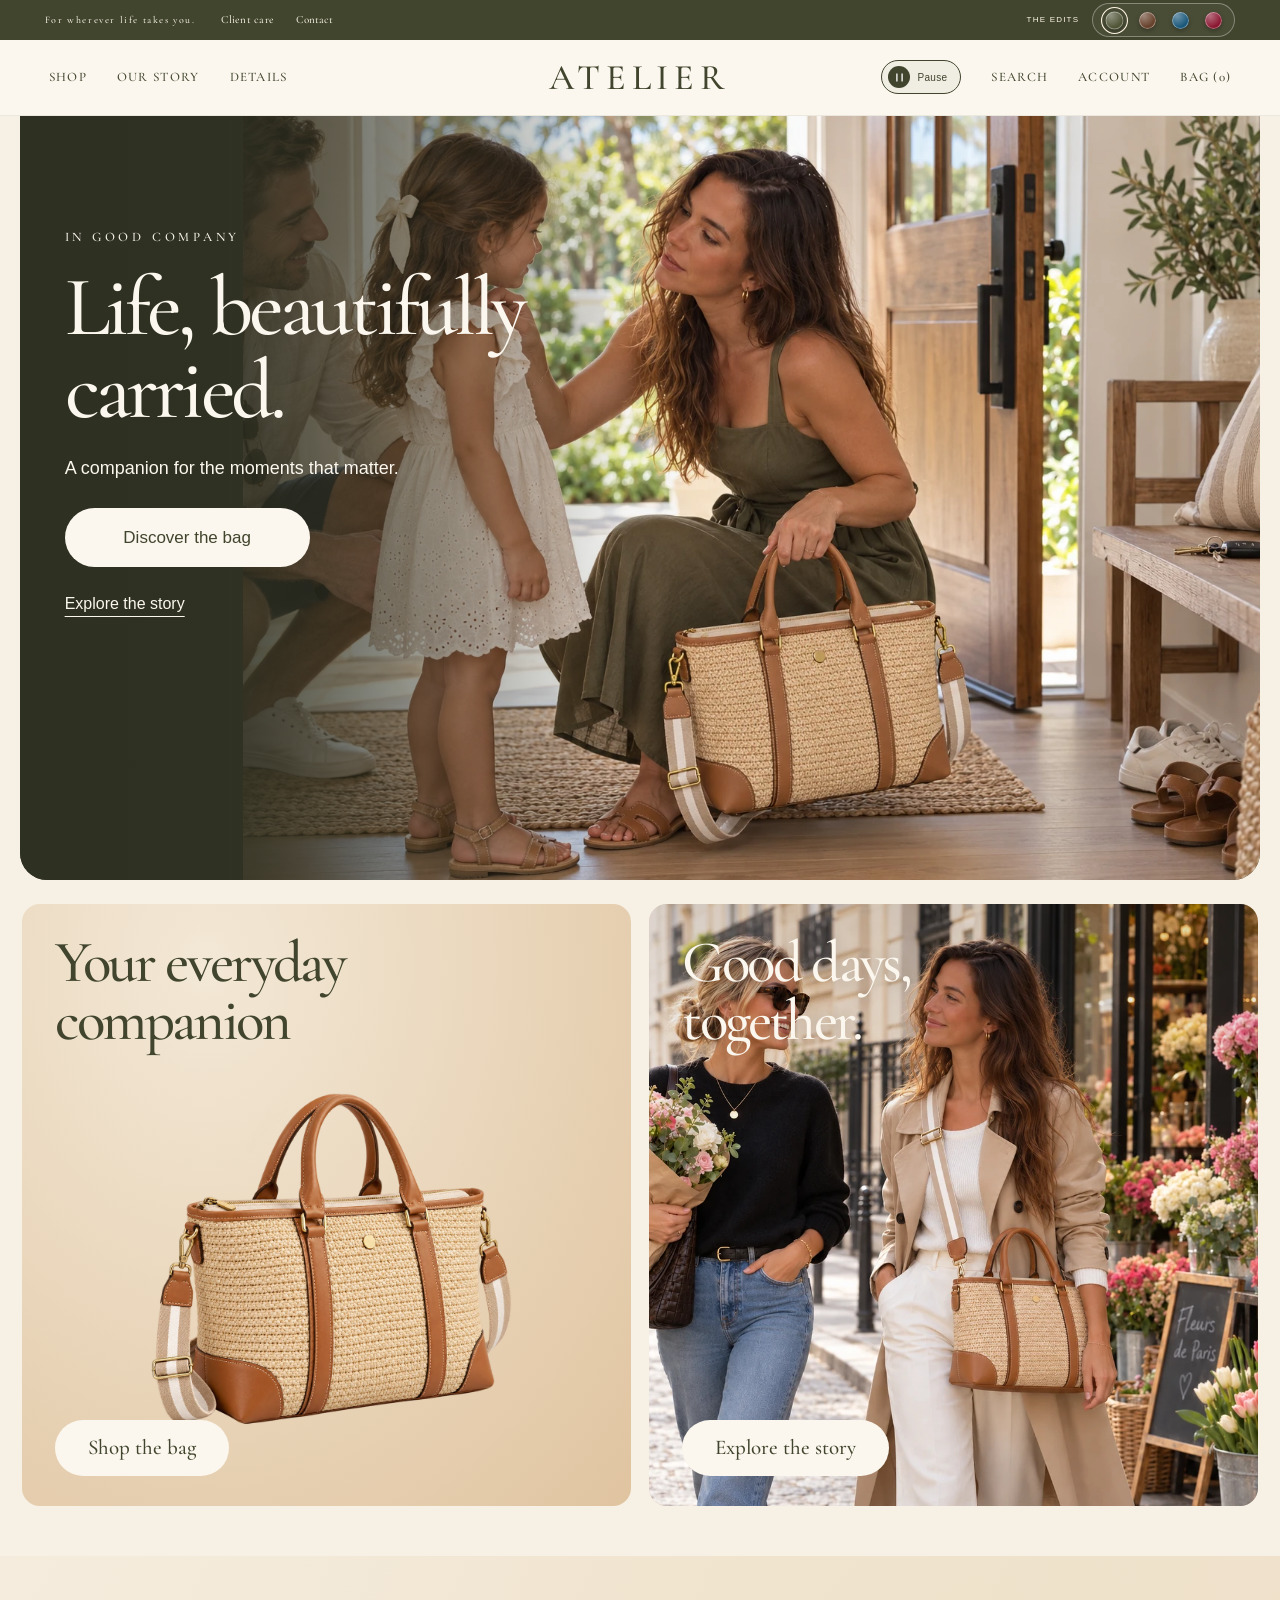
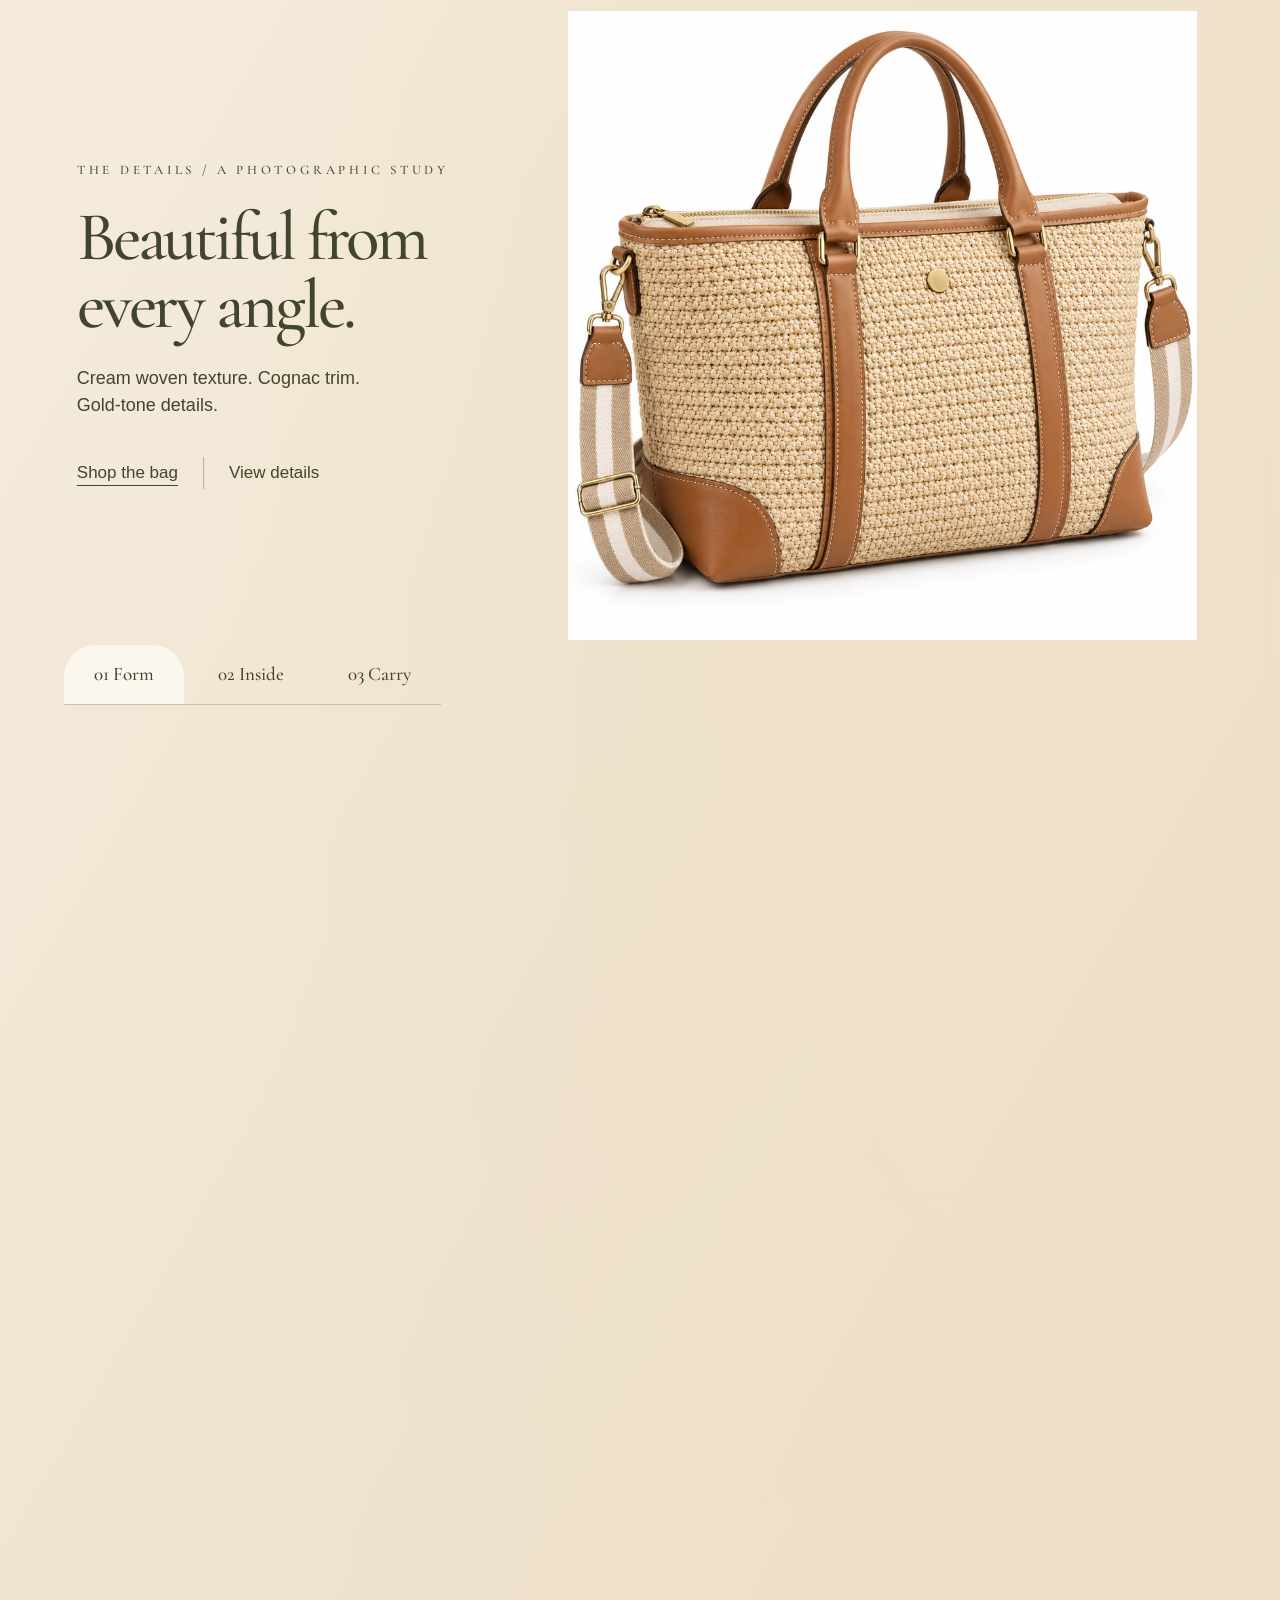
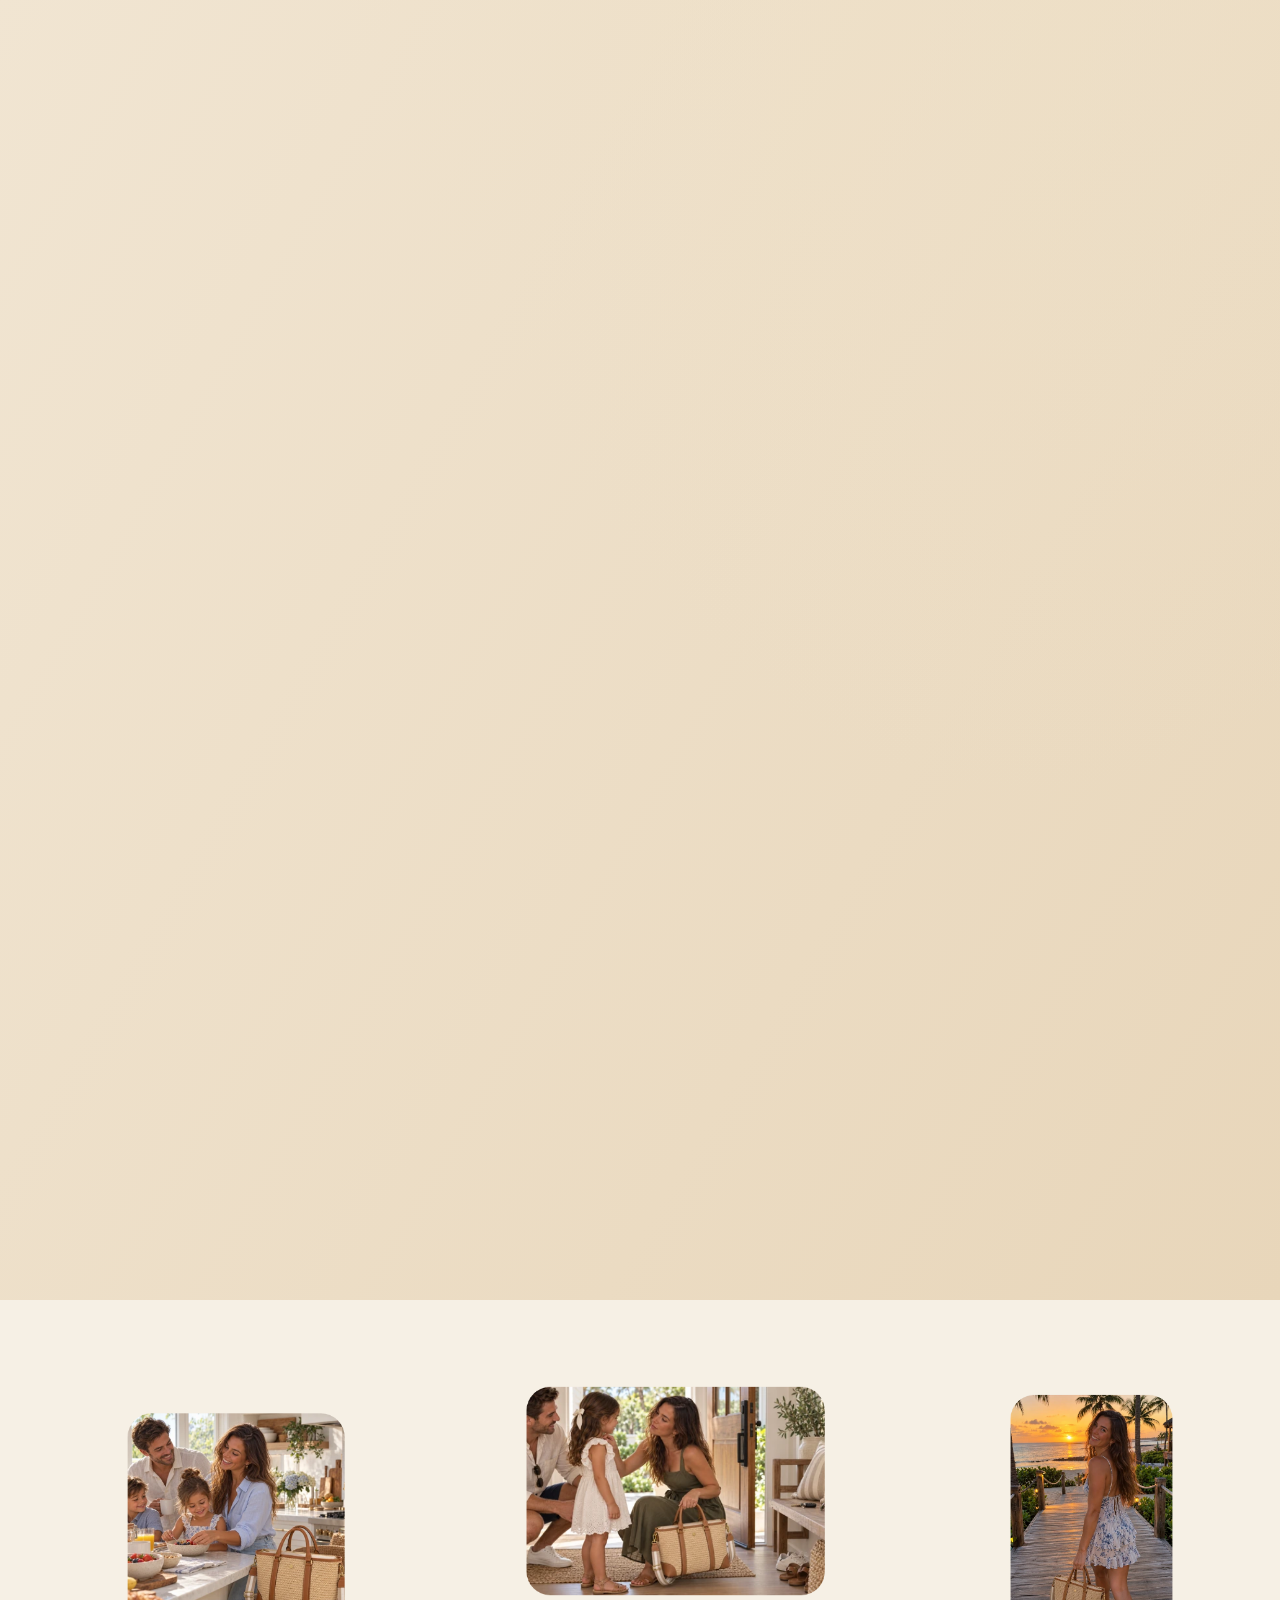
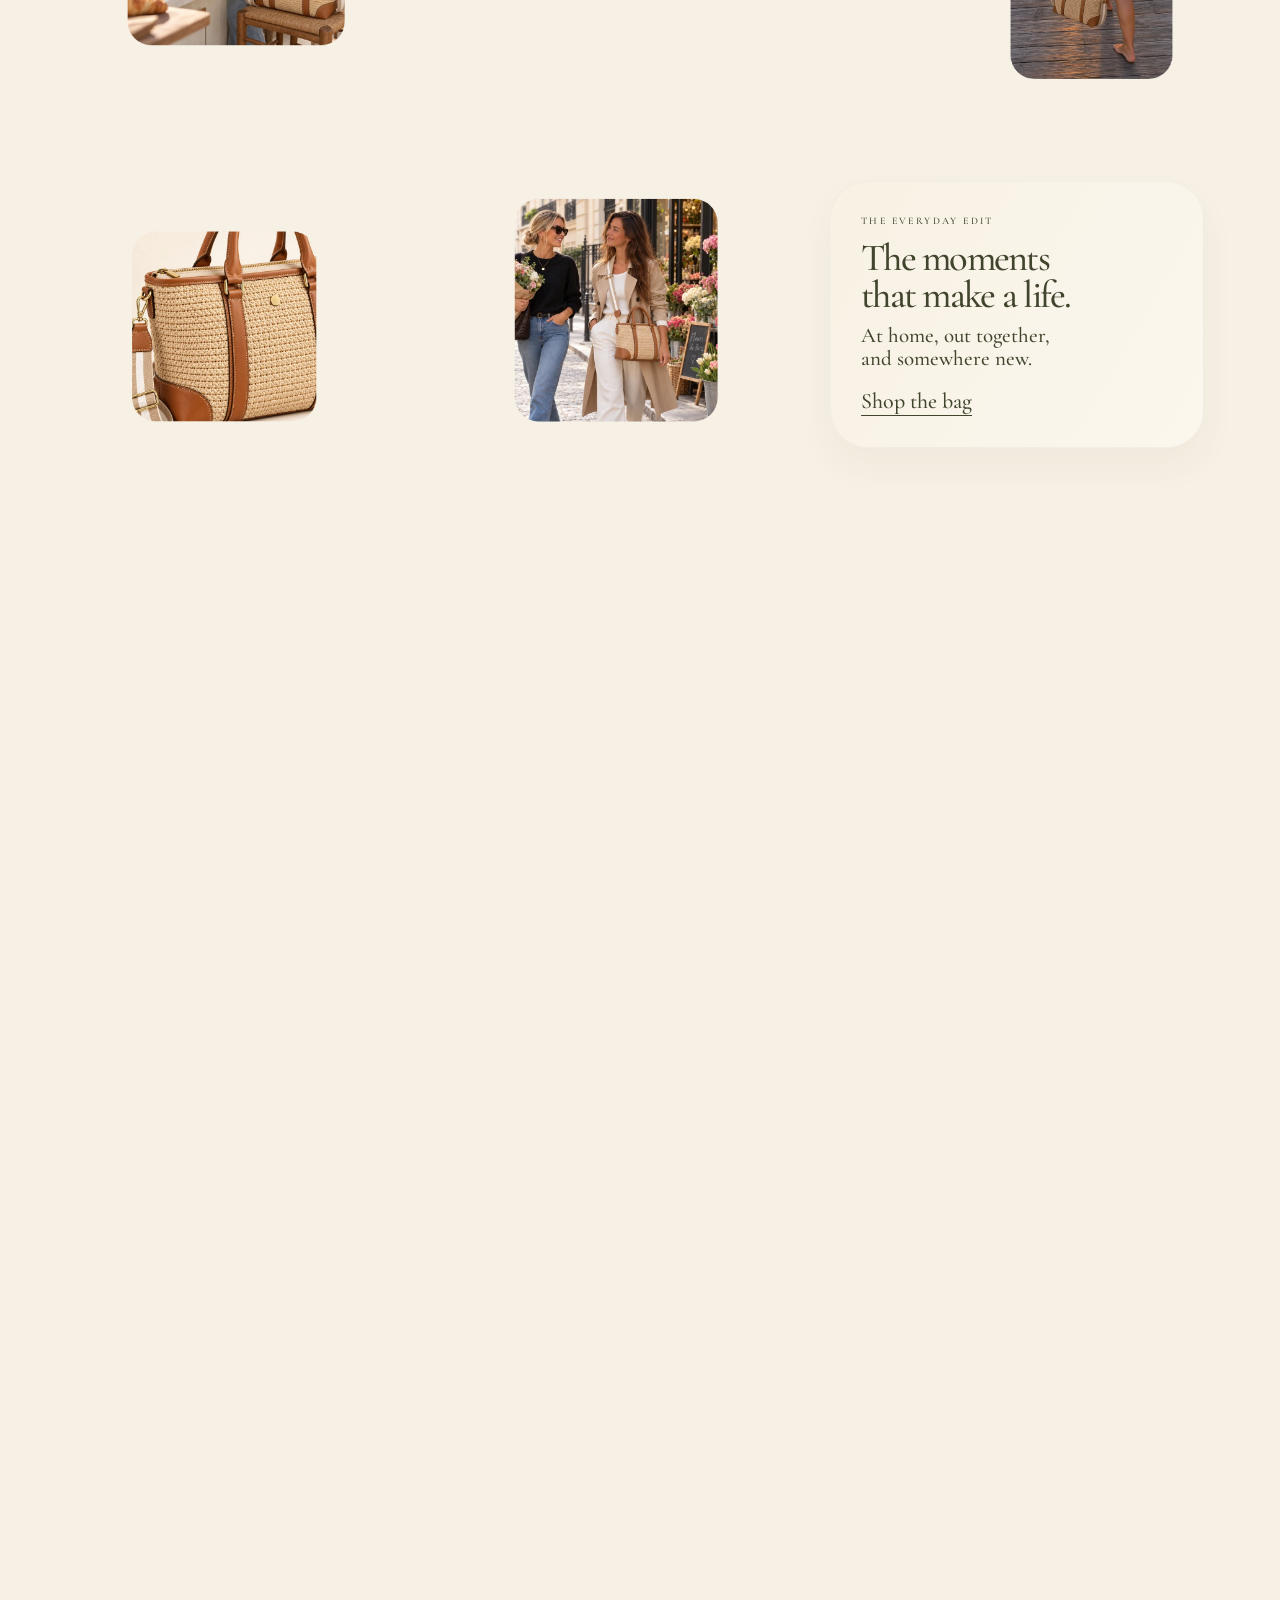
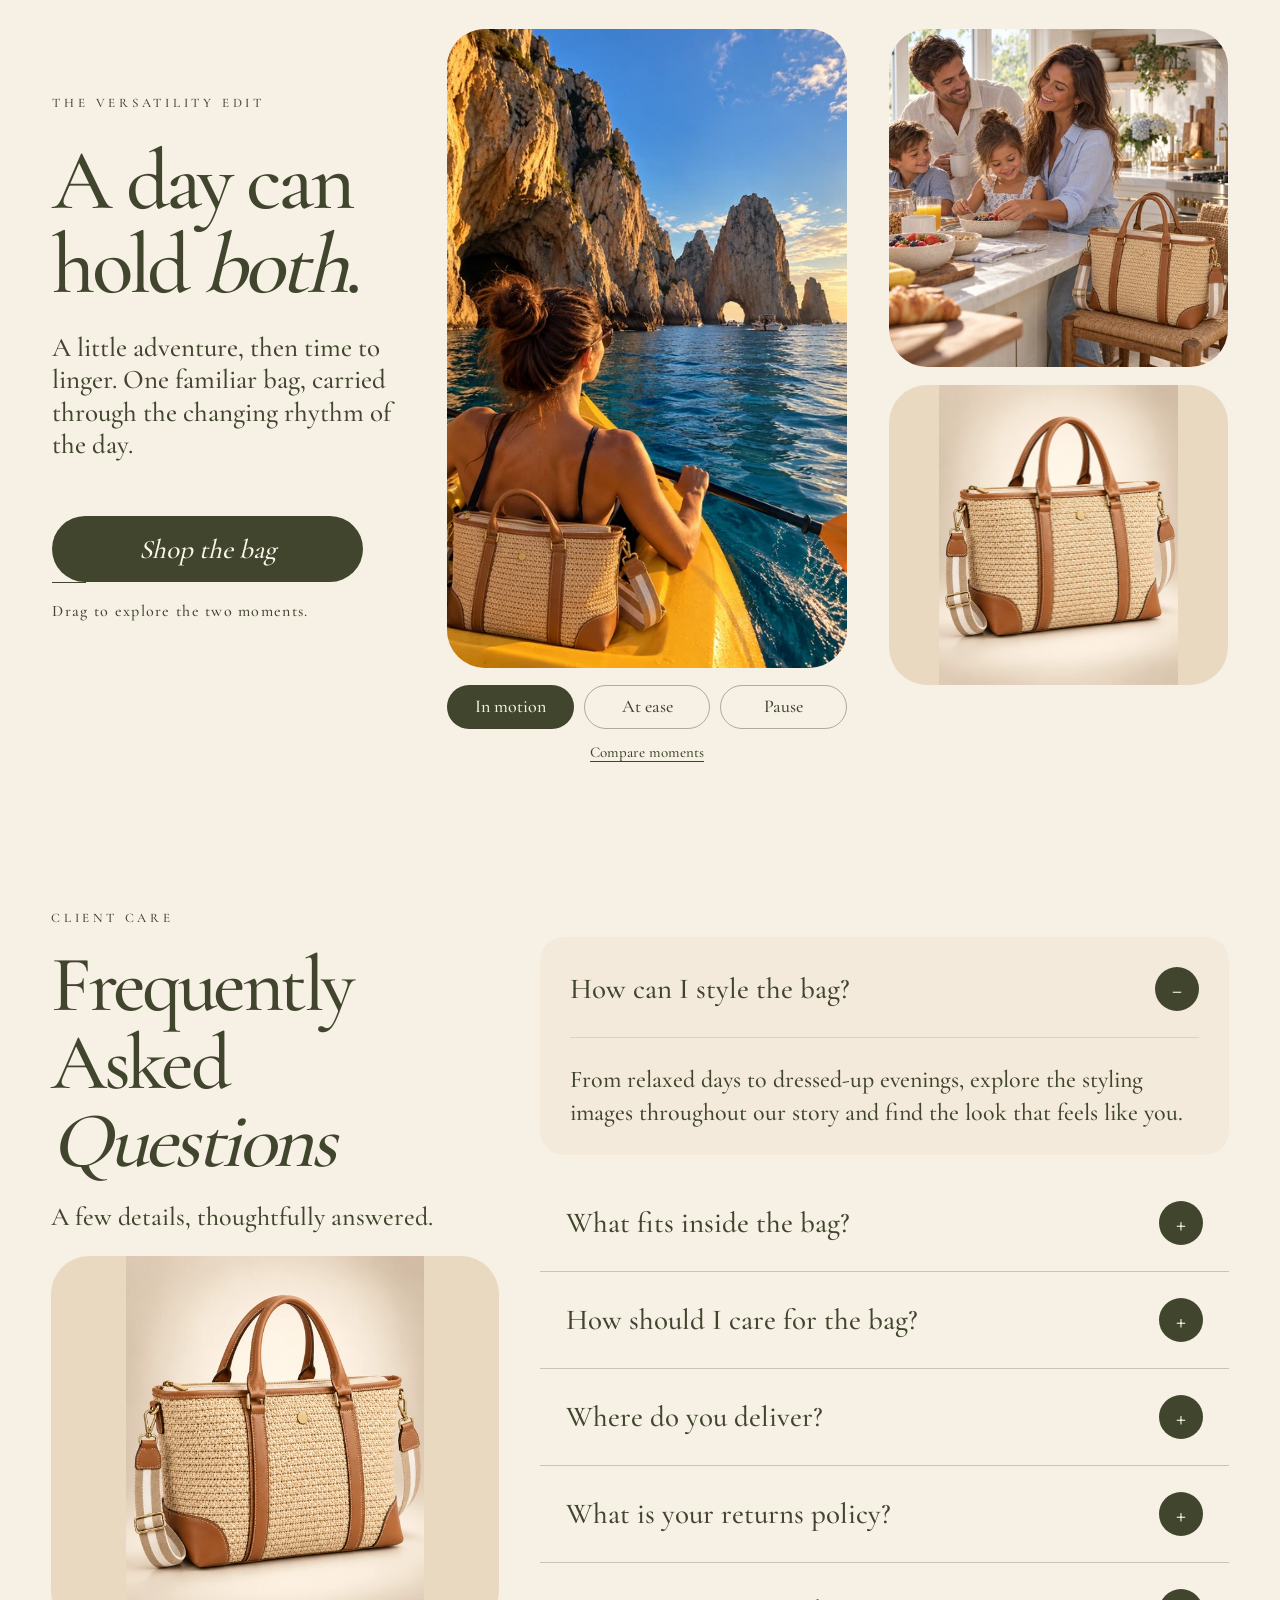
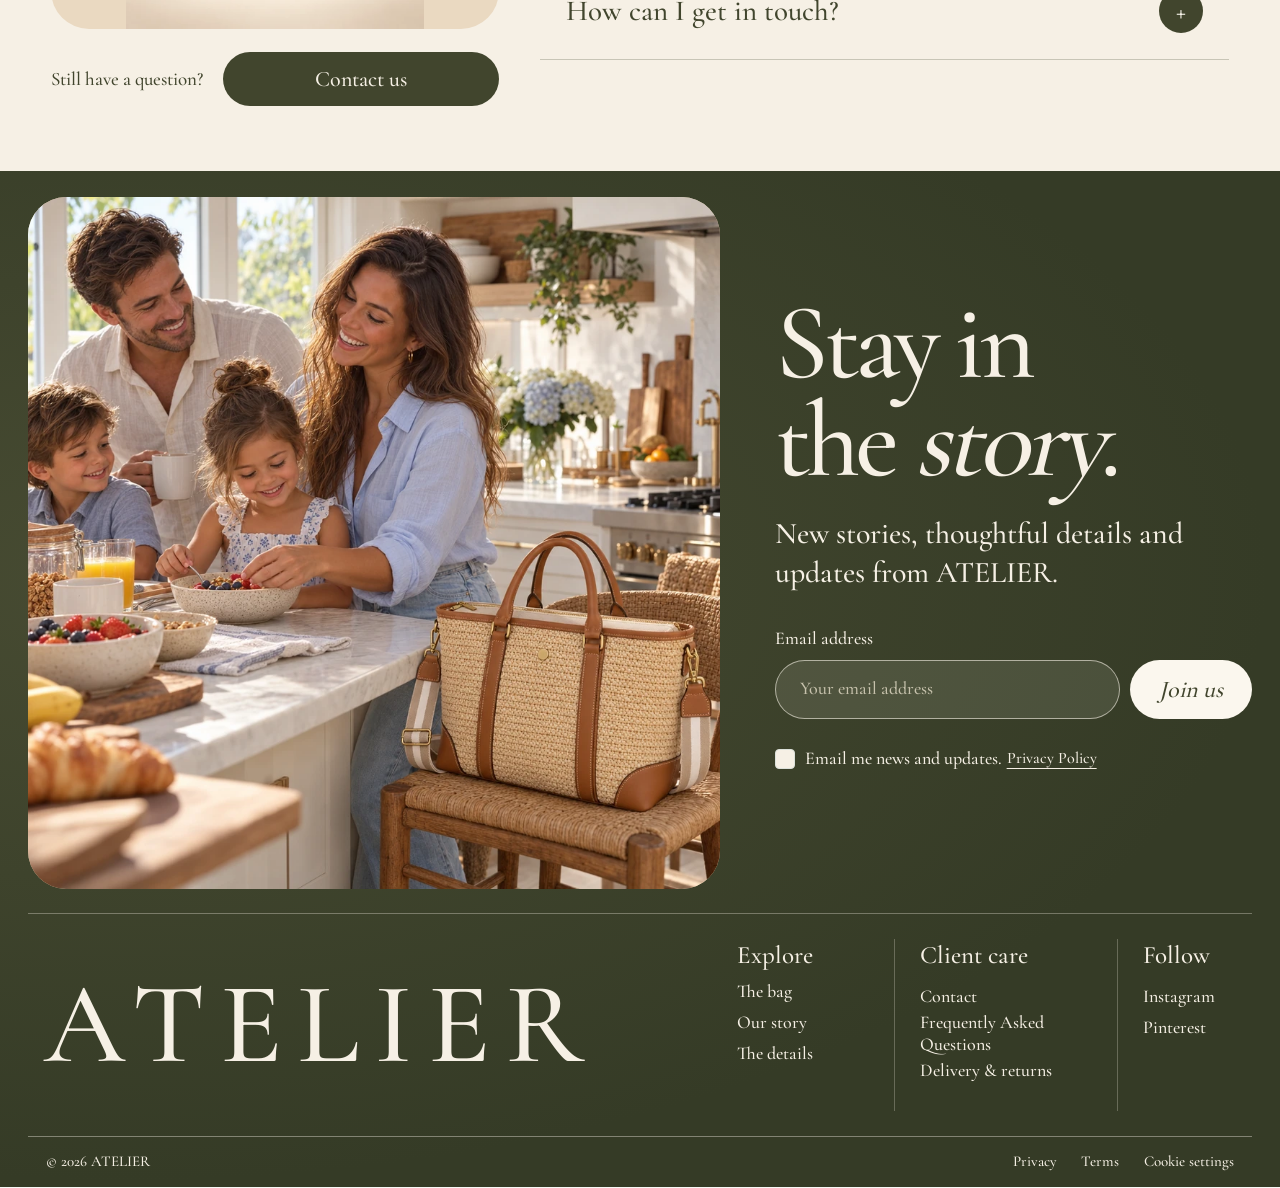
<file: templates/atelier/index.html>
<!doctype html><html lang="en"><head><script>if(location.pathname==="/")history.replaceState(null,"","/templates/coralia");</script><meta name="description" content="Explore Coralia through Residence, Design, Horizon and Legacy: four perspectives on a planned residential destination along Santo Domingo Este’s Caribbean waterfront."><meta charset="UTF-8"/><meta name="viewport" content="width=device-width, initial-scale=1.0"/><meta name="theme-color" content="#172e2a"/><title>Coralia Santo Domingo | Residences by the Caribbean</title>  <script type="module" crossorigin src="/assets/index-Ca_wF8Ws.js"></script>
  <link rel="stylesheet" crossorigin href="/assets/index-BcusOrrp.css">
</head><body><div id="root"></div></body></html>
</file>
<file: assets/index-BcusOrrp.css>
.ai-mode-picker{background:#eef0e9;border:1px solid #d9dfd4;border-radius:9px;flex-wrap:wrap;gap:8px;margin:0 0 20px;padding:5px;display:flex}.ai-mode-picker button{color:#294035;min-width:140px;font:inherit;cursor:pointer;background:0 0;border:1px solid #0000;border-radius:6px;flex:1;padding:12px 15px;font-size:13px;font-weight:700}.ai-mode-picker button[aria-pressed=true]{background:#fff;border-color:#bacbb8;box-shadow:0 2px 7px #1836210c}.ai-mode-note{color:#697466;font-size:12px;line-height:1.7}.ai-creation{border-top:1px solid #d9dfd4;margin-top:44px;padding-top:36px}.ai-section-heading{max-width:740px;margin-bottom:24px}.ai-section-heading h2{margin:9px 0;font-size:30px;line-height:1.2}.ai-section-heading>p:last-child{color:#626d60;line-height:1.7}.ai-setup-note{color:#43513e;background:#f3f3eb;border:1px solid #d7ddd1;border-radius:8px;max-width:820px;margin:16px 0 18px;padding:16px 18px}.ai-setup-note.available{background:#edf4eb;border-color:#c9d8c3}.ai-setup-note strong{font-size:14px}.ai-setup-note p{margin:6px 0;font-size:13px;line-height:1.65}.ai-setup-note small{font-size:11px;line-height:1.5;display:block}.ai-error{color:#7b3626;overflow-wrap:anywhere;background:#fff0ec;border-left:3px solid #a44934;padding:12px 16px;font-size:13px;line-height:1.6}.ai-input-hint{color:#69542d;background:#faf4e6;border-radius:5px;padding:11px 13px;font-size:12px;line-height:1.6}.ai-run-chooser{color:#596252;max-width:650px;margin:22px 0 15px;font-size:12px;display:block}.ai-run-chooser select{color:#273d30;width:100%;min-height:42px;font:inherit;background:#fff;border:1px solid #ced5c8;border-radius:5px;margin-top:6px;padding:8px;display:block}.ai-run-status{background:#fff;border:1px solid #d5ddd1;border-radius:9px;max-width:900px;margin-top:22px;padding:19px 22px}.ai-run-status>div:first-child{align-items:center;gap:8px;font-size:14px;display:flex}.ai-status-dot{background:#75916a;border-radius:50%;flex-shrink:0;width:7px;height:7px;display:inline-block}.ai-status-dot.working{box-shadow:0 0 0 4px #e1ebdb}.ai-run-status>p{color:#4d5e4c;margin:9px 0;font-size:13px;line-height:1.7}.ai-run-status>.ai-stage{color:#737d6c;margin-bottom:12px;font-size:11px;display:block}.ai-run-status>small:last-of-type{max-width:620px;margin-top:9px;font-size:11px;line-height:1.55;display:block}.ai-retry{border-top:1px solid #e0e5db;margin-top:13px;padding-top:12px}.ai-retry .checkbox-label{align-items:flex-start;gap:9px;margin-bottom:10px;font-size:12px;line-height:1.6;display:flex}.ai-retry input{flex-shrink:0;width:15px;height:15px;margin-top:4px}.ai-developer-details{color:#667160;border-top:1px solid #e0e5db;margin-top:18px;padding-top:12px;font-size:11px}.ai-developer-details summary{cursor:pointer}.ai-developer-details dl{grid-template-columns:80px 1fr;gap:6px;margin:13px 0;display:grid}.ai-developer-details dd{overflow-wrap:anywhere;margin:0}.ai-developer-details pre{white-space:pre-wrap;overflow-wrap:anywhere;background:#f6f7f3;max-height:240px;padding:10px;font-size:10px;overflow:auto}.ai-direction-grid{grid-template-columns:repeat(3,minmax(0,1fr));gap:20px;margin-top:25px;display:grid}.ai-direction-card{background:#fff;border:1px solid #d7ded1;border-radius:8px;min-width:0;overflow:hidden}.ai-direction-card.selected{outline-offset:2px;outline:2px solid #42684a}.ai-direction-choice{text-align:left;color:#263e2f;cursor:pointer;width:100%;font:inherit;background:#fff;border:0;border-bottom:1px solid #e0e5db;justify-content:space-between;align-items:center;gap:10px;padding:16px;display:flex}.ai-direction-choice>span{color:#6a7662;font-size:10px}.ai-direction-choice strong{font-size:14px;line-height:1.3}.ai-direction-preview{background:#eef1e7;height:290px;position:relative;overflow:hidden;container-type:inline-size}.ai-direction-preview>div{transform-origin:0 0;width:1100px;transform:scale(.3)}.ai-direction-card>p{color:#586550;margin:18px 0 22px;padding:0 17px;font-size:13px;line-height:1.7}.ai-candidate-actions{justify-content:space-between;align-items:center;gap:24px;margin:5px 0 15px;padding:24px 0;display:flex}.ai-candidate-actions>p{color:#5e6a55;max-width:590px;font-size:13px;line-height:1.7}.ai-candidate-actions>div{flex-wrap:wrap;gap:9px;display:flex}.ai-candidate-preview{background:#eef1e7;border:1px solid #d1d9cb;border-radius:9px;min-width:0;margin-top:25px;overflow:hidden}.ai-preview-toolbar{background:#f7f9f3;border-bottom:1px solid #d1d9cb;justify-content:space-between;align-items:center;gap:10px;padding:12px 16px;display:flex}.ai-preview-toolbar>strong{color:#47603c;font-size:12px}.ai-preview-scroll{height:620px;padding:20px;overflow:auto}.ai-preview-scroll>div{width:100%;min-height:100%;margin:0 auto;box-shadow:0 5px 22px #273d3020}.ai-preview-mobile>div{width:390px;max-width:100%}.ai-preview-note{color:#65745a;margin:13px 0;padding:0 15px;font-size:11px;line-height:1.5}.ai-section-edit{border-top:1px solid #d8dfd2;margin:25px -1px 0;padding-top:23px}.ai-section-edit h3{color:#2b4032;margin:6px 0 10px;font-size:19px}.ai-section-edit>p:not(.eyebrow){color:#626e59;font-size:12px;line-height:1.7}.ai-section-edit>label{font-size:12px}.ai-section-edit textarea{resize:vertical;min-height:100px}.ai-section-edit .ai-setup-note{margin:14px 0;padding:12px}.ai-section-edit .ai-run-status{margin-top:17px;padding:13px 12px}.ai-section-edit .ai-run-status>div:first-child,.ai-section-edit .ai-run-status>p{font-size:12px}.ai-section-edit .ai-run-chooser{margin-top:18px}.ai-section-edit .ai-comparison-caption{color:#3a4e33;margin:20px 0 9px;font-size:11px;font-weight:700}.ai-comparison{border:1px solid #d7dfd1;border-radius:6px;font-size:11px;overflow:hidden}.ai-comparison-header{background:#eef3e9;grid-template-columns:1fr 1fr;gap:8px;padding:10px;display:grid}.ai-comparison-header h4{color:#4c5e41;margin:0;font-size:10px;font-weight:700}.ai-comparison-row{border-top:1px solid #dfe5d9;grid-template-columns:1fr 1fr;gap:0 9px;padding:10px;display:grid}.ai-comparison-row>strong{text-transform:uppercase;letter-spacing:.06em;color:#5f7155;grid-column:1/-1;font-size:10px}.ai-comparison-row p{overflow-wrap:anywhere;white-space:pre-wrap;color:#394c30;margin:6px 0 0;line-height:1.6}.ai-comparison-row p>span{display:none}.ai-comparison>p{padding:11px;font-size:12px}.ai-edit-preview{color:#435c39;margin-top:17px;font-size:12px}.ai-edit-preview summary{cursor:pointer}.ai-edit-preview .ai-candidate-preview{margin-top:12px}.ai-edit-preview .ai-preview-toolbar{flex-wrap:wrap;padding:10px}.ai-edit-preview .ai-preview-scroll{height:400px;padding:0}.ai-edit-preview .ai-preview-scroll>div{min-width:0}.ai-edit-preview .ai-preview-note{font-size:10px}.ai-edit-actions{flex-direction:column;gap:8px;margin-top:17px;display:flex}.ai-edit-actions button{justify-content:center;width:100%}.ai-section-edit :is(.primary,.secondary){white-space:normal;text-align:center}.ai-creation button:focus-visible,.ai-section-edit :is(button,summary):focus-visible{outline-offset:3px;outline:3px solid #4a8358}.ai-creation button:disabled,.ai-section-edit button:disabled{cursor:not-allowed;opacity:.55}@supports (width:1cqw){.ai-direction-preview>div{transform:scale(calc(100cqw / 1100px))}}@media (width<=1000px){.ai-direction-grid{gap:13px}.ai-direction-preview{height:230px}.ai-direction-choice{gap:6px;padding:12px}.ai-direction-choice strong{font-size:12px}.ai-candidate-actions{flex-direction:column;align-items:flex-start;gap:10px}}@media (width<=700px){.ai-creation{margin-top:30px;padding-top:25px}.ai-section-heading h2{font-size:25px}.ai-direction-grid{grid-template-columns:1fr;gap:20px}.ai-direction-preview{height:315px}.ai-direction-choice strong{font-size:15px}.ai-direction-choice,.ai-run-status{padding:16px}.ai-candidate-actions>div{width:100%}.ai-candidate-actions button{justify-content:center;width:100%}.ai-preview-scroll{height:560px;padding:0}.ai-preview-toolbar{flex-wrap:wrap}.ai-preview-toolbar>strong{font-size:11px}.ai-preview-mobile>div{max-width:100%}.ai-creation>.primary{justify-content:center;width:100%}.ai-section-edit{margin-top:24px}}.ai-run-status>.ai-stage{color:#53604a}.storefront.sf-ai{--ai-paper:#f6f4eb;--ai-ink:#183d33;--ai-accent:#dce8d2;--ai-edge:#bdcabb;color:var(--ai-ink);background:var(--ai-paper);container-type:inline-size}.sf-ai.ai-palette-ink{--ai-paper:#f4f5f5;--ai-ink:#202b3b;--ai-accent:#e0e7ee;--ai-edge:#b9c4cf}.sf-ai.ai-palette-clay{--ai-paper:#fcf1e7;--ai-ink:#623628;--ai-accent:#eed2b7;--ai-edge:#d1aa91}.sf-ai :is(.sf-announcement,.sf-primary){color:var(--ai-paper);background:var(--ai-ink)}.sf-ai :is(.sf-nav,.sf-footer,.sf-section,.sf-subpage){color:var(--ai-ink);background:var(--ai-paper)}.sf-ai :is(.sf-nav,.sf-footer){border-color:var(--ai-edge)}.sf-ai .sf-section:nth-child(2n){background:var(--ai-accent)}.storefront.sf-ai.ai-type-sans :is(h1,h2,h3,.sf-brand){letter-spacing:-.035em;font-family:Inter,-apple-system,BlinkMacSystemFont,Segoe UI,sans-serif}.storefront.sf-ai.ai-type-serif :is(h1,h2,.sf-brand){font-family:Georgia,Times New Roman,serif}.sf-ai :is(h1,h2,h3,p,strong,button,span){overflow-wrap:anywhere}.sf-ai :is(.sf-hero-copy,.sf-story-copy,.sf-product-caption)>*{max-width:100%}.sf-ai .sf-hero.layout-stack{flex-direction:column;min-height:0;display:flex}.sf-ai .sf-hero.layout-stack .sf-hero-copy{text-align:center;align-self:center;max-width:900px;padding:65px 7%}.sf-ai .sf-hero.layout-stack .sf-hero-image{width:100%;height:390px;max-height:55cqw}.sf-ai .sf-hero.layout-wide{grid-template-columns:1.4fr 1fr;align-items:center;gap:35px;min-height:440px;padding:45px 5%;display:grid}.sf-ai .sf-hero.layout-wide .sf-hero-copy{padding:10px 0}.sf-ai .sf-hero.layout-wide .sf-hero-image{border-radius:50% 50% 3px 3px;width:100%;height:360px}.sf-ai .sf-story.layout-stack{flex-direction:column;align-items:stretch;display:flex}.sf-ai .sf-story.layout-stack .sf-story-image{object-fit:cover;width:100%;max-height:420px}.sf-ai .sf-story.layout-stack .sf-story-copy{max-width:760px;padding:35px 0 0}.sf-ai .sf-story.layout-wide{grid-template-columns:1.4fr 1fr;align-items:center;gap:45px;display:grid}.sf-ai .sf-story.layout-wide .sf-story-image{object-fit:cover;width:100%;height:340px}.sf-ai .sf-story.layout-wide .sf-story-copy{padding:0}.sf-ai .sf-products.layout-split .sf-product-grid{grid-template-columns:1fr}.sf-ai .sf-products.layout-split .sf-product-card{text-align:left;border-bottom:1px solid var(--ai-edge);grid-template-columns:minmax(0,.75fr) minmax(0,1.25fr);align-items:center;gap:24px;padding-bottom:24px;display:grid}.sf-ai .sf-products.layout-split .sf-product-card>:is(img,.image-fallback){object-fit:cover;grid-row:1/3;width:100%;height:240px}.sf-ai .sf-products.layout-split .sf-card-link{margin:0}.sf-ai .sf-products.layout-stack .sf-product-grid{grid-template-columns:repeat(2,minmax(0,1fr))}.sf-ai .sf-products.layout-wide .sf-product-grid{grid-template-columns:repeat(3,minmax(0,1fr))}.sf-ai .sf-specs.layout-stack .sf-facts{grid-template-columns:1fr;display:grid}.sf-ai .sf-specs.layout-split .sf-facts{grid-template-columns:repeat(2,minmax(0,1fr));display:grid}.sf-ai.ai-density-compact :is(.sf-products,.sf-specs,.sf-faq),.sf-ai.ai-density-compact .sf-hero-copy{padding-top:35px;padding-bottom:35px}.sf-ai.ai-density-compact .sf-section-heading{margin-bottom:22px}.sf-ai :is(.sf-product-card,.sf-facts>div,.sf-product-detail>div){min-width:0}@container (width<=650px){.sf-ai .sf-hero.layout-wide,.sf-ai .sf-story.layout-wide{grid-template-columns:1fr;gap:24px;padding:30px 6%}.sf-ai .sf-hero.layout-stack .sf-hero-copy{padding:38px 6%}.sf-ai .sf-hero.layout-wide .sf-hero-image{border-radius:0;height:280px}.sf-ai .sf-story.layout-wide .sf-story-image{height:260px}.sf-ai .sf-products:is(.layout-stack,.layout-wide) .sf-product-grid,.sf-ai .sf-specs.layout-split .sf-facts{grid-template-columns:1fr}.sf-ai .sf-products.layout-split .sf-product-card{grid-template-columns:1fr;gap:12px}.sf-ai .sf-products.layout-split .sf-product-card>:is(img,.image-fallback){aspect-ratio:1.2;grid-row:auto;height:auto}}.storefront.sf-ai .sf-hero.layout-wide .sf-hero-copy{background:0 0;width:auto;max-width:none;margin:0}.storefront.sf-ai .sf-hero.layout-wide .sf-hero-image{min-height:0;position:static;inset:auto}:root{color:#25352e;font-synthesis:none;--green:#244f3d;--line:#e0e5df;--muted:#788279;background:#f7f8f5;font-family:Inter,-apple-system,BlinkMacSystemFont,Segoe UI,sans-serif;font-weight:400}*{box-sizing:border-box}body{margin:0}button,input,textarea,select{font:inherit}button,a,input,select,textarea{-webkit-tap-highlight-color:transparent}button{cursor:pointer}button:disabled{cursor:not-allowed;opacity:.45}a{color:inherit}button:focus-visible,a:focus-visible,input:focus-visible,textarea:focus-visible,select:focus-visible,summary:focus-visible{outline-offset:3px;outline:3px solid #9eb99e}button{color:inherit}input,textarea,select{color:#293c30;background:#fff;border:1px solid #dce1da;border-radius:6px;width:100%;min-height:42px;padding:11px 12px}textarea{resize:vertical;line-height:1.6}label{font-size:12px;font-weight:600;line-height:1.5;display:block}label>input,label>textarea,label>select{margin-top:7px;margin-bottom:18px}h1,h2,h3,p{margin-top:0}p{line-height:1.65}button{background:0 0;border:0}.primary,.secondary{border-radius:6px;justify-content:center;align-items:center;gap:16px;min-height:40px;padding:11px 17px;font-size:12px;font-weight:600;line-height:1.3;text-decoration:none;display:inline-flex}.primary{background:var(--green);color:#fff;border:1px solid var(--green)}.primary:hover{background:#183e2d}.primary span{margin-left:auto}.secondary{background:#fff;border:1px solid #d9e0d8}.secondary:hover{background:#f0f4ed}.full{width:100%;margin-bottom:10px}.eyebrow{letter-spacing:1.9px;color:#53644a;margin-bottom:15px;font-size:9px;font-weight:700}.app-header{border-bottom:1px solid var(--line);background:#fff;justify-content:space-between;align-items:center;height:80px;padding:0 32px;display:flex}.app-logo{align-items:center;gap:12px;font-size:14px;font-weight:650;text-decoration:none;display:flex}.app-logo small{letter-spacing:1.7px;color:#53644a;margin-top:6px;font-size:8px;font-weight:500;display:block}.app-symbol{color:#fff;background:#244f3d;border-radius:9px;justify-content:center;align-items:center;width:35px;height:35px;font:italic 33px Georgia,serif;display:inline-flex}.mode-label{color:#53644a;align-items:center;gap:8px;font-size:10px;display:flex}.mode-label i,.green-dot{background:#6f9676;border-radius:50%;flex-shrink:0;width:6px;height:6px;display:inline-block}.local-avatar{background:#f1eee6;border:1px solid #e3e2d9;border-radius:50%;place-items:center;width:31px;height:31px;font-size:11px;display:grid}.feedback-area{z-index:100;pointer-events:none;width:min(600px,90vw);position:fixed;top:91px;left:50%;transform:translate(-50%)}.feedback{pointer-events:auto;background:#f0f7ec;border:1px solid #d4dfd0;border-radius:8px;justify-content:space-between;align-items:center;gap:20px;padding:14px 16px;font-size:12px;display:flex;box-shadow:0 5px 30px #1f37221a}.feedback.error{color:#913e2e;background:#fff1ed;border-color:#efc7ba}.feedback button{font-size:20px;line-height:1}.app-loading{text-align:center;padding:150px 20px;font-size:13px}.app-loading p{margin-top:20px}.intake{max-width:1230px;margin:0 auto;padding:65px 40px 60px}.intake-heading{max-width:560px;margin-bottom:40px}.intake-heading h1{letter-spacing:-2px;margin-bottom:22px;font-family:Georgia,serif;font-size:55px;font-weight:400;line-height:1.08}.intake-heading h1 span{color:#53644a}.intake-heading>p:last-child{color:#53644a;max-width:450px;font-size:13px}.intake-grid{grid-template-columns:1fr 1fr;gap:25px;display:grid}.intake-panel{border:1px solid var(--line);background:#fff;border-radius:10px;padding:29px 32px 25px}.panel-title{align-items:flex-start;gap:13px;margin-bottom:25px;display:flex}.step-number{color:#53644a;border:1px solid #dce3d8;border-radius:50%;flex-shrink:0;justify-content:center;align-items:center;width:28px;height:28px;font-size:10px;display:inline-flex}.panel-title h2{margin:2px 0 7px;font-size:16px;font-weight:600}.panel-title p{color:#53644a;margin:0;font-size:11px}.fixture-option{border:1px solid var(--line);cursor:pointer;border-radius:7px;align-items:center;gap:14px;min-height:90px;margin-bottom:10px;padding:11px;display:flex;position:relative}.fixture-option.chosen{background:#f6f9f2;border-color:#91aa8e}.fixture-option>input{opacity:0;cursor:pointer;width:100%;height:100%;margin:0;position:absolute;inset:0}.fixture-option:focus-within{outline:3px solid #a7b99a}.fixture-option img,.fixture-no-image{object-fit:cover;border-radius:4px;flex-shrink:0;width:65px;height:65px}.fixture-no-image{color:#53644a;background:#e1e2d5;place-items:center;font-family:Georgia,serif;display:grid}.fixture-option strong{max-width:260px;font-size:11px;line-height:1.5;display:block}.fixture-option small{color:#53644a;margin-top:5px;font-size:10px;font-weight:400;display:block}.check-symbol{border:1px solid #c4d2be;border-radius:50%;flex-shrink:0;place-items:center;width:20px;height:20px;margin-left:auto;font-size:11px;display:grid}.chosen .check-symbol{color:#fff;background:#375a41;border-color:#375a41}.fact-note{color:#53644a;border-top:1px solid #e8ece4;margin-top:25px;padding-top:20px;font-size:11px}.fact-note strong{color:#53644a;font-weight:600}.fact-note p{margin-top:7px;margin-bottom:0}.truth-note{text-align:center;color:#53644a;margin-top:3px;font-size:9px;display:block}.recent-projects{margin-top:35px}.recent-projects h2{font-size:15px}.recent-projects button{margin:0 10px 10px 0}.recent-projects small{color:#53644a;font-size:10px}.directions-section{border-top:1px solid var(--line);margin-top:70px;padding-top:40px}.directions-section>h2,.content-heading h2{letter-spacing:-.7px;margin-bottom:15px;font:400 32px Georgia,serif}.directions-section>p:not(.eyebrow),.content-heading>p:not(.eyebrow){color:#53644a;font-size:12px}.direction-grid{grid-template-columns:repeat(3,minmax(0,1fr));gap:20px;margin-top:30px;display:grid}.direction-card{background:#fff;border:1px solid #dce2d9;border-radius:9px;overflow:hidden}.direction-card.active{border-color:#426a45;box-shadow:0 0 0 2px #426a4510}.direction-select{text-align:left;align-items:center;gap:10px;width:100%;padding:17px;font-size:12px;display:flex}.direction-select>span:first-child{color:#53644a;font-size:9px}.direction-select>span:last-child{color:#53644a;margin-left:auto}.direction-mini{pointer-events:none;background:#edece4;border-top:1px solid #e1e5dd;border-bottom:1px solid #e1e5dd;height:270px;overflow:hidden}.direction-mini>div{transform-origin:0 0;width:1000px;transform:scale(.34)}.direction-description{padding:18px}.direction-description p{color:#53644a;min-height:57px;font-size:11px}.direction-description button{width:100%}.build-row{color:#53644a;justify-content:space-between;align-items:center;margin-top:25px;font-size:11px;display:flex}.project-bar{background:#fff;justify-content:space-between;align-items:center;gap:20px;padding:28px 32px 25px;display:flex}.project-bar .eyebrow{letter-spacing:1.5px;margin-bottom:8px;font-size:8px}.project-bar h1{letter-spacing:-.5px;align-items:center;gap:14px;margin-bottom:9px;font-size:22px;font-weight:550;display:flex}.revision-badge{color:#53644a;letter-spacing:0;background:#f0f2ec;border:1px solid #e1e7db;border-radius:4px;padding:5px 7px;font-size:9px;font-weight:500}.project-bar p:last-child{color:#53644a;margin-bottom:0;font-size:10px}.project-bar p strong{color:#53644a;font-weight:400}.project-bar p>span{margin:0 9px}.project-actions{gap:8px;display:flex}.workspace-tabs{border-top:1px solid #edf0e9;border-bottom:1px solid var(--line);background:#fff;justify-content:space-between;align-items:center;height:50px;padding:0 32px;display:flex}.workspace-tabs nav{gap:26px;height:100%;display:flex}.workspace-tabs nav button{color:#53644a;border-bottom:2px solid #0000;padding:0 3px;font-size:11px}.workspace-tabs nav button[aria-current]{color:#31583c;border-color:#31583c;font-weight:600}.approval-status{color:#53644a;background:#f8f8ef;border:1px solid #e5e5d4;border-radius:20px;align-items:center;gap:5px;padding:5px 9px;font-size:9px;display:flex}.approval-status i{background:currentColor;border-radius:50%;width:4px;height:4px}.approval-status.approved{color:#53644a;background:#f2f8ed;border-color:#d7e4d0}.studio{grid-template-columns:190px minmax(0,1fr) 265px;min-height:710px;display:grid}.outline,.inspector{background:#fff}.outline{border-right:1px solid var(--line);padding:20px 13px}.sidebar-heading{letter-spacing:1.25px;color:#53644a;justify-content:space-between;align-items:center;margin-bottom:22px;font-size:8px;display:flex}.outline-page{margin-bottom:16px;padding:0 8px;font-size:11px}.outline-page strong{margin-left:8px;font-weight:550}.outline-section{text-align:left;border:1px solid #0000;border-radius:5px;align-items:center;gap:10px;width:100%;margin:5px 0;padding:11px 8px;font-size:10px;display:flex}.outline-section small{color:#53644a;margin-top:5px;font-size:8px;display:block}.outline-section>span:last-child{color:#53644a;margin-left:auto}.outline-icon{color:#53644a;font-size:17px}.outline-section.active{background:#f1f5eb;border-color:#dfe8d6}.outline-note{color:#53644a;border-top:1px solid #e9eee2;margin:30px 8px 0;padding-top:20px;font-size:9px;line-height:1.6}.outline-note>span{color:#53644a;font-size:20px}.outline-note p{margin-top:10px}.preview-pane{background:#eaece6;flex-direction:column;min-width:0;display:flex}.preview-toolbar{color:#53644a;border-bottom:1px solid #dce1d4;flex-shrink:0;justify-content:space-between;align-items:center;gap:8px;height:50px;padding:0 18px;font-size:9px;display:flex}.preview-toolbar>span:first-child{align-items:center;gap:6px;display:flex}.device-switch{background:#e1e5db;border-radius:5px;padding:3px;display:flex}.device-switch button{color:#53644a;border-radius:3px;padding:5px 8px;font-size:9px}.device-switch button[aria-pressed=true]{color:#53644b;background:#fff;box-shadow:0 1px 3px #45504010}.preview-scroll{scrollbar-width:thin;height:760px;padding:22px;overflow:auto}.preview-canvas{background:#f7f5ed;max-width:1250px;min-height:100%;margin:auto;box-shadow:0 4px 20px #364a3210;container-type:inline-size}.mobile-preview .preview-canvas{width:390px;max-width:100%;min-height:740px}.preview-bottom{color:#53644a;border-top:1px solid #dfe3d7;justify-content:space-between;gap:8px;padding:12px 18px;font-size:8px;display:flex}.inspector{border-left:1px solid var(--line);padding:20px 18px}.inspector-title h2{margin-bottom:8px;font-size:15px;font-weight:550}.inspector-title p{color:#53644a;margin-bottom:22px;font-size:10px;line-height:1.6}.inspector label{font-size:10px;font-weight:500}.inspector input,.inspector textarea,.inspector select{max-width:100%;min-height:36px;margin-top:6px;margin-bottom:15px;padding:9px 10px;font-size:11px}.checkbox-label{align-items:center;gap:8px;margin:0 0 18px;display:flex}.checkbox-label>input{accent-color:#406242;width:13px;height:13px;min-height:0;margin:0}.move-controls{gap:7px;margin-bottom:18px;display:flex}.move-controls button{flex:1;min-height:32px;padding:9px;font-size:9px}.save-hint{color:#53644a;text-align:center;margin-top:5px;font-size:9px;line-height:1.6}.app-footer{color:#53644a;border-top:1px solid var(--line);justify-content:space-between;padding:20px 32px;font-size:9px;display:flex}.history-view,.review-view{max-width:1100px;margin:auto;padding:45px 35px 70px}.content-heading{max-width:650px;margin-bottom:30px}.history-grid{border:1px solid var(--line);background:#fff;border-radius:9px;grid-template-columns:300px 1fr;display:grid;overflow:hidden}.history-list{border-right:1px solid var(--line);max-height:650px;padding:15px;overflow:auto}.history-entry{text-align:left;border-bottom:1px solid #edf0e7;border-radius:5px;width:100%;padding:16px 14px;font-size:11px;display:block}.history-entry.active{background:#f0f5e9}.history-entry p{color:#53644a;margin:7px 0;font-size:10px}.history-entry small{color:#53644a;font-size:8px}.history-dot{background:#819574;border-radius:50%;width:6px;height:6px;margin-right:8px;display:inline-block}.revision-detail{min-width:0;padding:28px}.revision-detail h3{font-size:17px;font-weight:550}.revision-diff p{overflow-wrap:anywhere;background:#f7f8f1;border:1px solid #e5e9dc;border-left:3px solid #8da57d;padding:13px;font-size:11px}.revision-diff small{color:#53644a;margin:25px 0;font-size:10px;display:block}.revision-detail details{margin:20px 0}.empty-panel{text-align:center;color:#53644a;padding:60px 15px}.empty-panel>span{color:#53644a;margin-bottom:25px;font-size:37px;display:block}.empty-panel h3{font-size:18px}.empty-panel p{font-size:12px}.review-grid{grid-template-columns:1fr 1fr;gap:24px;display:grid}.review-card{border:1px solid var(--line);background:#fff;border-radius:9px;min-width:0;padding:25px}.review-card-title{align-items:center;gap:12px;margin-bottom:23px;display:flex}.review-card h3{margin:0;font-size:16px;font-weight:550}.review-card>p{color:#53644a;font-size:11px}.review-summary{flex-wrap:wrap;gap:8px;margin:20px 0;display:flex}.review-summary p{color:#53644a;background:#f4f6ef;border:1px solid #e3e9d9;border-radius:4px;margin:0;padding:5px 7px;font-size:9px}.manifest-list{margin:10px 0 25px;padding:0;list-style:none}.manifest-list li{border-bottom:1px solid #e8edde;gap:12px;padding:18px 0;display:flex}.manifest-list li>span{color:#53644a}.manifest-list strong{font-size:11px;font-weight:550}.manifest-list p{color:#53644a;margin:6px 0;font-size:10px}.manifest-list small{color:#53644a;font-size:8px}details{color:#53644a;font-size:10px;line-height:1.6}summary{cursor:pointer;color:#53644a;padding:10px 0}code{white-space:pre-wrap;overflow-wrap:anywhere;background:#f4f6ee;max-height:300px;margin:8px 0;padding:12px;font-size:9px;display:block;overflow:auto}.review-card details{margin-bottom:15px}.destination-card{background:#f7f9f1;border:1px solid #e2e8d9;border-radius:7px;align-items:center;gap:12px;margin:22px 0;padding:17px;display:flex}.destination-symbol{color:#53644a;font-size:30px}.destination-card strong{font-size:11px;font-weight:550}.destination-card p{color:#53644a;margin:5px 0;font-size:10px}.destination-card small{color:#53644a;font-size:9px}.destination-card>.green-dot{margin-left:auto}.run-panel{background:#f6f8f0;border:1px solid #dfe7d3;border-radius:7px;margin-top:15px;padding:16px}.run-panel>p{color:#53644a;margin-top:12px;font-size:10px}.run-title{justify-content:space-between;align-items:center;gap:10px;font-size:11px;display:flex}.run-title>span{color:#53644a;background:#e8eedb;border-radius:4px;padding:4px 6px;font-size:8px}.run-uncertain,.run-failed,.run-conflicted{background:#fcf6e9;border-color:#e8d8ac}.run-operation{border-top:1px solid #e4e9da;align-items:center;gap:9px;padding:12px 0;display:flex}.operation-dot{background:#b5bca9;border-radius:50%;flex-shrink:0;width:5px;height:5px}.operation-dot.verified{background:#78a167}.operation-dot.uncertain,.operation-dot.failed,.operation-dot.conflicted{background:#c6a65b}.run-operation strong{font-size:10px;font-weight:550;display:block}.run-operation small{color:#53644a;margin-top:5px;font-size:9px;display:block}.run-operation>span:last-child{color:#53644a;margin-left:auto;font-size:8px}.text-button{text-underline-offset:3px;padding:8px 0;font-size:10px;text-decoration:underline}.test-controls{border-top:1px solid #e8edde;margin-top:24px;padding-top:10px}.test-controls p{color:#53644a;font-size:10px}.test-controls label,.test-controls select{font-size:10px}.activity-log{border:1px solid var(--line);background:#fff;border-radius:7px;margin-top:25px;padding:7px 20px}.activity-log p{border-top:1px solid #edf0e5;padding-top:10px;font-size:10px}.activity-log time{margin-right:10px;font-size:8px}.activity-log strong{margin-right:7px;font-size:9px}.standalone-status{color:#53644a;text-align:center;background:#edf2e8;justify-content:space-between;gap:10px;padding:11px 25px;font-size:10px;display:flex}.standalone-message{padding:60px;font-size:14px}.storefront{color:#303c31;--sf-accent:#354e38;text-align:left;background:#f7f5ed;font-family:Arial,Helvetica,sans-serif;position:relative;container-type:inline-size}.storefront button{font-family:inherit}.sf-announcement{color:#e5eadc;letter-spacing:.4px;text-align:center;background:#354d3b;padding:9px 8px;font-size:7px}.sf-nav{border-bottom:1px solid #dfe2d5;justify-content:space-between;align-items:center;gap:20px;height:79px;padding:0 6%;display:flex}.sf-brand{letter-spacing:-1px;white-space:nowrap;padding:0;font-size:24px;font-weight:400;font-family:Georgia,serif!important}.sf-brand span{vertical-align:top;margin-left:2px;font:8px/20px Arial,sans-serif}.sf-nav nav{gap:23px;display:flex}.sf-nav nav button{padding:10px 0;font-size:8px}.sf-cart-button{white-space:nowrap;padding:0;font-size:9px}.sf-cart-button span{border:1px solid #b8c4ac;border-radius:50%;justify-content:center;align-items:center;width:19px;height:19px;margin-left:6px;font-size:8px;display:inline-flex}.sf-section{position:relative}.sf-hero{grid-template-columns:1fr 1fr;min-height:460px;display:grid}.sf-hero-copy{padding:70px 12% 45px}.sf-eyebrow{letter-spacing:1.7px;color:#53644a;text-transform:uppercase;margin-bottom:20px;font-size:7px;font-weight:600}.sf-hero h1{letter-spacing:-2.3px;max-width:430px;margin:0 0 24px;font:400 55px/.98 Georgia,serif}.sf-hero-copy>p:not(.sf-eyebrow){color:#53644a;max-width:300px;font-size:10px;line-height:1.8}.sf-primary{background:var(--sf-accent);color:#f4f5e9;justify-content:space-between;align-items:center;gap:22px;min-height:38px;padding:13px 18px;font-size:8px;line-height:1.6;display:inline-flex}.sf-primary:hover{filter:brightness(.9)}.sf-hero .sf-primary{margin-top:15px}.sf-hero-foot{color:#53644a;margin-top:34px;font-size:7px;display:block}.sf-hero-image{object-fit:cover;width:100%;height:100%;min-height:460px;max-height:580px;display:block}.sf-section-heading{justify-content:space-between;align-items:end;gap:25px;margin-bottom:30px;display:flex}.sf-section-heading h2{letter-spacing:-1px;margin-bottom:0;font:400 31px/1.05 Georgia,serif}.sf-section-heading .sf-eyebrow{margin-bottom:12px}.sf-section-heading>p{color:#53644a;max-width:220px;margin-bottom:3px;font-size:9px;line-height:1.7}.sf-products{padding:56px 6% 60px}.sf-product-grid{grid-template-columns:repeat(3,minmax(0,1fr));gap:20px;display:grid}.sf-product-card{text-align:left;min-width:0;padding:0}.sf-product-card>img,.sf-product-card>.image-fallback{aspect-ratio:1/1.08;object-fit:cover;width:100%;display:block}.sf-product-caption{justify-content:space-between;align-items:start;gap:10px;padding-top:15px;display:flex}.sf-product-caption small{letter-spacing:1px;color:#53644a;margin-bottom:9px;font-size:6px;display:block}.sf-product-caption h3{letter-spacing:-.1px;max-width:220px;margin:0;font:400 14px/1.4 Georgia,serif}.sf-product-caption>span{white-space:nowrap;padding-top:1px;font-size:9px}.sf-card-link{color:#53644a;border-bottom:1px solid #dde3d0;margin-top:14px;padding-bottom:12px;font-size:7px;display:block}.sf-story{background:#eceee2;grid-template-columns:1fr 1fr;display:grid}.sf-story-image{object-fit:cover;width:100%;height:390px}.sf-story-copy{flex-direction:column;justify-content:center;padding:65px 14%;display:flex}.sf-story h2{letter-spacing:-1px;margin-bottom:22px;font:400 36px/1.05 Georgia,serif}.sf-story-copy>p:not(.sf-eyebrow){color:#53644a;font-size:10px;line-height:1.8}.sf-text-button{text-underline-offset:4px;text-align:left;padding:0;font-size:8px;line-height:1.8;text-decoration:underline}.sf-story .sf-text-button{margin-top:15px}.sf-specs,.sf-faq{border-top:1px solid #e1e5d7;padding:55px 6%}.sf-specs h2,.sf-faq h2{letter-spacing:-.6px;font:400 30px Georgia,serif}.sf-specs>p:not(.sf-eyebrow),.sf-faq>p:not(.sf-eyebrow){color:#53644a;max-width:700px;font-size:10px}.sf-facts{grid-template-columns:repeat(3,1fr);gap:25px;margin-top:30px;display:grid}.sf-facts h3{min-height:35px;font-size:11px;font-weight:500;line-height:1.5}.sf-facts p{color:#53644a;border-bottom:1px solid #dfe5d4;justify-content:space-between;gap:12px;padding-bottom:10px;font-size:8px;display:flex}.sf-facts p strong{color:#556847;text-align:right;font-weight:500}.sf-faq details{color:#53644a;border-bottom:1px solid #dde4d0}.sf-faq summary{color:#56694a;padding:20px 0;font-size:10px}.sf-faq details p{font-size:10px}.sf-footer{background:#e5e9db;grid-template-columns:1fr auto;gap:12px;padding:40px 6% 30px;display:grid}.sf-footer .sf-brand{grid-column:1/-1;font-size:26px}.sf-footer p{color:#53644a;margin:0;font-size:9px}.sf-footer>span{color:#53644a;grid-column:1;font-size:7px}.sf-footer button{grid-area:2/2/4;align-self:end}.sf-edit-tag{z-index:2;color:#fff;opacity:0;background:#31573d;border-radius:4px;padding:6px 9px;font-size:8px;transition:opacity .15s;position:absolute;top:10px;right:10px}.sf-section:hover>.sf-edit-tag,.sf-section:focus-within>.sf-edit-tag,.sf-selected>.sf-edit-tag{opacity:1}.sf-selected{outline-offset:-2px;outline:2px solid #71966a}.sf-selected:after{content:"";pointer-events:none;border:2px solid #71966a;position:absolute;inset:0}.sf-subpage{min-height:600px;padding:40px 6% 65px}.sf-subpage>h1{letter-spacing:-1.5px;margin:15px 0;font:400 46px/1.05 Georgia,serif}.sf-subpage>p{color:#53644a;margin-bottom:35px;font-size:11px}.sf-subpage .sf-product-grid{margin-top:40px}.sf-product-detail{grid-template-columns:1.15fr 1fr;align-items:start;gap:7%;margin-top:30px;display:grid}.sf-detail-image{aspect-ratio:1;object-fit:cover;width:100%}.sf-product-detail h1{letter-spacing:-.7px;margin-bottom:20px;font:400 35px/1.15 Georgia,serif}.sf-product-detail p{color:#53644a;font-size:11px;line-height:1.7}.sf-product-detail .sf-price{color:#415b35;margin-bottom:28px;font-size:17px}.sf-product-detail label{margin-top:16px;font-size:9px}.sf-product-detail select,.sf-product-detail input{background:#fafbf4;border-color:#dce5d1;border-radius:0;font-size:10px}.sf-product-detail input{max-width:90px}.sf-product-detail .sf-primary{width:100%;margin-top:10px;font-size:11px}.sf-product-detail dl{font-size:10px}.sf-product-detail dl div{border-bottom:1px solid #dfe7d5;justify-content:space-between;padding:10px 0;display:flex}.sf-product-detail dd{color:#53644a;text-align:right;margin-left:15px}.sf-cart h1 small{font:20px Georgia,serif}.sf-empty{text-align:center;padding:60px 20px}.sf-empty h2{font:30px Georgia,serif}.sf-empty p{color:#53644a;font-size:12px}.sf-empty button{margin-top:20px}.sf-cart-line{border-top:1px solid #dce4d0;grid-template-columns:90px 1fr 65px auto;align-items:center;gap:20px;padding:22px 0;display:grid}.sf-cart-line img,.sf-cart-line .image-fallback{object-fit:cover;width:90px;height:100px}.sf-cart-line :is(h2,h3){margin-bottom:10px;font:18px Georgia,serif}.sf-cart-line p{color:#53644a;font-size:10px}.sf-cart-line label{font-size:8px}.sf-cart-line input{margin-bottom:0;padding:8px;font-size:11px}.sf-cart-line>strong{font-size:12px;font-weight:500}.sf-cart-total{border-top:1px solid #cbd8bd;width:310px;max-width:100%;margin:30px 0 0 auto;padding-top:25px;font-size:15px}.sf-cart-total strong{float:right;font-weight:500}.sf-cart-total p{color:#53644a;margin-top:20px;font-size:9px}.sf-cart-total .sf-primary{width:100%;font-size:10px}.image-fallback{color:#53644a;background:#dedfce;flex-direction:column;justify-content:center;align-items:center;gap:20px;display:flex}.image-fallback span{letter-spacing:2px;font-size:7px}.image-fallback i{border:1px solid #a4aa8f;border-radius:10px;width:50%;height:36%;display:block;transform:rotate(-12deg);box-shadow:8px 9px #cbd0b7}.image-fallback small{letter-spacing:1px;font-size:7px}.layout-stack.sf-hero{grid-template-columns:1fr}.layout-stack.sf-hero .sf-hero-copy{max-width:750px;padding:50px 6%}.layout-stack.sf-hero .sf-hero-image{height:350px;min-height:250px}.layout-wide.sf-hero{align-items:center;min-height:480px;display:flex;position:relative}.layout-wide.sf-hero .sf-hero-copy{z-index:1;background:#f7f5edf0;width:48%;max-width:500px;margin:30px 6%;padding:35px;position:relative}.layout-wide.sf-hero .sf-hero-image{height:100%;max-height:none;position:absolute;inset:0}.layout-stack.sf-story{grid-template-columns:1fr}.layout-stack.sf-story .sf-story-copy{padding:40px 6%}.layout-wide.sf-story{grid-template-columns:1.6fr 1fr}.direction-precision{color:#263a33;--sf-accent:#284e43;background:#f5f5ef}.direction-precision .sf-brand{letter-spacing:-1.3px;font-size:22px;font-weight:650;font-family:Arial,sans-serif!important}.direction-precision .sf-nav{height:67px}.direction-precision .sf-hero{background:#e4e9df;grid-template-columns:1.25fr 1fr;min-height:325px}.direction-precision .sf-hero-copy{padding:45px 9%}.direction-precision .sf-hero h1{letter-spacing:-2px;font:650 48px/.98 Arial,sans-serif}.direction-precision .sf-hero-image{height:100%;min-height:325px;max-height:400px}.direction-precision .sf-hero-foot{display:none}.direction-precision .sf-hero .sf-primary{margin-top:5px}.direction-precision .sf-products{padding-top:38px;padding-bottom:40px}.direction-precision .sf-section-heading h2,.direction-precision .sf-story h2,.direction-precision .sf-faq h2,.direction-precision .sf-specs h2{letter-spacing:-1px;font-family:Arial,sans-serif;font-size:27px;font-weight:600}.direction-precision .sf-product-caption h3{font-family:Arial,sans-serif;font-size:12px;font-weight:550}.direction-precision .sf-product-card>img,.direction-precision .sf-product-card>.image-fallback{aspect-ratio:1.15}.direction-precision .sf-story{background:#d9e2d4;grid-template-columns:1fr 1.3fr}.direction-precision .sf-story-image{height:280px}.direction-precision .sf-story-copy{padding:35px 10%}.direction-precision .sf-specs{background:#e8ede2;padding:35px 6%}.direction-precision .sf-facts{margin-top:20px}.direction-precision .sf-specs h2{margin-bottom:10px}.direction-expressive{color:#31382e;--sf-accent:#364b34;background:#f1efdc}.direction-expressive .sf-announcement{color:#4a5938;background:#d9dd9b}.direction-expressive .sf-brand{letter-spacing:-1.8px;font-size:24px;font-weight:800;font-family:Arial,sans-serif!important}.direction-expressive .sf-nav{border-color:#cbd0a9;height:75px}.direction-expressive .sf-products{background:#dfddb9;padding-top:40px}.direction-expressive .sf-section-heading{align-items:start}.direction-expressive .sf-section-heading h2{letter-spacing:-2.5px;max-width:380px;font:800 44px/.98 Arial,sans-serif}.direction-expressive .sf-product-grid{gap:14px}.direction-expressive .sf-product-card:nth-child(2){padding-top:30px}.direction-expressive .sf-product-card:nth-child(3){padding-top:60px}.direction-expressive .sf-product-card>img,.direction-expressive .sf-product-card>.image-fallback{aspect-ratio:.9;border-radius:45% 45% 3px 3px}.direction-expressive .sf-product-caption h3{letter-spacing:-.5px;font:600 14px/1.25 Arial,sans-serif}.direction-expressive .sf-hero{background:#a7b68c;grid-template-columns:1.2fr 1fr;min-height:400px}.direction-expressive .sf-hero-copy{padding:45px 10%}.direction-expressive .sf-hero h1{letter-spacing:-4px;font:800 65px/.91 Arial,sans-serif;transform:rotate(-2deg)}.direction-expressive .sf-hero .sf-eyebrow,.direction-expressive .sf-hero-copy>p:not(.sf-eyebrow),.direction-expressive .sf-hero-foot{color:#4c6340}.direction-expressive .sf-hero-image{mix-blend-mode:multiply;min-height:400px;max-height:500px}.direction-expressive .sf-story{background:#d7b49e;grid-template-columns:1.1fr 1fr}.direction-expressive .sf-story h2{letter-spacing:-2px;font:750 44px/.98 Arial,sans-serif}.direction-expressive .sf-story-copy{padding:50px 10%}.direction-expressive .sf-story-copy>p:not(.sf-eyebrow),.direction-expressive .sf-story .sf-eyebrow{color:#53644a}.direction-expressive .sf-specs{background:#eff0d9}.direction-expressive .sf-footer{background:#b4c191}.dialog-backdrop{-webkit-backdrop-filter:blur(3px);backdrop-filter:blur(3px);z-index:200;background:#26332888;justify-content:center;align-items:center;padding:20px;display:flex;position:fixed;inset:0}.checkout-dialog{color:#3a5130;background:#f9faef;border:1px solid #e0e7d1;max-width:440px;padding:35px;box-shadow:0 20px 90px #1c2a2477}.checkout-dialog h2{letter-spacing:-.6px;font:32px/1.15 Georgia,serif}.checkout-dialog>p:not(.sf-eyebrow){color:#53644a;font-size:12px}.checkout-dialog .sf-primary{margin-top:15px}@container (width<=620px){.sf-nav{gap:10px;height:63px;padding:0 6%}.sf-brand{font-size:21px}.sf-nav nav{gap:12px}.sf-nav nav button{font-size:7px}.sf-nav nav button:last-child{display:none}.sf-announcement{padding:8px 5px;font-size:6px}.sf-hero,.direction-precision .sf-hero,.direction-expressive .sf-hero{grid-template-columns:1fr;min-height:0}.sf-hero-copy,.direction-precision .sf-hero-copy,.direction-expressive .sf-hero-copy{padding:45px 8% 35px}.sf-hero h1{max-width:370px;font-size:49px}.sf-hero-copy>p:not(.sf-eyebrow){max-width:300px;font-size:11px}.sf-hero-image,.direction-precision .sf-hero-image,.direction-expressive .sf-hero-image{height:330px;min-height:0;max-height:none}.sf-hero-foot{margin-top:22px}.sf-products{padding:40px 7%}.sf-section-heading{margin-bottom:25px;display:block}.sf-section-heading h2{font-size:32px}.sf-section-heading>p{margin-top:16px;font-size:10px}.sf-product-grid{grid-template-columns:repeat(2,minmax(0,1fr));gap:20px 13px}.sf-product-grid>.sf-product-card:only-child{grid-column:1/-1;width:100%;max-width:420px}.sf-product-caption{padding-top:13px;display:block}.sf-product-caption h3{font-size:14px}.sf-product-caption>span{margin-top:10px;font-size:9px;display:block}.sf-product-caption small{font-size:6px}.sf-product-card:last-child:nth-child(odd){grid-column:1/-1;width:65%;margin:0 auto}.sf-card-link{font-size:7px}.sf-story,.direction-precision .sf-story,.direction-expressive .sf-story{grid-template-columns:1fr}.sf-story-image,.direction-precision .sf-story-image{height:300px}.sf-story-copy,.direction-precision .sf-story-copy,.direction-expressive .sf-story-copy{padding:40px 8%}.sf-story h2{font-size:36px}.sf-story-copy>p:not(.sf-eyebrow){font-size:11px}.sf-facts{grid-template-columns:1fr;gap:15px}.sf-facts h3{min-height:0;font-size:13px}.sf-facts p{font-size:10px}.sf-specs,.sf-faq{padding:40px 8%}.sf-footer{gap:15px;padding:35px 8%}.sf-footer .sf-brand{font-size:27px}.sf-footer p{font-size:10px}.sf-footer>span{font-size:7px}.sf-footer .sf-text-button{font-size:8px}.sf-subpage{min-height:600px;padding:30px 7% 45px}.sf-subpage>h1{font-size:40px}.sf-product-detail{grid-template-columns:1fr;gap:30px;margin-top:25px}.sf-product-detail h1{font-size:34px}.sf-product-detail>div{padding:5px}.sf-product-detail p{font-size:12px}.sf-product-detail label{font-size:11px}.sf-product-detail select,.sf-product-detail input{font-size:12px}.sf-product-detail .sf-primary{min-height:46px;font-size:12px}.sf-product-detail dl{font-size:11px}.sf-cart-line{grid-template-columns:65px minmax(0,1fr) 50px;gap:12px}.sf-cart-line img,.sf-cart-line .image-fallback{width:65px;height:80px}.sf-cart-line :is(h2,h3){font-size:15px}.sf-cart-line>strong{grid-column:2;font-size:11px}.sf-cart-line label{font-size:8px}.sf-cart-line input{min-height:35px;padding:5px}.sf-cart-total{width:100%}.sf-cart-total p,.sf-cart-total .sf-primary{font-size:11px}.direction-precision .sf-hero h1{font-size:43px}.direction-precision .sf-hero-image{height:260px}.direction-precision .sf-products .sf-product-grid{grid-template-columns:1fr}.direction-precision .sf-product-card{grid-template-columns:1fr 1fr;column-gap:18px;display:grid}.direction-precision .sf-product-card:last-child:nth-child(odd){width:100%}.direction-precision .sf-product-card>img,.direction-precision .sf-product-card>.image-fallback{aspect-ratio:1;grid-row:1/3}.direction-precision .sf-product-caption h3{font-size:14px}.direction-precision .sf-card-link{align-self:end}.direction-expressive .sf-section-heading h2{font-size:43px}.direction-expressive .sf-product-grid{grid-template-columns:1fr;gap:35px}.direction-expressive .sf-product-card{width:82%;max-width:330px}.direction-expressive .sf-product-card:nth-child(2){margin-left:auto;padding-top:0}.direction-expressive .sf-product-card:nth-child(3){width:82%;margin-left:0;padding-top:0}.direction-expressive .sf-product-card>img,.direction-expressive .sf-product-card>.image-fallback{aspect-ratio:1.15}.direction-expressive .sf-product-caption{display:flex}.direction-expressive .sf-product-caption h3{font-size:17px}.direction-expressive .sf-hero h1{max-width:320px;font-size:55px}.direction-expressive .sf-hero-image{height:300px}.layout-wide.sf-hero{min-height:520px;display:flex}.layout-wide.sf-hero .sf-hero-copy{width:86%;margin:20px 7%;padding:30px}.layout-wide.sf-hero .sf-hero-image{height:100%}.layout-wide.sf-story{grid-template-columns:1fr}.sf-edit-tag{font-size:7px;top:7px;right:7px}}@media (width>=1600px){.studio{grid-template-columns:210px minmax(0,1fr) 290px}.preview-scroll{height:830px;padding:30px}.inspector{padding:23px}.preview-canvas{max-width:1200px}}@media (width<=1150px){.studio{grid-template-columns:160px minmax(0,1fr) 230px}.outline{padding:20px 8px}.outline-section{gap:7px;padding:10px 5px;font-size:9px}.inspector{padding:20px 14px}.preview-toolbar{padding:0 10px}.preview-toolbar>span:first-child{font-size:8px}.preview-scale{display:none}.preview-scroll{padding:15px}.project-bar{padding:25px}.project-actions{gap:5px}.project-actions .secondary,.project-actions .primary{padding:10px 12px;font-size:10px}.direction-mini>div{transform:scale(.285)}.direction-mini{height:240px}}@media (width<=850px){.mode-label{font-size:8px}.app-header{padding:0 20px}.project-bar h1{font-size:20px}.project-bar{align-items:start}.project-actions{flex-wrap:wrap;justify-content:end;max-width:230px}.studio{grid-template-columns:140px minmax(0,1fr)}.inspector{border-top:1px solid var(--line);border-left:0;grid-column:1/-1;grid-template-columns:repeat(3,minmax(0,1fr));gap:0 18px;padding:22px;display:grid}.inspector>.sidebar-heading,.inspector>.inspector-title{grid-column:1/-1}.inspector>.sidebar-heading{margin-bottom:15px}.inspector .save-hint{grid-column:1/-1}.inspector .move-controls{align-items:end}.inspector>.primary{align-self:end}.preview-scroll{height:700px}.intake{padding:45px 25px}.intake-panel{padding:23px}.direction-grid{gap:12px}.direction-select{gap:6px;padding:14px 10px;font-size:10px}.direction-description{padding:14px}.direction-description p{min-height:80px;font-size:10px}.direction-mini>div{transform:scale(.24)}.direction-mini{height:210px}.history-grid{grid-template-columns:230px 1fr}.review-grid{gap:15px}.review-card{padding:20px}}@media (width<=620px){.app-header{flex-wrap:wrap;height:69px;padding:0 16px 15px;position:relative}.app-logo{gap:8px;font-size:12px}.app-logo small{display:none}.app-symbol{width:29px;height:29px;font-size:28px}.local-avatar{width:27px;height:27px;font-size:10px}.mode-label{gap:5px;font-size:7px;position:absolute;bottom:7px;left:16px}.mode-label i{width:4px;height:4px}.intake{padding:40px 18px}.intake-heading{margin-bottom:30px}.intake-heading h1{font-size:47px}.intake-heading>p:last-child{font-size:12px}.intake-grid{grid-template-columns:1fr;gap:18px}.intake-panel{padding:24px 21px}.fixture-option strong{font-size:11px}.direction-grid{grid-template-columns:1fr}.direction-mini{height:280px}.direction-mini>div{transform:scale(.36)}.direction-select{padding:20px;font-size:12px}.direction-description{padding:20px}.direction-description p{min-height:0;font-size:12px}.directions-section{margin-top:45px;padding-top:30px}.directions-section>h2{font-size:30px}.build-row{display:block}.build-row>span{margin-bottom:18px;display:block}.build-row .primary{width:100%}.project-bar{padding:22px 16px;display:block}.project-bar h1{flex-wrap:wrap;gap:10px;font-size:21px}.project-bar p:last-child{font-size:9px}.project-actions{justify-content:start;max-width:none;margin-top:20px}.project-actions .secondary,.project-actions .primary{min-height:34px;padding:9px 11px;font-size:9px}.workspace-tabs{gap:8px;height:47px;padding:0 16px}.workspace-tabs nav{gap:14px}.workspace-tabs nav button{padding:0;font-size:9px}.approval-status{white-space:nowrap;padding:4px 6px;font-size:7px}.studio{display:block}.outline{border-right:0;border-bottom:1px solid var(--line);gap:7px;padding:15px 16px;display:flex;overflow:auto}.outline>.sidebar-heading,.outline>.outline-page,.outline>.outline-note{display:none}.outline-section{flex-shrink:0;width:auto;min-width:110px;margin:0;padding:9px 8px;font-size:9px}.outline-section small{font-size:7px}.outline-section>span:last-child{display:none}.outline-icon{font-size:14px}.preview-toolbar{height:44px;padding:0 12px}.preview-toolbar>span:first-child{font-size:8px}.device-switch button{padding:5px;font-size:8px}.preview-scroll{height:700px;padding:12px 8px}.preview-canvas{max-width:100%}.preview-bottom{padding:10px;font-size:7px;display:block}.preview-bottom span{margin-top:5px;display:block}.inspector{grid-template-columns:1fr 1fr;gap:0 15px;padding:22px 18px}.inspector label:first-of-type,.inspector label:nth-of-type(2),.inspector label:nth-of-type(3){grid-column:1/-1}.inspector label{font-size:11px}.inspector input,.inspector textarea,.inspector select{font-size:12px}.inspector>.primary,.inspector>.move-controls,.inspector>.checkbox-label{grid-column:1/-1}.inspector>.primary{min-height:44px}.inspector .move-controls button{min-height:38px;font-size:11px}.inspector .save-hint{font-size:10px}.history-view,.review-view{padding:32px 18px 45px}.content-heading h2{font-size:30px}.history-grid,.review-grid{grid-template-columns:1fr}.history-list{border-right:0;border-bottom:1px solid var(--line);max-height:280px}.revision-detail{padding:22px}.review-card{padding:23px}.app-footer{padding:18px 16px;font-size:8px;display:block}.app-footer span{margin-bottom:5px;display:block}.standalone-status{padding:10px 12px;font-size:7px;display:block}.standalone-status a{margin-top:5px;display:block}.feedback-area{top:78px}.feedback{font-size:11px}.checkout-dialog{padding:27px}.checkout-dialog h2{font-size:28px}.recent-projects .secondary{flex-wrap:wrap;gap:7px;width:100%;font-size:11px}}.sf-hero h1,.sf-story h2,.sf-section-heading h2,.sf-product-detail h1,.sf-product-caption h3,.project-bar h1{overflow-wrap:anywhere}.sf-nav>.sf-brand{text-overflow:ellipsis;max-width:55%;overflow:hidden}.inspector[aria-busy=true]{opacity:.7}.direction-expressive .sf-hero .sf-eyebrow,.direction-expressive .sf-hero-copy>p:not(.sf-eyebrow),.direction-expressive .sf-hero-foot,.direction-expressive .sf-story-copy>p:not(.sf-eyebrow),.direction-expressive .sf-story .sf-eyebrow{color:#35472e}.standalone-status{font-size:10px}.sf-announcement{font-size:9px}.sf-nav nav button,.sf-cart-button{font-size:11px}.sf-primary{min-height:42px;font-size:11px}.sf-text-button{font-size:11px}.sf-card-link{font-size:10px}.sf-eyebrow,.sf-footer>span{font-size:9px}.sf-footer p{font-size:11px}.storefront .sf-hero.layout-stack,.storefront .sf-story.layout-stack{grid-template-columns:1fr}.storefront .sf-story.layout-wide{grid-template-columns:1.6fr 1fr}.sf-products.layout-split .sf-product-grid{grid-template-columns:repeat(2,minmax(0,1fr))}.sf-products.layout-stack .sf-product-grid{grid-template-columns:1fr}.sf-products.layout-stack .sf-product-card{grid-template-columns:1fr 1fr;gap:0 24px;display:grid}.sf-products.layout-stack .sf-product-card>img,.sf-products.layout-stack .sf-product-card>.image-fallback{aspect-ratio:1.4;grid-row:1/3}.sf-products.layout-stack .sf-card-link{align-self:end}.sf-specs.layout-stack .sf-facts{grid-template-columns:1fr}.sf-specs.layout-split .sf-facts{grid-template-columns:repeat(2,minmax(0,1fr))}@container (width<=620px){.sf-announcement{font-size:8px;line-height:1.5}.sf-nav nav button,.sf-cart-button{font-size:11px}.sf-primary{min-height:44px;font-size:12px}.sf-eyebrow{font-size:9px}.sf-text-button{font-size:11px}.sf-footer>span{font-size:9px}.sf-footer p{font-size:11px}.sf-footer .sf-text-button{font-size:10px}.storefront .sf-story.layout-wide,.sf-products.layout-split .sf-product-grid,.sf-specs.layout-split .sf-facts{grid-template-columns:1fr}}@media (width<=620px){.mode-label{font-size:8px}.standalone-status{font-size:10px;line-height:1.5}}.direction-expressive .sf-footer p,.direction-expressive .sf-footer>span{color:#34462c}.storefront .sf-hero.layout-wide{grid-template-columns:1.5fr 1fr}@container (width<=620px){.storefront .sf-hero.layout-wide{grid-template-columns:1fr}}.source-panel{background:#f2f4ee;border:1px solid #bbc7b3;border-radius:12px;margin:16px 24px;padding:18px;line-height:1.6}.source-panel button{margin:8px}.catalog-controls{margin:12px 0}.catalog-controls p{font-size:13px}.fixture-option small{white-space:normal;overflow-wrap:anywhere}.product-media-gallery{flex-wrap:wrap;gap:12px;display:flex}.product-media-gallery img{object-fit:contain;max-width:120px;height:120px}.mode-label{white-space:normal}@media (width<=600px){.source-panel{margin:8px}.source-panel button{width:100%;margin:6px 0}.mode-label{max-width:180px;font-size:10px}}.storefront .sf-crop-center{object-position:center}.storefront .sf-crop-top{object-position:top}.storefront .sf-crop-bottom{object-position:bottom}.storefront.sf-editorial-2{--sf-ink:#233c30;--sf-bg:#f5f2ea;color:#233c30;background:#f5f2ea;font-family:Arial,sans-serif}.sf-editorial-2 .sf-announcement{color:#f5f2ea;letter-spacing:.08em;background:#233c30;padding:12px;font-size:11px}.sf-editorial-2 .sf-nav{background:#f5f2ea;border-bottom:1px solid #233c3020;padding:25px 5%}.sf-editorial-2 .sf-brand{letter-spacing:-1px;font:italic 28px Georgia,serif}.sf-editorial-2 .sf-hero{background:#e9e9dc;grid-template-columns:1fr 1.12fr;gap:0;min-height:620px;padding:0}.sf-editorial-2 .sf-hero-copy{align-self:center;padding:70px 12% 65px 10%}.sf-editorial-2 .sf-hero h1{letter-spacing:-.05em;max-width:600px;font:clamp(44px,5.5vw,90px)/.99 Georgia,serif}.sf-editorial-2 .sf-hero-copy>p:not(.sf-eyebrow){max-width:400px;font-size:17px;line-height:1.65}.sf-editorial-2 .sf-hero-image{object-fit:cover;height:100%;min-height:620px}.sf-editorial-2 .sf-eyebrow{letter-spacing:.14em;overflow-wrap:anywhere;font-size:10px;line-height:1.6}.sf-editorial-2 .sf-primary{color:#fff;background:#233c30;border:1px solid #233c30;border-radius:0;padding:17px 23px;font-size:13px}.sf-editorial-2 .sf-hero-foot{color:#465449;margin-top:36px;line-height:1.6}.sf-editorial-2 .sf-section:not(.sf-hero){padding:80px 6%}.sf-editorial-2 h2{letter-spacing:-.025em;font:clamp(30px,3.8vw,55px)/1.1 Georgia,serif}.sf-editorial-2 .sf-story{background:#f5f2ea;grid-template-columns:.85fr 1fr;gap:9%}.sf-editorial-2 .sf-story-image{object-fit:cover;background:#e7e5da;height:400px}.sf-editorial-2 .sf-story-copy{align-self:center;max-width:460px}.sf-editorial-2 p{line-height:1.7}.sf-editorial-2 .sf-product-grid{gap:28px}.sf-editorial-2 .sf-product-card{text-align:left;background:0 0;border:0;border-radius:0;min-width:0}.sf-editorial-2 .sf-product-card img{aspect-ratio:1/1.12;object-fit:cover;background:#e7e5da;height:auto;transition:transform .25s}.sf-editorial-2 .sf-product-caption{align-items:start;gap:12px;padding:22px 0 10px}.sf-editorial-2 .sf-product-caption h3{overflow-wrap:anywhere;font:23px/1.2 Georgia,serif}.sf-editorial-2 .sf-product-caption small{letter-spacing:.1em;font-size:9px}.sf-editorial-2 .sf-card-link{border-top:1px solid #233c3030;padding:14px 0;font-size:12px;display:block}.sf-editorial-2 .sf-specs{background:#e9e9dc}.sf-editorial-2 .sf-facts>div{background:0 0;border-top:1px solid #233c3050;padding:25px 0}.sf-editorial-2 .sf-subpage{min-height:65vh;padding:55px 6%}.sf-editorial-2 .sf-product-detail{gap:7%;margin-top:35px}.sf-editorial-2 .sf-product-detail h1{overflow-wrap:anywhere;font:clamp(34px,4vw,58px)/1.05 Georgia,serif}.sf-editorial-2 .sf-detail-image{aspect-ratio:1;object-fit:cover;background:#e7e5da;height:auto;position:sticky;top:20px}.sf-editorial-2 .sf-product-detail select,.sf-editorial-2 input{color:#233c30;background:#fffdf8;border:1px solid #829085;border-radius:0;min-height:46px}.sf-editorial-2 .sf-footer{color:#f5f2ea;background:#233c30;padding:50px 6%}.sf-editorial-2 .sf-cart-line{border-bottom:1px solid #233c3030;padding:25px 0}.sf-editorial-2 .sf-cart-total{background:#e9e9dc;padding:30px}.sf-editorial-2 :focus-visible{outline-offset:4px;outline:3px solid #8c5700}@container (width<=700px){.sf-editorial-2 .sf-nav{flex-wrap:wrap;gap:15px;height:auto;min-height:100px;padding:20px 5%}.sf-editorial-2 .sf-brand{font-size:24px}.sf-editorial-2 .sf-nav nav{order:3;justify-content:center;width:100%}.sf-editorial-2 .sf-hero{grid-template-columns:1fr}.sf-editorial-2 .sf-hero-copy{padding:45px 7%}.sf-editorial-2 .sf-hero-image{height:340px;min-height:0}.sf-editorial-2 .sf-hero h1{font-size:58px}.sf-editorial-2 .sf-section:not(.sf-hero){padding:50px 7%}.sf-editorial-2 .sf-story{grid-template-columns:1fr;gap:30px}.sf-editorial-2 .sf-story-image{height:280px}.sf-editorial-2 .sf-product-grid{grid-template-columns:1fr;gap:35px}.sf-editorial-2 .sf-product-detail{grid-template-columns:1fr}.sf-editorial-2 .sf-detail-image{position:static}.sf-editorial-2 .sf-product-caption h3{font-size:24px}.sf-editorial-2 .sf-cart-line{grid-template-columns:65px 1fr;gap:15px}.sf-editorial-2 .sf-cart-line img{width:65px}.sf-editorial-2 .sf-cart-line label,.sf-editorial-2 .sf-cart-line>strong{grid-column:2}}@media (prefers-reduced-motion:reduce){.sf-editorial-2 *{scroll-behavior:auto!important;transition:none!important}}@container (width<=700px){.sf-editorial-2 .sf-nav nav button:last-child{display:block}.sf-editorial-2 .sf-product-card:last-child:nth-child(odd){width:100%;margin:0}.sf-editorial-2 .sf-product-card{max-width:none}.sf-editorial-2 .sf-product-caption small{font-size:9px}}.sf-editorial-2 .sf-footer p,.sf-editorial-2 .sf-footer>span{color:#d6e0d6}.sf-editorial-2 .sf-cart-line h2{margin-bottom:10px;font:22px/1.25 Georgia,serif}@font-face{font-family:Solenne;src:url(/fonts/e6fa40b6715a310a22d3.ttf)format("truetype");font-weight:500;font-display:swap}@font-face{font-family:Solenne;src:url(/fonts/900670474e93d412231f.ttf)format("truetype");font-weight:600;font-display:swap}@font-face{font-family:Solenne;src:url(/fonts/755fa076675e6f6181d8.ttf)format("truetype");font-weight:400;font-display:swap}.solenne-store{--sc-cream:#f7f3ed;--sc-linen:#eae2d7;--sc-ink:#302820;--sc-muted:#75675b;--sc-brass:#a96940;--sc-line:#d6ccbf;background:var(--sc-cream);color:var(--sc-ink);isolation:isolate;font-family:Solenne,Helvetica Neue,Arial,sans-serif;font-size:15px;line-height:1.65;overflow:clip}.solenne-store *{box-sizing:border-box}.solenne-store a{color:inherit;text-decoration:none}.solenne-store button,.solenne-store input{font:inherit}.solenne-store button{cursor:pointer;color:inherit}.solenne-store button:disabled{opacity:.45;cursor:default}.solenne-store img{object-position:var(--image-desktop,50% 50%);width:100%;height:auto;display:block}.solenne-store h1,.solenne-store h2,.solenne-store h3,.solenne-store p,.solenne-store figure{margin:0}.solenne-store :focus-visible{outline-offset:5px;outline:2px solid #78502f}.solenne-store h1,.solenne-store h2{letter-spacing:-.055em;white-space:pre-line;font-weight:450;line-height:1.12}.solenne-store h1{font-size:clamp(38px,4.3vw,70px)}.solenne-store h2{font-size:clamp(32px,3.45vw,55px)}.solenne-store h3{letter-spacing:-.03em;font-size:19px;font-weight:500}.sc-skip{z-index:20;background:#fff;padding:10px;position:absolute;top:-100px;left:12px}.sc-skip:focus{top:8px}.sc-demo-notice{letter-spacing:.09em;text-align:center;background:var(--sc-ink);color:#f7f3ed;padding:8px 10px;font-size:10px}.sc-header{border-bottom:1px solid var(--sc-line);justify-content:space-between;align-items:center;gap:25px;height:100px;padding:0 5%;display:flex}.solenne-store .sc-brand{letter-spacing:.15em;font-size:30px;font-weight:500;line-height:1;display:block}.sc-brand span{letter-spacing:.24em;margin-top:10px;font-size:7px;display:block}.sc-header nav{gap:36px;font-size:12px;display:flex}.sc-header nav a{position:relative}.sc-header nav a:after{content:"";background:var(--sc-ink);width:0;height:1px;transition:width .2s;position:absolute;bottom:-8px;left:0}.sc-header nav a:hover:after{width:100%}.sc-cart-link{align-items:center;gap:12px;font-size:12px;display:flex}.sc-cart-link span{border:1px solid #bfb3a5;border-radius:50%;place-items:center;width:25px;height:25px;font-size:10px;display:grid}.sc-eyebrow{letter-spacing:.16em;font-size:10px;font-weight:600;line-height:1.5;margin-bottom:24px!important}.sc-copy>p:last-child{color:#62564c;max-width:330px;margin-top:23px;font-size:14px;line-height:1.9}.sc-button{background:var(--sc-ink);border:1px solid var(--sc-ink);justify-content:space-between;align-items:center;gap:32px;min-height:51px;padding:14px 23px;font-size:12px;line-height:1.5;transition:background .2s,transform .2s;display:inline-flex;color:var(--sc-cream)!important}.sc-button:hover{background:#554135}.sc-button>span{font-size:20px;line-height:1}.sc-text-link{border-bottom:1px solid #9a8774;justify-content:space-between;align-items:center;gap:38px;min-height:44px;padding:12px 0 7px;font-size:12px;display:inline-flex}.sc-text-link span{font-size:19px}.sc-section{scroll-margin-top:30px;position:relative}.sc-opening{grid-template-columns:34% 66%;align-items:stretch;gap:0;padding:28px 3% 30px;display:grid}.sc-hero-panel{flex-direction:column;justify-content:center;align-items:flex-start;padding:65px 30px 28px 6%;display:flex}.sc-hero-panel h1{font-size:clamp(38px,4vw,65px)}.sc-hero-panel .sc-button{margin-top:32px}.sc-hero-note{letter-spacing:.13em;align-items:center;gap:10px;margin-top:65px;font-size:8px;display:flex}.sc-line{background:#aa8a6d;width:30px;height:1px}.sc-hero-photo{align-self:center;position:relative}.sc-hero-photo img{aspect-ratio:3/2;object-fit:contain;border-radius:12px}.sc-photo-caption{letter-spacing:.1em;color:#716355;font-size:7px;position:absolute;bottom:-20px;right:0}.sc-reveal{grid-template-columns:55% 45%;align-items:center;gap:2%;padding:105px 8% 90px;display:grid}.sc-object{min-width:0;padding-top:30px;position:relative}.sc-object img{filter:drop-shadow(0 22px 16px #61412612);width:94%;margin:0 auto;position:relative}.sc-object-word{letter-spacing:-.07em;color:#e7ddd0;font-size:clamp(48px,6.5vw,108px);font-weight:400;line-height:1;position:absolute;top:0;left:-3%}.sc-object-caption{text-align:center;letter-spacing:.17em;color:#66564a;margin-top:6px;font-size:8px;display:block}.sc-product-intro{padding:20px 0 20px 13%}.sc-mini-product{border-top:1px solid var(--sc-line);justify-content:space-between;align-items:center;gap:20px;max-width:330px;margin-top:32px;padding-top:28px;display:flex}.sc-mini-product span{white-space:nowrap;font-size:12px}.sc-product-intro .sc-text-link{margin-top:10px}.sc-friendship{grid-template-columns:47% 53%;align-items:center;gap:0;padding:30px 9% 95px;display:grid}.sc-friends-image img{aspect-ratio:1122/1402;object-fit:contain;border-radius:180px 180px 10px 10px}.sc-story-panel{flex-direction:column;justify-content:center;align-self:stretch;align-items:flex-start;padding:50px 10% 55px 19%;display:flex;position:relative}.sc-story-panel .sc-text-link{margin-top:22px}.sc-chapter-mark{color:#96806b;letter-spacing:-.05em;font-size:85px;font-weight:400;line-height:1;position:absolute;bottom:0;right:12%}.sc-family{background:#eae2d7;grid-template-columns:40% 60%;align-items:start;padding:90px 8% 100px;display:grid}.sc-family-copy{padding:45px 35px 0 0}.sc-family-copy .sc-copy>p:last-child{max-width:300px}.sc-family-image{grid-area:1/2/3}.sc-family-image img{aspect-ratio:1;object-fit:contain;border-radius:10px}.sc-family-object{text-align:center;width:70%;margin-top:5px;padding:15px 10% 0 0}.sc-family-object img{mix-blend-mode:multiply;border-radius:50% 50% 0 0}.sc-family-object>span{letter-spacing:.1em;margin-top:8px;font-size:7px;display:block}.sc-family-object .sc-text-link{gap:25px;font-size:10px}.sc-scenic{padding:90px 3% 70px}.sc-scenic>img{aspect-ratio:3/2;object-fit:contain;border-radius:10px}.sc-scenic-caption{justify-content:space-between;align-items:flex-end;gap:30px;padding:32px 5% 0;display:flex}.sc-scenic-caption h2{font-size:clamp(28px,3vw,48px)}.sc-scenic-caption .sc-eyebrow{margin-bottom:14px!important}.sc-scenic-caption .sc-copy>p:last-child{max-width:none;margin-top:12px}.sc-scenic-caption .sc-text-link{flex-shrink:0;margin-bottom:5px}.sc-comparison{aspect-ratio:948/1672;touch-action:pan-y;background:#a6b9bf;border-radius:10px;position:relative;overflow:hidden}.sc-comparison>img,.sc-comparison-overlay,.sc-comparison-overlay img{object-fit:cover;width:100%;height:100%}.sc-comparison-overlay{clip-path:inset(0 calc(100% - var(--reveal)) 0 0);transition:clip-path 1.2s ease-in-out;position:absolute;inset:0}.sc-comparison-range{opacity:0;cursor:ew-resize;z-index:3;touch-action:pan-y;width:100%;height:100%;margin:0;position:absolute;inset:0}.sc-comparison-line{top:0;bottom:0;left:var(--reveal);opacity:0;z-index:2;pointer-events:none;background:#fff;width:2px;transition:left 1.2s ease-in-out,opacity .2s;position:absolute}.sc-comparison-line>span{color:#fff;background:#302820aa;border:1px solid #fff;border-radius:50%;place-items:center;width:52px;height:52px;font-size:20px;display:grid;position:absolute;top:50%;left:0;transform:translate(-50%,-50%);box-shadow:0 3px 16px #0002}.sc-comparison.is-interactive .sc-comparison-line{opacity:1}.sc-comparison.is-interactive:has(input:focus-visible){outline-offset:5px;outline:3px solid #78502f}.sc-comparison.is-manual .sc-comparison-overlay,.sc-comparison.is-manual .sc-comparison-line{transition:none}.sc-scene-labels{z-index:2;color:#fff;letter-spacing:.12em;pointer-events:none;justify-content:space-between;gap:10px;font-size:8px;display:flex;position:absolute;bottom:20px;left:20px;right:20px}.sc-scene-labels span{background:#302820bb;border-radius:3px;padding:7px 9px}.sc-comparison-wrap{min-width:0}.sc-comparison-controls{justify-content:space-between;align-items:center;gap:15px;margin-top:14px;font-size:10px;display:flex}.sc-comparison-controls button{background:0 0;border:1px solid #bdb0a1;min-height:36px;padding:6px 12px;font-size:10px}.sc-comparison-hint{color:#675a4e;font-size:9px;margin-top:8px!important}.sc-comparison.sc-comparison:has(input:focus-visible) .sc-comparison-line{opacity:1}.sc-chapter-comparison{grid-template-columns:50% 40%;align-items:center;gap:10%;padding:50px 12% 100px;display:grid}.sc-water-copy{flex-direction:column;justify-content:center;align-self:stretch;align-items:flex-start;padding-bottom:80px;display:flex;position:relative}.sc-water-copy .sc-text-link{margin-top:24px}.sc-wave{color:#a2b7b8;letter-spacing:-15px;margin-top:60px;font-size:65px;line-height:1}.sc-details{background:#eee8df;padding:75px 8% 100px}.sc-details-heading{justify-content:space-between;align-items:flex-end;gap:40px;margin-bottom:50px;display:flex}.sc-details-heading .sc-copy>p:last-child{max-width:440px}.sc-details-images{grid-template-columns:1.2fr 1fr;align-items:center;gap:8%;display:grid}.sc-details-images figure+figure{padding-top:90px}.sc-details-images img{aspect-ratio:1;object-fit:contain;border-radius:8px}.sc-image-button{text-align:left;background:0 0;border:0;width:100%;padding:0;display:block;position:relative}.sc-inspect{color:#302820;background:#f7f3edf0;border-radius:3px;padding:8px 12px;font-size:10px;position:absolute;bottom:15px;right:15px}.sc-details-images figcaption{letter-spacing:.13em;color:#67594d;margin-top:17px;font-size:8px}.sc-closing{grid-template-columns:35% 65%;align-items:center;gap:0;padding:100px 12%;display:grid}.sc-closing-image img{aspect-ratio:948/1659;object-fit:contain;border-radius:160px 160px 8px 8px}.sc-closing-panel{text-align:center;padding:0 0 0 15%}.sc-closing-panel .sc-copy>p:last-child{margin-left:auto;margin-right:auto}.sc-closing-product{max-width:330px;margin:-5px auto -18px}.sc-final-purchase{text-align:left;justify-content:space-between;align-items:center;gap:20px;display:flex}.sc-final-purchase>span{font-size:15px}.sc-final-purchase strong{margin-top:5px;font-size:11px;font-weight:400;display:block}.sc-final-purchase .sc-button{min-width:160px}.sc-footer{background:#e9e1d6;grid-template-columns:1fr 1fr;gap:55px;padding:60px 6% 25px;display:grid}.sc-footer p{margin-top:18px;font-size:12px}.sc-footer nav{justify-content:flex-end;align-items:flex-start;gap:30px;font-size:12px;display:flex}.sc-footer-bottom{letter-spacing:.11em;border-top:1px solid #cfc1b0;grid-column:1/-1;justify-content:space-between;padding-top:23px;font-size:8px;display:flex}.sc-breadcrumb{color:#726255;gap:12px;padding:27px 5%;font-size:10px;display:flex}.sc-product-page{grid-template-columns:57% 43%;align-items:start;padding:0 5% 100px;display:grid}.sc-gallery{min-width:0;padding-right:6%}.sc-gallery-main{background:#eee8df;border-radius:8px;position:relative;overflow:hidden}.sc-gallery-inspect{background:0 0;border:0;width:100%;padding:0;display:block;position:relative}.sc-gallery-main img{aspect-ratio:1;object-fit:contain;max-height:660px}.sc-gallery-main.is-lifestyle img{object-fit:contain;background:#eee8df}.sc-gallery-inspect .sc-inspect{bottom:65px}.sc-gallery-nav{justify-content:space-between;align-items:center;padding:0 18px 15px;font-size:10px;display:flex}.sc-icon{background:0 0;border:1px solid #b8aa99;border-radius:50%;place-items:center;width:37px;height:37px;font-size:20px;line-height:1;display:grid}.sc-thumbnails{gap:12px;margin-top:17px;display:flex}.sc-thumbnails button{background:#eee8df;border:1px solid #0000;border-radius:4px;width:calc(20% - 9.6px);padding:0;overflow:hidden}.sc-thumbnails img{aspect-ratio:1;object-fit:contain;width:100%}.sc-thumbnails [aria-pressed=true]{border-color:var(--sc-ink);box-shadow:0 0 0 2px var(--sc-cream),0 0 0 3px var(--sc-ink)}.sc-purchase{min-width:0;padding:20px 0 0 8%;position:sticky;top:25px}.sc-purchase .sc-eyebrow{font-size:8px}.sc-purchase h1{font-size:clamp(34px,3.5vw,56px)}.sc-price{font-size:18px;margin-top:16px!important}.sc-description{color:#65584e;max-width:400px;font-size:13px;line-height:1.9;margin-top:25px!important}.sc-option{align-items:center;gap:10px;margin:28px 0 25px;font-size:11px;display:flex}.sc-color-dot{background:linear-gradient(120deg,#e6d0a8 55%,#a96940 55%);border:1px solid #c3ac91;border-radius:50%;width:19px;height:19px}.sc-buy-row{gap:12px;display:flex}.sc-buy-row .sc-button{flex:1}.sc-quantity{background:0 0;border:1px solid #bfb1a0;align-items:center;max-width:126px;min-height:49px;display:flex}.sc-quantity button{background:0 0;border:0;width:36px;min-height:45px;padding:0;font-size:16px}.sc-quantity input{text-align:center;-moz-appearance:textfield;width:43px;min-width:0;color:inherit;background:0 0;border:0;border-radius:0;padding:0;font-size:12px}.sc-quantity input::-webkit-inner-spin-button{-webkit-appearance:none;margin:0}.sc-quantity input::-webkit-outer-spin-button{-webkit-appearance:none;margin:0}.sc-feedback{color:#47604b;font-size:11px}.sc-feedback p{margin:12px 0!important}.sc-feedback a{text-decoration:underline}.sc-feedback [role=alert]{color:#962e25}.sc-product-accordions{border-top:1px solid var(--sc-line);margin-top:35px}.sc-product-accordions details{border-bottom:1px solid var(--sc-line);font-size:12px}.sc-product-accordions summary{cursor:pointer;justify-content:space-between;padding:19px 0;list-style:none;display:flex}.sc-product-accordions summary:after{content:"+"}.sc-product-accordions details[open] summary:after{content:"−"}.sc-product-accordions details p{color:#64564b;padding-bottom:18px;font-size:11px}.sc-product-accordions strong{color:var(--sc-ink);font-weight:600}.sc-product-story{background:#eae2d7;grid-template-columns:1.1fr 1fr;align-items:center;display:grid}.sc-product-story>img{aspect-ratio:3/2;object-fit:contain}.sc-product-story>div{padding:40px 15%}.sc-product-story h2{font-size:clamp(28px,3.3vw,50px)}.sc-product-story p:not(.sc-eyebrow){max-width:280px;margin-top:20px;font-size:12px}.sc-product-story .sc-text-link{margin-top:20px}.sc-cart-page{min-height:65vh;padding:65px 7% 100px}.sc-cart-page>h1{font-size:50px}.sc-cart-page>h1 span{letter-spacing:0;vertical-align:middle;margin-left:15px;font-size:15px}.sc-cart-layout{grid-template-columns:1.5fr 1fr;align-items:start;gap:7%;margin-top:50px;display:grid}.sc-cart-line{border-top:1px solid var(--sc-line);border-bottom:1px solid var(--sc-line);grid-template-columns:140px 1fr auto;align-items:center;gap:22px;padding:25px 0;display:grid}.sc-cart-line img{aspect-ratio:1;object-fit:contain;background:#eee8df;border-radius:6px}.sc-cart-line h2{letter-spacing:-.025em;font-size:21px}.sc-cart-line p,.sc-cart-line span{font-size:10px}.sc-cart-line p{margin:8px 0}.sc-remove{background:0 0;border:0;margin-top:10px;padding:5px 0;text-decoration:underline;display:block;font-size:10px!important}.sc-cart-line-quantity>strong{text-align:right;margin-top:17px;font-size:12px;font-weight:500;display:block}.sc-cart-lines>.sc-text-link{margin-top:28px}.sc-cart-summary{background:#eae2d7;border-radius:8px;padding:30px}.sc-cart-summary h2{margin-bottom:30px;font-size:27px}.sc-cart-summary>div,.sc-preview-total{border-top:1px solid #cbbdab;justify-content:space-between;gap:20px;padding:18px 0;font-size:13px;display:flex}.sc-cart-summary p{color:#66564b;margin:0 0 26px;font-size:10px;line-height:1.8}.sc-cart-summary .sc-button{width:100%}.sc-summary-foot{letter-spacing:.12em;text-align:center;margin-top:25px;font-size:8px;display:block}.sc-empty{text-align:center;padding:15px 0 45px}.sc-empty img{max-width:260px;margin:0 auto}.sc-empty h2{font-size:32px}.sc-empty p{margin-top:14px;font-size:12px}.sc-empty .sc-button{margin-top:25px}.sc-dialog{color:var(--sc-ink);background:var(--sc-cream);width:100%;max-width:min(92vw,560px);max-height:90dvh;font:inherit;border:0;border-radius:12px;padding:30px;overflow:auto;box-shadow:0 20px 100px #0004}.sc-dialog::backdrop{-webkit-backdrop-filter:blur(3px);backdrop-filter:blur(3px);background:#211a14aa}.sc-dialog-head{justify-content:space-between;align-items:center;gap:25px;margin-bottom:25px;display:flex}.sc-dialog-head h2{letter-spacing:-.04em;font-size:26px}.sc-dialog>p{margin:20px 0;font-size:12px}.sc-dialog>.sc-button{width:100%;margin-top:8px}.sc-zoom-dialog{max-width:min(94vw,1060px)}.sc-zoom-tools{justify-content:space-between;align-items:center;gap:20px;margin-bottom:15px;font-size:10px;display:flex}.sc-zoom-tools button{background:0 0;border:1px solid #a98f76;min-height:36px;padding:7px 12px;font-size:11px}.sc-zoom-scroll{background:#eee8df;border-radius:7px;max-height:65dvh;overflow:auto}.sc-zoom-scroll img{object-fit:contain;width:100%;height:auto;max-height:65dvh}.sc-zoom-scroll.is-actual img{object-fit:initial;width:auto;max-width:none;max-height:none}.sc-zoom-dialog>p{margin-bottom:0;font-size:10px}.sc-preview-line{align-items:center;gap:20px;margin:25px 0;font-size:13px;display:flex}.sc-preview-line img{background:#eee8df;width:80px}.sc-preview-line>span{flex:1}.sc-preview-line small{margin-top:5px;font-size:10px;display:block}.sc-preview-line>strong{font-size:12px}.sc-edit{z-index:4;position:absolute;top:10px;left:10px}.sc-selected{outline-offset:-2px;outline:2px solid #a96940}.sc-mini .sc-demo-notice{font-size:8px}@media (width>=1650px){.sc-opening{max-width:1800px;margin:0 auto}.sc-hero-panel{padding-left:8%}.sc-reveal,.sc-friendship,.sc-family,.sc-closing{padding-left:max(8%,50vw - 700px);padding-right:max(8%,50vw - 700px)}}@media (width<=1000px){.sc-header{height:85px}.sc-header nav{gap:22px}.sc-opening{grid-template-columns:38% 62%;padding-left:2%;padding-right:2%}.sc-hero-panel{padding:30px 20px}.sc-hero-panel h1{font-size:38px}.sc-hero-panel .sc-copy>p:last-child{font-size:12px}.sc-hero-panel .sc-eyebrow{font-size:8px}.sc-hero-note{margin-top:35px;font-size:6px}.sc-reveal{padding:80px 6%}.sc-friendship{padding-left:6%;padding-right:6%}.sc-story-panel{padding-left:14%;padding-right:0}.sc-family{grid-template-columns:42% 58%;padding:65px 6%}.sc-family-copy{padding-top:15px}.sc-family-object{width:80%;margin-top:20px}.sc-family-copy h2{font-size:36px}.sc-closing{padding:80px 8%}.sc-chapter-comparison{grid-template-columns:47% 45%;gap:8%;padding:45px 9% 75px}.sc-final-purchase{text-align:center;flex-direction:column;align-items:center}.sc-final-purchase .sc-button{min-width:220px}.sc-cart-line{grid-template-columns:100px 1fr;gap:15px}.sc-cart-line-quantity{grid-column:2;justify-content:space-between;align-items:center;gap:12px;display:flex}.sc-cart-line-quantity>strong{margin-top:0}.sc-purchase{padding-left:6%}.sc-buy-row{flex-wrap:wrap}.sc-buy-row .sc-button{min-width:180px}.sc-product-story>div{padding:30px 10%}}@media (width<=700px){.solenne-store{font-size:14px}.solenne-store img{object-position:var(--image-mobile,50% 50%)}.sc-demo-notice{letter-spacing:.025em;padding:8px 6px;font-size:8px}.sc-header{flex-wrap:wrap;gap:12px;height:83px;padding:0 6%;position:relative}.solenne-store .sc-brand{letter-spacing:.13em;font-size:24px}.sc-brand span{margin-top:8px;font-size:6px}.sc-header nav{border-bottom:1px solid var(--sc-line);background:var(--sc-cream);z-index:2;order:3;justify-content:center;align-items:center;gap:32px;height:37px;font-size:10px;position:absolute;bottom:-37px;left:0;right:0}.sc-cart-link{gap:9px;font-size:11px}.sc-cart-link span{width:23px;height:23px}.sc-opening{flex-direction:column;padding:54px 5% 0;display:flex}.sc-hero-photo{order:0;width:100%}.sc-hero-photo img{aspect-ratio:3/2;border-radius:9px}.sc-photo-caption{font-size:6px;bottom:-16px}.sc-hero-panel{order:1;width:100%;padding:40px 4% 32px}.sc-hero-panel h1{font-size:46px}.sc-hero-panel .sc-eyebrow{font-size:8px;margin-bottom:19px!important}.sc-hero-panel .sc-copy>p:last-child{max-width:270px;margin-top:18px;font-size:13px}.sc-hero-panel .sc-button{min-width:200px;margin-top:22px}.sc-hero-note{margin-top:30px;font-size:7px}.sc-copy>p:last-child{font-size:13px}.sc-reveal{grid-template-columns:1fr;gap:28px;padding:55px 7% 65px}.sc-object{padding-top:24px}.sc-object-word{font-size:17vw;left:0}.sc-object img{width:95%}.sc-product-intro{padding:0 4%}.sc-product-intro h2{font-size:35px}.sc-mini-product{max-width:none;margin-top:25px;padding-top:20px}.sc-friendship{flex-direction:column;padding:10px 8% 65px;display:flex}.sc-friends-image{align-self:flex-start;width:88%}.sc-friends-image img{border-radius:160px 160px 8px 8px}.sc-story-panel{align-self:stretch;padding:35px 4% 20px}.sc-story-panel h2{font-size:36px}.sc-chapter-mark{font-size:55px;bottom:3px;right:0}.sc-story-panel .sc-text-link{margin-top:15px}.sc-family{flex-wrap:wrap;gap:0;padding:50px 5%;display:flex}.sc-family-copy{width:100%;padding:0 4% 28px}.sc-family-copy h2{font-size:36px}.sc-family-image{width:100%}.sc-family-object{width:60%;margin:25px auto 0;padding:0}.sc-family-object>span{font-size:7px}.sc-family-object .sc-text-link{font-size:11px}.sc-scenic{padding:50px 0 35px}.sc-scenic>img{aspect-ratio:3/2;border-radius:0}.sc-scenic-caption{padding:25px 9% 0;display:block}.sc-scenic-caption h2{font-size:34px}.sc-scenic-caption .sc-text-link{margin-top:15px}.sc-chapter-comparison{flex-direction:column;gap:30px;padding:25px 8% 60px;display:flex}.sc-water-copy{width:100%;padding:0 2%}.sc-water-copy h2{font-size:38px}.sc-water-copy .sc-wave{opacity:.7;margin:0;font-size:48px;position:absolute;bottom:12px;right:15px}.sc-water-copy .sc-text-link{margin-top:14px}.sc-comparison-wrap{width:100%}.sc-comparison{border-radius:9px}.sc-comparison-hint,.sc-comparison-controls{font-size:10px}.sc-comparison-line{opacity:1}.sc-details{padding:50px 7% 55px}.sc-details-heading{margin-bottom:30px;display:block}.sc-details-heading .sc-text-link{margin-top:15px}.sc-details-heading h2{font-size:36px}.sc-details-images{grid-template-columns:1fr;gap:30px}.sc-details-images figure+figure{width:83%;margin-left:auto;padding-top:0}.sc-details-images figcaption{margin-top:12px}.sc-closing{grid-template-columns:1fr;padding:50px 7% 55px}.sc-closing-image{width:50%;margin:0 auto 35px}.sc-closing-panel{padding:0}.sc-closing-panel h2{font-size:40px}.sc-closing-panel .sc-copy>p:last-child{max-width:270px}.sc-closing-product{width:82%;max-width:310px;margin-top:10px}.sc-final-purchase{gap:18px}.sc-final-purchase .sc-button{min-width:225px}.sc-footer{grid-template-columns:1fr;gap:32px;padding:45px 8% 22px}.sc-footer nav{justify-content:flex-start;gap:30px;font-size:11px}.sc-footer-bottom{gap:15px;padding-top:19px;font-size:6px;line-height:1.7}.sc-breadcrumb{padding:62px 6% 20px}.sc-product-page{grid-template-columns:1fr;padding:0 6% 55px}.sc-gallery{padding:0}.sc-gallery-main img{max-height:none}.sc-gallery-inspect .sc-inspect{bottom:62px}.sc-thumbnails{gap:10px;margin-top:14px}.sc-thumbnails button{width:calc(20% - 8px)}.sc-purchase{padding:35px 2% 0;position:static}.sc-purchase .sc-eyebrow{font-size:8px;margin-bottom:14px!important}.sc-purchase h1{font-size:40px}.sc-price{font-size:17px;margin-top:12px!important}.sc-description{font-size:13px;margin-top:18px!important}.sc-option{margin:23px 0}.sc-buy-row{flex-wrap:nowrap;gap:10px}.sc-buy-row .sc-button{gap:15px;min-width:0;padding:12px 15px}.sc-quantity{max-width:116px}.sc-quantity button{width:32px}.sc-quantity input{width:39px}.sc-product-accordions{margin-top:25px}.sc-product-accordions details{font-size:13px}.sc-product-accordions details p{font-size:12px}.sc-product-story{grid-template-columns:1fr}.sc-product-story>div{padding:35px 9% 45px}.sc-product-story h2{font-size:34px}.sc-cart-page{padding:80px 6% 55px}.sc-cart-page>h1{font-size:42px}.sc-cart-page .sc-eyebrow{font-size:8px;margin-bottom:18px!important}.sc-cart-layout{grid-template-columns:1fr;gap:35px;margin-top:30px}.sc-cart-line{grid-template-columns:100px 1fr;gap:18px}.sc-cart-line h2{font-size:23px}.sc-cart-line p,.sc-cart-line span{font-size:11px}.sc-cart-line-quantity{flex-wrap:wrap;grid-column:2;gap:15px}.sc-cart-summary{padding:25px}.sc-cart-summary p{font-size:11px}.sc-empty img{max-width:230px}.sc-empty h2{font-size:29px}.sc-dialog{border-radius:9px;max-width:94vw;padding:22px}.sc-dialog-head{gap:12px;margin-bottom:22px}.sc-dialog-head h2{font-size:23px}.sc-zoom-tools{gap:10px;font-size:9px}.sc-preview-line{gap:12px;font-size:12px}.sc-preview-line img{width:60px}.sc-preview-line>strong{font-size:11px}.sc-preview-line small{font-size:9px}.sc-image-button .sc-inspect{font-size:9px;bottom:10px;right:10px}}@media (prefers-reduced-motion:reduce){.solenne-store *{scroll-behavior:auto!important;transition:none!important;animation:none!important}}@font-face{font-family:Sunlit;src:url(/fonts/75407d22188550d679e0.ttf)format("truetype");font-weight:400 600;font-display:swap}@scope(.sunlit-store) to (.signature-store,.coastal-store,.burgundy-store){:scope{--sl-canvas:#f6f0e5;--sl-ink:#41452d;--sl-surface:#fbf7ee;--sl-radius:38px;--sl-header-height:108px;background:var(--sl-canvas);color:var(--sl-ink);isolation:isolate;min-height:100vh;font-family:Sunlit,Georgia,serif;font-size:22px;line-height:1.3}:scope *{box-sizing:border-box}:scope :is(h1,h2,h3,p){margin:0;font-weight:500}:scope :is(h1,h2){letter-spacing:-.045em;line-height:.98}:scope a{color:inherit;text-underline-offset:7px;text-decoration-thickness:1px}:scope button,:scope input{font:inherit;color:inherit}:scope button{cursor:pointer;background:0 0;border:0}:scope button:disabled{cursor:default;opacity:.55}:scope :is(button,a,input,[tabindex]):focus-visible{outline-offset:5px;outline:2px solid}:scope img{object-fit:cover;width:100%;height:100%;display:block}:scope section,:scope [id]{scroll-margin-top:calc(var(--sl-header-height) + 18px)}:scope em{font-family:Sunlit,Georgia,serif;font-weight:400}:scope [hidden]{display:none!important}.sl-eyebrow{letter-spacing:.29em;font-size:13px!important;line-height:1.4!important}.sl-skip{z-index:100;background:var(--sl-surface);padding:14px;position:fixed;top:-100px;left:20px}.sl-skip:focus{top:10px}.sl-selected{outline-offset:-2px;outline:2px solid #8d6c44}.sl-header{z-index:30;background:var(--sl-surface);position:sticky;top:0}.sl-utility{background:var(--sl-ink);height:34px;color:var(--sl-canvas);letter-spacing:.09em;justify-content:center;align-items:center;font-size:13px;display:flex;position:relative}.sl-utility nav{letter-spacing:0;gap:23px;display:flex;position:absolute;right:3.8%}.sl-utility a{text-decoration:none}.sl-link-button{text-underline-offset:5px;text-align:left;padding:0;text-decoration:underline}.sl-utility .sl-link-button{text-decoration:none}.sl-nav{border-bottom:1px solid #41452d15;grid-template-columns:1fr auto 1fr;align-items:center;gap:20px;min-height:76px;padding:0 3.8%;display:grid}.sl-nav nav{letter-spacing:.1em;align-items:center;gap:30px;font-size:13px;display:flex}.sl-nav nav a{text-decoration:none}.sl-nav button{letter-spacing:.1em;padding:12px 0;font-size:13px}.sl-nav-right{justify-content:flex-end}.sl-brand{font-size:36px;line-height:1.1;text-decoration:none;letter-spacing:.16em!important}.sl-menu{display:none}.sl-pill{white-space:nowrap;border-radius:999px;justify-content:center;align-items:center;min-height:58px;padding:12px 35px;font-size:23px;text-decoration:none;display:inline-flex;background:var(--sl-surface)!important;color:var(--sl-ink)!important;border:1px solid #0000!important}.sl-olive{background:var(--sl-ink)!important;color:var(--sl-canvas)!important}.sl-hero{min-height:650px;height:calc(100svh - var(--sl-header-height) - 20px);background:#3b3b26;border-radius:0 0 27px 27px;max-height:890px;margin:0 20px 24px;position:relative;overflow:hidden}.sl-hero>img{object-fit:cover;object-position:50% 48%;width:82%;position:absolute;top:0;right:0}.sl-hero-shade{background:linear-gradient(90deg,#2e3022 1%,#2e3022ed 15%,#2e30229c 28%,#2e30220a 49%,#0000 75%);position:absolute;inset:0}.sl-hero-copy{color:#fbf7ee;flex-direction:column;align-items:flex-start;width:48%;padding:9% 3.6% 5%;display:flex;position:relative}.sl-hero h1{white-space:pre-line;margin:20px 0 24px;font-size:clamp(64px,6.6vw,108px)}.sl-hero-copy>p:not(.sl-eyebrow){max-width:350px;margin-bottom:26px;font-family:Arial,sans-serif;font-size:18px;line-height:1.5}.sl-hero .sl-pill{min-width:245px;min-height:59px;font-family:Arial,sans-serif;font-size:17px}.sl-story-link{margin-top:27px;font-family:Arial,sans-serif;font-size:16px}.sl-discovery{grid-template-columns:1fr 1fr;gap:18px;margin:0 0 50px;padding:0 22px;display:grid}.sl-discovery article{background:#e7d3b7;border-radius:18px;height:min(47vw,740px);min-height:570px;position:relative;overflow:hidden}.sl-discovery-product img{object-fit:cover;object-position:50% 63%}.sl-discovery h2{white-space:pre-line;max-width:88%;font-size:clamp(48px,4.6vw,78px);position:absolute;top:5%;left:5.5%}.sl-discovery-friends h2{color:var(--sl-surface);text-shadow:0 1px 15px #211a1430}.sl-discovery-friends:after{content:"";pointer-events:none;background:linear-gradient(#0002,#0000 45%);position:absolute;inset:0}.sl-discovery-friends h2,.sl-discovery-friends a{z-index:1}.sl-discovery .sl-pill{min-height:56px;padding:10px 32px;font-size:21px;position:absolute;bottom:30px;left:5.5%}.sl-product-stage{background:radial-gradient(at 80% 25%,#efe1c8 0,#0000 55%),linear-gradient(120deg,#f5ecdd,#e8d6ba);margin-top:35px;position:relative}.sl-stage-inner{min-height:680px;height:calc(100svh - var(--sl-header-height));grid-template-columns:43% 57%;align-items:center;max-height:900px;padding:55px 6% 100px;display:grid;position:relative}.sl-product-stage.sl-pinned{height:calc(100svh - var(--sl-header-height) + var(--sl-product-travel))}.sl-pinned .sl-stage-inner{top:var(--sl-header-height);position:sticky}.sl-stage-copy{z-index:2;position:relative}.sl-stage-copy h2{white-space:pre-line;margin:25px 0;font-size:clamp(54px,5.4vw,90px)}.sl-stage-copy>p:not(.sl-eyebrow){white-space:pre-line;max-width:420px;font-family:Arial,sans-serif;font-size:18px;line-height:1.5}.sl-stage-actions{align-items:center;gap:25px;margin-top:38px;font-family:Arial,sans-serif;font-size:17px;display:flex}.sl-stage-actions span{background:#41452d55;width:1px;height:32px}.sl-stage-actions a:last-child{text-decoration:none}.sl-stage-photo{justify-content:center;align-items:center;height:100%;min-height:450px;display:flex;position:relative}.sl-chapter-photo{align-items:center;width:100%;height:100%;display:flex}.sl-chapter-photo img{object-fit:contain;mix-blend-mode:multiply;height:100%;max-height:690px}.sl-chapter-tabs{border-bottom:1px solid #41452d40;gap:4px;display:flex;position:absolute;bottom:35px;left:5%}.sl-chapter-tabs button{border-radius:32px 32px 0 0;padding:17px 30px;font-size:19px}.sl-chapter-tabs button[aria-pressed=true]{background:var(--sl-surface)}.sl-mosaic{padding:24px 3.6%;position:relative}.sl-mosaic-grid{width:100%;height:min(58vw,840px);min-height:660px;position:relative}.sl-mosaic-pinned{height:calc(100svh - var(--sl-header-height) + var(--sl-mosaic-travel));padding-top:0;padding-bottom:0}.sl-mosaic-pinned .sl-mosaic-grid{height:calc(100svh - var(--sl-header-height) - 20px);min-height:0;top:calc(var(--sl-header-height) + 10px);position:sticky}.sl-mosaic-photo{border-radius:var(--sl-radius);will-change:transform;position:absolute;overflow:hidden}.sl-mosaic-0{width:29.5%;height:49%;top:3%;left:0}.sl-mosaic-1{width:40.5%;height:44%;top:3%;left:34%}.sl-mosaic-2{width:22%;height:60%;top:0;left:78%}.sl-mosaic-3{width:25%;height:40%;top:58%;left:2%}.sl-mosaic-4{width:27.5%;height:47%;top:51%;left:34%}.sl-mosaic-0 img{object-position:62% 50%}.sl-mosaic-1 img{object-position:50% 55%}.sl-mosaic-2 img,.sl-mosaic-3 img{object-position:50% 50%}.sl-mosaic-4 img{object-position:50% 55%}.sl-mosaic-copy{border-radius:var(--sl-radius);background:linear-gradient(120deg,#f8f1e4,#fbf7ee);border:1px solid #41452d08;flex-direction:column;justify-content:center;width:31.5%;height:35%;padding:27px 30px;display:flex;position:absolute;top:63%;left:66%;box-shadow:0 18px 35px #80603c0d}.sl-mosaic-copy .sl-eyebrow{letter-spacing:.24em;font-size:10px!important}.sl-mosaic-copy h2{white-space:pre-line;margin:12px 0 9px;font-size:clamp(32px,3vw,50px)}.sl-mosaic-copy>p:not(.sl-eyebrow){white-space:pre-line;font-size:21px;line-height:1.12}.sl-mosaic-copy>a{align-self:flex-start;margin-top:16px;font-size:22px}.sl-moments{grid-template-columns:30% 34% 1fr;align-items:start;gap:3.6%;padding:65px 4.1% 70px;display:grid}.sl-moments-copy{padding-top:65px}.sl-moments h2{margin:27px 0 25px;font-size:clamp(60px,6.7vw,108px)}.sl-moments-copy>p:not(.sl-eyebrow){max-width:370px;font-size:27px;line-height:1.2}.sl-moments-copy .sl-pill{width:88%;min-height:66px;margin-top:55px;font-size:27px;font-style:italic;background:var(--sl-ink)!important;color:var(--sl-surface)!important}.sl-helper{letter-spacing:.08em;margin-top:33px;font-size:16px!important;line-height:1.5!important}.sl-helper:before{content:"";background:currentColor;width:34px;height:1px;margin-bottom:16px;display:block}.sl-compare-frame{aspect-ratio:5/8;border-radius:var(--sl-radius);background:#d5c29e;width:100%;position:relative;overflow:hidden}.sl-compare-frame>img{object-fit:cover;object-position:50% 60%;position:absolute;inset:0}.sl-compare-second{clip-path:inset(0 0 0 var(--sl-p))}.sl-compare-frame input{opacity:0;cursor:ew-resize;z-index:3;touch-action:pan-y pinch-zoom;width:100%;height:100%;margin:0;position:absolute;inset:0}.sl-compare-frame:focus-within{outline:2px solid var(--sl-ink);outline-offset:5px}.sl-compare-divider{top:0;bottom:0;left:var(--sl-p);pointer-events:none;opacity:0;background:#fbf7ee;width:2px;position:absolute}.sl-compare-frame:is(:hover,:focus-within) .sl-compare-divider,.sl-compare-active .sl-compare-divider{opacity:1}.sl-compare-divider span{background:var(--sl-surface);border-radius:100%;place-items:center;width:48px;height:48px;font-family:Arial,sans-serif;font-size:18px;font-weight:300;display:grid;position:absolute;top:50%;left:0;transform:translate(-50%,-50%)}.sl-compare-divider{left:var(--sl-grip)}.sl-compare-controls{justify-content:center;gap:10px;margin-top:17px;display:flex}.sl-compare-controls button{white-space:nowrap;border:1px solid #41452d66;border-radius:999px;flex:1;min-height:44px;padding:6px 9px;font-size:18px}.sl-compare-controls [aria-pressed=true]{background:var(--sl-ink);color:var(--sl-canvas)}.sl-compare-split{text-underline-offset:4px;min-height:32px;margin:8px auto 0;text-decoration:underline;display:block;font-size:15px!important}.sl-moments-support{flex-direction:column;gap:18px;display:flex}.sl-moments-support img{border-radius:var(--sl-radius);aspect-ratio:1;object-fit:cover}.sl-moments-support img:nth-child(2){aspect-ratio:1.13;object-position:50% 55%}.sl-faq{grid-template-columns:38% 1fr;align-items:start;gap:3.5%;padding:70px 4% 65px;display:grid}.sl-faq h2{margin:20px 0;font-size:clamp(56px,6.2vw,100px)}.sl-faq-intro>p:not(.sl-eyebrow){margin-bottom:22px;font-size:26px}.sl-faq-intro>img{border-radius:var(--sl-radius);aspect-ratio:1.3;object-position:50% 57%;height:auto}.sl-contact-line{justify-content:space-between;align-items:center;gap:20px;margin-top:23px;font-size:19px;display:flex}.sl-contact-line .sl-pill{flex:1;min-height:54px;padding:10px 35px;font-size:22px}.sl-faq-list{padding-top:28px}.sl-faq-list article{border-bottom:1px solid #41452d40;padding:0 26px}.sl-faq-list h3{font-size:29px}.sl-faq-list h3 button{text-align:left;justify-content:space-between;align-items:center;gap:20px;width:100%;min-height:96px;padding:20px 0;display:flex}.sl-faq-list h3 span{background:var(--sl-ink);width:44px;height:44px;color:var(--sl-surface);border-radius:100%;flex-shrink:0;place-items:center;font-size:25px;display:grid}.sl-faq-list .sl-faq-open{background:#f3eadb;border:0;border-radius:24px;margin-bottom:20px;padding:4px 30px 25px}.sl-faq-open h3{border-bottom:1px solid #41452d22}.sl-faq-list [role=region] p{padding-top:25px;font-size:24px;line-height:1.4}.sl-footer{color:var(--sl-canvas);background:radial-gradient(at 10% 40%,#474b32,#0000 70%),#353b26;padding:26px 28px 0}.sl-newsletter{border-bottom:1px solid #f6f0e555;grid-template-columns:56.5% 1fr;gap:4.5%;padding-bottom:24px;display:grid}.sl-newsletter>img{border-radius:var(--sl-radius);aspect-ratio:1.32;object-position:60% 50%;height:auto}.sl-newsletter-copy{flex-direction:column;justify-content:center;display:flex}.sl-newsletter h2{margin:18px 0 24px;font-size:clamp(65px,8.4vw,136px);line-height:.91}.sl-newsletter-copy>p{margin-bottom:34px;font-size:30px;line-height:1.2}.sl-newsletter form{font-size:18px}.sl-email-row{gap:10px;margin:8px 0 18px;display:flex}.sl-email-row input{background:#f6f0e51c;border:1px solid #f6f0e599;border-radius:999px;flex:1;width:0;min-width:0;min-height:59px;padding:14px 24px;font-size:18px}.sl-email-row input::placeholder{color:#e5ddc8cc}.sl-email-row .sl-pill{min-height:59px;padding:10px 28px;font-size:24px;font-style:italic}.sl-consent{flex-wrap:wrap;align-items:center;gap:5px;font-size:16px;display:flex}.sl-consent label{align-items:center;gap:10px;min-height:44px;display:flex}.sl-consent input{appearance:none;background:var(--sl-canvas);cursor:pointer;border-radius:4px;flex-shrink:0;width:20px;height:20px;margin:0}.sl-consent input:checked{border:5px solid var(--sl-canvas);background:#a7ae83}.sl-newsletter-status{min-height:24px;font-size:16px;line-height:1.3;margin-top:4px!important}.sl-footer-links{grid-template-columns:56% 1fr 1.5fr .9fr;gap:25px;padding:25px 16px;display:grid}.sl-footer-wordmark{letter-spacing:.13em;align-self:center;font-size:clamp(65px,9vw,150px);line-height:1.5;text-decoration:none}.sl-footer-links nav{border-left:1px solid #f6f0e544;flex-direction:column;align-items:flex-start;padding-left:25px;font-size:18px;display:flex}.sl-footer-links nav:first-of-type{border:0;padding-left:0}.sl-footer h3{margin:0 0 10px;font-size:25px}.sl-footer-links nav a,.sl-footer-links nav button{min-height:31px;line-height:1.2;text-decoration:none}.sl-footer-bottom{border-top:1px solid #f6f0e566;justify-content:space-between;padding:15px 18px;font-size:15px;display:flex}.sl-footer-bottom nav{gap:25px;display:flex}.sl-footer-bottom button{text-decoration:none}.sl-breadcrumb{gap:18px;padding:28px 5% 0;font-size:18px;display:flex}.sl-product-page{grid-template-columns:55% 1fr;gap:6%;padding:32px 5% 80px;display:grid}.sl-gallery-main{aspect-ratio:1;border-radius:var(--sl-radius);width:100%;display:block;position:relative;overflow:hidden;background:#eee3d1!important;padding:0!important}.sl-gallery-main img{object-fit:contain;mix-blend-mode:multiply}.sl-gallery-main span{background:var(--sl-surface);border-radius:999px;padding:8px 18px;font-size:17px;position:absolute;bottom:20px;right:20px}.sl-thumbnails{gap:10px;margin-top:16px;display:flex}.sl-thumbnails button{aspect-ratio:1;background:#ede2d2;border:1px solid #0000;border-radius:12px;width:18.5%;padding:0;overflow:hidden}.sl-thumbnails img{object-fit:contain;mix-blend-mode:multiply}.sl-thumbnails button[aria-pressed=true]{border-color:var(--sl-ink)}.sl-purchase{padding-top:30px}.sl-purchase h1{margin:18px 0;font-size:67px}.sl-price{font-size:28px;margin-bottom:25px!important}.sl-price small{margin-top:5px;font-size:15px;display:block}.sl-purchase>p:not(.sl-price,.sl-eyebrow){font-size:24px;line-height:1.35}.sl-variant{border-top:1px solid #41452d33;border-bottom:1px solid #41452d33;padding:20px 0;margin:25px 0!important;font-size:19px!important}.sl-buy-row{gap:15px;margin:22px 0;display:flex}.sl-buy-row .sl-pill{flex:1}.sl-quantity{border:1px solid #41452d66;border-radius:999px;flex-shrink:0;align-items:center;min-height:56px;display:flex;overflow:hidden}.sl-quantity button{min-width:39px;min-height:50px;padding:0 7px}.sl-quantity input{text-align:center;-moz-appearance:textfield;background:0 0;border:0;width:44px;font-size:19px}.sl-quantity input::-webkit-inner-spin-button{appearance:none}.sl-feedback{margin-bottom:16px;font-size:19px}.sl-facts{border-top:1px solid #41452d33;margin-top:30px}.sl-facts>div{border-bottom:1px solid #41452d22;padding:16px 0}.sl-facts h2{margin:0 0 7px;font-size:25px}.sl-facts p{font-size:20px}.sl-demo-note{margin-top:22px!important;font-size:16px!important}.sl-cart-page{min-height:70vh;padding:55px 5% 80px}.sl-cart-page h1{margin:20px 0 40px;font-size:76px}.sl-cart-layout{grid-template-columns:1.5fr 1fr;gap:5%;display:grid}.sl-cart-line{border-bottom:1px solid #41452d33;grid-template-columns:130px 1fr auto;align-items:center;gap:22px;margin-bottom:25px;padding:25px 0;display:grid}.sl-cart-line img{aspect-ratio:1;object-fit:contain;mix-blend-mode:multiply}.sl-cart-line h2{font-size:29px}.sl-cart-line p{margin:8px 0;font-size:19px}.sl-cart-line .sl-link-button{font-size:17px}.sl-cart-line>div:last-child>p{text-align:center}.sl-cart-summary{border-radius:var(--sl-radius);background:#eee4d5;align-self:start;padding:30px}.sl-cart-summary h2{margin-bottom:25px;font-size:38px}.sl-cart-summary>div{justify-content:space-between;font-size:24px;display:flex}.sl-cart-summary p{margin:20px 0;font-size:19px}.sl-cart-summary .sl-pill{width:100%}.sl-empty{text-align:center}.sl-empty img{object-fit:cover;border-radius:var(--sl-radius);width:300px;height:300px;margin:0 auto 25px}.sl-empty h2{margin-bottom:15px;font-size:42px}.sl-empty p{margin-bottom:22px}.sl-dialog{background:var(--sl-surface);width:100%;max-width:min(92vw,590px);max-height:88dvh;color:var(--sl-ink);font:inherit;border:0;border-radius:25px;padding:28px;overflow:auto;box-shadow:0 15px 80px #0003}.sl-dialog::backdrop{-webkit-backdrop-filter:blur(4px);backdrop-filter:blur(4px);background:#24291b99}.sl-dialog-title{border-bottom:1px solid #41452d33;justify-content:space-between;align-items:center;gap:25px;margin-bottom:25px;padding-bottom:20px;display:flex}.sl-dialog h2{font-size:37px}.sl-dialog-title button{text-underline-offset:5px;min-width:55px;min-height:44px;font-size:18px;text-decoration:underline}.sl-dialog p{margin:18px 0;line-height:1.4}.sl-dialog label{margin-bottom:10px;font-size:19px;display:block}.sl-dialog input[type=search]{background:0 0;border:1px solid #41452d77;border-radius:999px;width:100%;padding:14px 20px;font-size:21px}.sl-search-results{padding:0;list-style:none}.sl-search-results a{border-bottom:1px solid #41452d22;padding:12px 0;display:block}.sl-menu-links{flex-direction:column;align-items:stretch;font-size:26px;display:flex}.sl-menu-links>a,.sl-menu-links>button{text-align:left;border-bottom:1px solid #41452d22;padding:13px 0;text-decoration:none}.sl-dialog-wide{max-width:min(94vw,1080px)}.sl-zoom-tools{justify-content:space-between;gap:20px;margin-bottom:15px;font-size:18px;display:flex}.sl-zoom-tools button{text-decoration:underline}.sl-zoom{background:#eee3d1;border-radius:15px;max-height:60dvh;overflow:auto}.sl-zoom img{object-fit:contain;width:100%;height:auto;max-height:60dvh}.sl-actual img{width:auto;max-width:none;height:auto;max-height:none}.sl-order-line{align-items:center;gap:16px;margin:20px 0;font-size:20px;display:flex}.sl-order-line img{object-fit:contain;width:75px;height:75px}.sl-order-line>span{flex:1}.sl-order-line small{font-size:16px;display:block}.sl-order-total{border-top:1px solid #41452d33;justify-content:space-between;padding-top:20px;display:flex}.sl-media-error{background:#ded3bd;flex-direction:column;justify-content:center;padding:30px;display:flex;position:absolute;inset:0}.sl-media-error button{text-decoration:underline}@media (width<=1250px){.sl-nav nav{gap:20px;font-size:12px}.sl-nav button{font-size:12px}.sl-moments{grid-template-columns:31% 34% 30%;gap:2.5%}.sl-moments-copy{padding-top:35px}.sl-moments-copy>p:not(.sl-eyebrow){font-size:24px}.sl-moments-copy .sl-pill{margin-top:30px}.sl-mosaic-copy{padding:22px}.sl-mosaic-copy h2{font-size:37px}.sl-mosaic-copy>p:not(.sl-eyebrow){font-size:18px}.sl-footer-links{grid-template-columns:50% 1fr 1.5fr .9fr;gap:15px}.sl-footer-links nav{padding-left:15px}.sl-footer-wordmark{font-size:8vw}.sl-newsletter-copy>p{font-size:26px}.sl-newsletter h2{font-size:8.1vw}.sl-email-row .sl-pill{padding:10px 22px}.sl-faq-list h3{font-size:26px}}@media (height<=819px) and (width>=1100px){.sl-hero{height:650px}.sl-stage-inner{height:690px}.sl-mosaic-grid{height:740px}.sl-moments-copy{padding-top:25px}}@media (width<=1099px){.sl-nav-left{gap:17px!important}.sl-nav{gap:15px;padding:0 3%}.sl-nav-right{gap:17px!important}.sl-brand{font-size:30px}.sl-hero{height:660px;min-height:580px}.sl-hero-copy{width:49%;padding-top:90px}.sl-hero h1{font-size:7.1vw}.sl-discovery article{min-height:510px}.sl-discovery h2{font-size:5vw}.sl-stage-inner{height:660px;padding:50px 5% 100px}.sl-stage-copy h2{font-size:6.2vw}.sl-stage-copy .sl-eyebrow{font-size:10px!important}.sl-mosaic-grid{height:690px;min-height:0}.sl-mosaic-copy{width:35%;padding:20px;left:65%}.sl-mosaic-copy h2{font-size:34px}.sl-mosaic-copy>a{margin-top:10px;font-size:20px}.sl-mosaic-copy .sl-eyebrow{font-size:8px!important}.sl-moments{grid-template-columns:42% 53%;gap:5%;padding-top:55px}.sl-moments h2{font-size:8vw}.sl-moments-copy{padding-top:40px}.sl-moments-support{grid-column:2;grid-template-columns:1fr 1fr;gap:15px;margin-top:20px;display:grid}.sl-moments-support img,.sl-moments-support img:nth-child(2){aspect-ratio:1}.sl-moments-copy .sl-pill{width:95%}.sl-faq{grid-template-columns:38% 1fr;gap:5%;padding-top:40px}.sl-faq h2{font-size:6.7vw}.sl-faq-intro>p:not(.sl-eyebrow){font-size:22px}.sl-contact-line{flex-direction:column;align-items:stretch;gap:12px}.sl-contact-line .sl-pill{font-size:20px}.sl-faq-list{padding-top:0}.sl-faq-list article{padding:0 15px}.sl-faq-list .sl-faq-open{padding:0 20px 22px}.sl-faq-list h3{font-size:24px}.sl-faq-list [role=region] p{font-size:21px}.sl-faq-list h3 button{min-height:88px}.sl-newsletter{grid-template-columns:1fr 1fr;gap:4%}.sl-newsletter>img{aspect-ratio:auto;object-position:65% 50%;height:100%}.sl-newsletter h2{font-size:8.2vw}.sl-newsletter-copy>p{font-size:24px}.sl-email-row{flex-wrap:wrap}.sl-email-row input{flex-basis:100%;min-height:54px}.sl-email-row .sl-pill{width:100%;min-height:48px}.sl-footer-links{grid-template-columns:1fr 1.4fr 1fr;gap:30px;padding-left:5px;padding-right:5px}.sl-footer-wordmark{text-align:center;grid-column:1/-1;font-size:13vw;line-height:1.1}.sl-footer-links nav:first-of-type{border-left:1px solid #f6f0e544;padding-left:15px}.sl-product-page{grid-template-columns:50% 1fr;gap:4%;padding-left:4%;padding-right:4%}.sl-purchase h1{font-size:53px}.sl-purchase{padding-top:8px}.sl-purchase>p:not(.sl-price,.sl-eyebrow){font-size:21px}.sl-buy-row{flex-wrap:wrap}.sl-cart-layout{grid-template-columns:1fr}.sl-cart-summary{margin-top:30px}.sl-cart-line{grid-template-columns:120px 1fr auto}}@media (width<=760px){:scope{--sl-radius:24px;font-size:20px}.sl-utility{letter-spacing:.06em;height:30px;font-size:11px}.sl-utility nav,.sl-nav-left,.sl-desktop{display:none!important}.sl-nav{grid-template-columns:1fr auto 1fr;gap:7px;min-height:66px;padding:0 20px}.sl-menu{justify-self:start;display:block;font-size:11px!important}.sl-brand{font-size:27px;letter-spacing:.13em!important}.sl-nav-right{white-space:nowrap;gap:0!important;font-size:11px!important}.sl-nav-right>a{padding:13px 0}.sl-hero{height:auto;min-height:0;max-height:none;color:var(--sl-ink);background:#e9decc;border-radius:0 0 24px 24px;flex-direction:column;margin:0 14px 25px;display:flex;overflow:hidden}.sl-hero>img{aspect-ratio:3/2;object-fit:contain;width:100%;height:auto;position:static}.sl-hero-shade{display:none}.sl-hero-copy{width:100%;color:var(--sl-ink);padding:30px 22px 33px}.sl-hero h1{margin:17px 0 18px;font-size:clamp(44px,12vw,68px)}.sl-hero .sl-eyebrow{font-size:10px!important}.sl-hero-copy>p:not(.sl-eyebrow){max-width:310px;margin-bottom:22px;font-size:16px}.sl-hero .sl-pill{min-width:215px;min-height:53px;font-size:15px}.sl-story-link{margin-top:24px;font-size:14px}.sl-discovery{grid-template-columns:1fr;gap:18px;margin-bottom:35px;padding:0 14px}.sl-discovery article{border-radius:24px;height:127vw;min-height:0;max-height:720px}.sl-discovery h2{font-size:12vw;top:7%;left:7%}.sl-discovery-product img{object-position:50% 55%}.sl-discovery-friends img{object-position:50% 50%}.sl-discovery .sl-pill{min-height:49px;padding:10px 27px;font-size:20px;bottom:24px;left:7%}.sl-product-stage{margin-top:0}.sl-stage-inner{flex-direction:column;height:auto;min-height:0;max-height:none;padding:35px 20px 78px;display:flex}.sl-stage-copy{width:100%}.sl-stage-copy .sl-eyebrow{letter-spacing:.18em;font-size:9px!important}.sl-stage-copy h2{margin:20px 0 18px;font-size:12.5vw}.sl-stage-copy>p:not(.sl-eyebrow){max-width:310px;min-height:48px;font-size:16px}.sl-stage-actions{gap:20px;margin-top:20px;font-size:15px}.sl-stage-photo{width:100%;height:95vw;min-height:0;max-height:480px}.sl-chapter-tabs{justify-content:space-between;gap:0;bottom:19px;left:20px;right:20px}.sl-chapter-tabs button{white-space:nowrap;flex:1;padding:13px 16px;font-size:17px}.sl-mosaic{padding:35px 20px}.sl-mosaic-grid{grid-template-columns:1fr 1fr;align-items:start;gap:16px;height:auto;min-height:0;display:grid}.sl-mosaic-photo{border-radius:24px;width:100%!important;height:auto!important;position:static!important;transform:none!important}.sl-mosaic-0,.sl-mosaic-1{aspect-ratio:1}.sl-mosaic-2{aspect-ratio:9/15;grid-area:2/2/4}.sl-mosaic-3{aspect-ratio:1;grid-area:2/1}.sl-mosaic-4{aspect-ratio:4/5;grid-area:3/1}.sl-mosaic-photo img{height:100%}.sl-mosaic-copy{border-radius:24px;grid-column:1/-1;width:100%;height:auto;padding:28px;position:static}.sl-mosaic-copy .sl-eyebrow{font-size:10px!important}.sl-mosaic-copy h2{margin:15px 0;font-size:43px;line-height:1}.sl-mosaic-copy>p:not(.sl-eyebrow){font-size:23px;line-height:1.15}.sl-mosaic-copy>a{margin-top:23px;font-size:23px}.sl-moments{flex-direction:column;gap:26px;padding:25px 20px 35px;display:flex}.sl-moments-copy{width:100%;padding:0}.sl-moments h2{margin:22px 0;font-size:15vw}.sl-moments-copy>p:not(.sl-eyebrow){max-width:420px;font-size:25px}.sl-moments-copy .sl-eyebrow{font-size:10px!important}.sl-moments-copy .sl-pill{width:100%;min-height:55px;margin-top:26px;font-size:25px}.sl-helper{margin-top:23px;font-size:14px!important}.sl-helper:before{margin-bottom:12px}.sl-compare-wrap{width:100%}.sl-compare-frame{aspect-ratio:9/16;border-radius:24px}.sl-compare-controls{gap:8px;margin-top:13px}.sl-compare-controls button{min-height:46px;padding:6px;font-size:18px}.sl-compare-split{min-height:44px}.sl-moments-support{grid-template-columns:1fr 1fr;gap:14px;width:100%;margin-top:0;display:grid}.sl-moments-support img{border-radius:24px}.sl-faq{flex-direction:column;gap:30px;padding:35px 20px 45px;display:flex}.sl-faq-intro{width:100%}.sl-faq h2{margin-top:17px;font-size:16vw}.sl-faq-intro .sl-eyebrow{font-size:10px!important}.sl-faq-intro>p:not(.sl-eyebrow){font-size:24px}.sl-faq-intro>img{aspect-ratio:1.3;border-radius:24px}.sl-contact-line{flex-direction:row;align-items:center;gap:14px;font-size:18px}.sl-contact-line .sl-pill{min-height:48px;padding:10px 20px;font-size:21px}.sl-faq-list{width:100%}.sl-faq-list article{padding:0 8px}.sl-faq-list h3{font-size:25px}.sl-faq-list h3 button{gap:15px;min-height:90px}.sl-faq-list h3 span{width:40px;height:40px;font-size:23px}.sl-faq-list .sl-faq-open{margin-bottom:12px;padding:0 20px 23px}.sl-faq-list [role=region] p{font-size:22px;line-height:1.35}.sl-footer{padding:20px 20px 0}.sl-newsletter{flex-direction:column;gap:30px;padding-bottom:22px;display:flex}.sl-newsletter>img{aspect-ratio:1.13;object-position:64% 50%;border-radius:24px;height:auto}.sl-newsletter h2{margin:0 0 20px;font-size:20vw}.sl-newsletter-copy>p{margin-bottom:26px;font-size:27px;line-height:1.15}.sl-email-row input{min-height:55px;padding:12px 22px;font-size:18px}.sl-email-row .sl-pill{min-height:54px;font-size:25px}.sl-newsletter form{font-size:17px}.sl-consent{gap:0 7px;font-size:17px}.sl-consent label{font-size:17px}.sl-footer-links{grid-template-columns:1fr 1.2fr;gap:25px 20px;padding:24px 0}.sl-footer-wordmark{text-align:left;letter-spacing:.1em;font-size:16vw;line-height:1}.sl-footer-links nav{font-size:19px;border-left:0!important;padding-left:0!important}.sl-footer h3{font-size:26px}.sl-footer-links nav a,.sl-footer-links nav button{min-height:40px;line-height:1.15}.sl-footer-bottom{flex-direction:column;gap:14px;padding:17px 0 20px;font-size:15px}.sl-footer-bottom nav{flex-wrap:wrap;gap:20px}.sl-footer-bottom button{min-height:35px}.sl-product-page{flex-direction:column;gap:25px;padding:20px 20px 45px;display:flex}.sl-breadcrumb{padding:20px 20px 0;font-size:16px}.sl-gallery-main{border-radius:24px}.sl-gallery-main span{font-size:15px;bottom:14px;right:14px}.sl-thumbnails{gap:8px;margin-top:10px}.sl-purchase h1{font-size:55px}.sl-purchase .sl-eyebrow{font-size:10px!important}.sl-purchase>p:not(.sl-price,.sl-eyebrow){font-size:23px}.sl-purchase .sl-price{font-size:29px}.sl-buy-row{flex-wrap:nowrap;gap:10px}.sl-buy-row .sl-pill{padding:10px 22px;font-size:21px}.sl-quantity{min-height:52px}.sl-quantity button{min-width:34px;min-height:48px}.sl-quantity input{width:36px}.sl-cart-page{padding:35px 20px 50px}.sl-cart-page .sl-eyebrow{font-size:9px!important}.sl-cart-page h1{margin:20px 0 25px;font-size:54px}.sl-cart-line{grid-template-columns:95px 1fr;gap:15px}.sl-cart-line h2{font-size:26px}.sl-cart-line>div:last-child{grid-column:2;align-items:center;gap:15px;display:flex}.sl-cart-line p{font-size:17px}.sl-cart-summary{padding:25px}.sl-cart-summary h2{font-size:36px}.sl-empty img{width:250px;height:250px}.sl-empty h2{font-size:36px}.sl-dialog{border-radius:22px;max-width:94vw;padding:22px;font-size:21px}.sl-dialog h2{font-size:33px}.sl-dialog-title{gap:15px}.sl-dialog p{font-size:20px}.sl-zoom-tools{font-size:15px}.sl-zoom-tools button{min-height:44px}.sl-order-line{gap:10px;font-size:17px}.sl-order-line img{width:55px;height:55px}.sl-order-line small{font-size:15px}.sl-order-line strong{font-size:18px}}@media (prefers-reduced-motion:reduce){:scope *{scroll-behavior:auto!important;transition:none!important;animation:none!important}}@media (width>=761px) and (width<=1099px){.sl-hero{background:#e9decc;grid-template-columns:1fr;height:auto;min-height:0;display:grid}.sl-hero>img{aspect-ratio:3/2;object-fit:contain;width:100%;height:auto;position:static}.sl-hero-shade{display:none}.sl-hero-copy{width:100%;color:var(--sl-ink);padding:35px 40px 40px}.sl-hero h1{margin-top:18px;font-size:72px}.sl-hero-copy>p:not(.sl-eyebrow){max-width:none}.sl-story-link{margin-top:22px}}.sl-compare-wrap:focus-within .sl-compare-divider{opacity:1}:scope{font-synthesis:style}:scope p{line-height:1.3}:scope label{font-size:18px;font-weight:400;line-height:1.4}.sl-consent input{min-width:20px;max-width:20px;min-height:20px;padding:0}.sl-newsletter form>label{font-size:18px}.sl-discovery-product{background:radial-gradient(at 30% 10%,#f3e8d6,#e0c4a0)!important}.sl-discovery-product img{object-fit:contain;padding:175px 8px 55px}.sl-discovery-friends img,.sl-mosaic-4 img{object-position:50% 0%}.sl-moments-support img:nth-child(2),.sl-faq-intro>img{object-fit:contain;background:#ead9c1}.sl-faq-intro>img{aspect-ratio:1.2}.sl-newsletter>img{aspect-ratio:1;object-fit:contain;background:#d4c3a5;height:auto}@media (width<=1099px) and (width>=761px){.sl-discovery-product img{padding:130px 5px 60px}.sl-newsletter>img{aspect-ratio:1;align-self:center;height:auto}}@media (width<=760px){.sl-discovery-product img{padding:125px 0 58px}.sl-faq-intro>img{aspect-ratio:1.15}.sl-newsletter>img{aspect-ratio:1}:scope .sl-consent label{font-size:16px}}.sl-moments h2,.sl-faq h2,.sl-newsletter h2{white-space:pre-line}}@font-face{font-family:SignatureSans;src:url(/fonts/755fa076675e6f6181d8.ttf)format("truetype");font-weight:400;font-display:swap}@font-face{font-family:SignatureSans;src:url(/fonts/900670474e93d412231f.ttf)format("truetype");font-weight:600;font-display:swap}@font-face{font-family:SignatureSans;src:url(/fonts/0404e9f6404a474c0e70.ttf)format("truetype");font-weight:800;font-display:swap}@scope(.signature-store) to (.sunlit-store,.coastal-store,.burgundy-store){:scope{--sg-canvas:#f6f0e5;--sg-ink:#41452d;--sg-surface:#fbf7ee;--sg-radius:38px;--sg-header-height:108px;background:var(--sg-canvas);color:var(--sg-ink);isolation:isolate;min-height:100vh;font-family:SignatureSans,Georgia,serif;font-size:22px;line-height:1.3}:scope *{box-sizing:border-box}:scope :is(h1,h2,h3,p){margin:0;font-weight:500}:scope :is(h1,h2){letter-spacing:-.045em;line-height:.98}:scope a{color:inherit;text-underline-offset:7px;text-decoration-thickness:1px}:scope button,:scope input{font:inherit;color:inherit}:scope button{cursor:pointer;background:0 0;border:0}:scope button:disabled{cursor:default;opacity:.55}:scope :is(button,a,input,[tabindex]):focus-visible{outline-offset:5px;outline:2px solid}:scope img{object-fit:cover;width:100%;height:100%;display:block}:scope section,:scope [id]{scroll-margin-top:calc(var(--sg-header-height) + 18px)}:scope em{font-family:SignatureSans,Georgia,serif;font-weight:400}:scope [hidden]{display:none!important}.sg-eyebrow{letter-spacing:.29em;font-size:13px!important;line-height:1.4!important}.sg-skip{z-index:100;background:var(--sg-surface);padding:14px;position:fixed;top:-100px;left:20px}.sg-skip:focus{top:10px}.sg-selected{outline-offset:-2px;outline:2px solid #8d6c44}.sg-header{z-index:30;background:var(--sg-surface);position:sticky;top:0}.sg-utility{background:var(--sg-ink);height:34px;color:var(--sg-canvas);letter-spacing:.09em;justify-content:center;align-items:center;font-size:13px;display:flex;position:relative}.sg-utility nav{letter-spacing:0;gap:23px;display:flex;position:absolute;right:3.8%}.sg-utility a{text-decoration:none}.sg-link-button{text-underline-offset:5px;text-align:left;padding:0;text-decoration:underline}.sg-utility .sg-link-button{text-decoration:none}.sg-nav{border-bottom:1px solid #41452d15;grid-template-columns:1fr auto 1fr;align-items:center;gap:20px;min-height:76px;padding:0 3.8%;display:grid}.sg-nav nav{letter-spacing:.1em;align-items:center;gap:30px;font-size:13px;display:flex}.sg-nav nav a{text-decoration:none}.sg-nav button{letter-spacing:.1em;padding:12px 0;font-size:13px}.sg-nav-right{justify-content:flex-end}.sg-brand{font-size:36px;line-height:1.1;text-decoration:none;letter-spacing:.16em!important}.sg-menu{display:none}.sg-pill{white-space:nowrap;border-radius:999px;justify-content:center;align-items:center;min-height:58px;padding:12px 35px;font-size:23px;text-decoration:none;display:inline-flex;background:var(--sg-surface)!important;color:var(--sg-ink)!important;border:1px solid #0000!important}.sg-olive{background:var(--sg-ink)!important;color:var(--sg-canvas)!important}.sg-hero{min-height:650px;height:calc(100svh - var(--sg-header-height) - 20px);background:#3b3b26;border-radius:0 0 27px 27px;max-height:890px;margin:0 20px 24px;position:relative;overflow:hidden}.sg-hero>img{object-fit:cover;object-position:50% 48%;width:82%;position:absolute;top:0;right:0}.sg-hero-shade{background:linear-gradient(90deg,#2e3022 1%,#2e3022ed 15%,#2e30229c 28%,#2e30220a 49%,#0000 75%);position:absolute;inset:0}.sg-hero-copy{color:#fbf7ee;flex-direction:column;align-items:flex-start;width:48%;padding:9% 3.6% 5%;display:flex;position:relative}.sg-hero h1{white-space:pre-line;margin:20px 0 24px;font-size:clamp(64px,6.6vw,108px)}.sg-discovery{grid-template-columns:1fr 1fr;gap:18px;margin:0 0 50px;padding:0 22px;display:grid}.sg-discovery article{background:#e7d3b7;border-radius:18px;height:min(47vw,740px);min-height:570px;position:relative;overflow:hidden}.sg-discovery-product img{object-fit:cover;object-position:50% 63%}.sg-discovery h2{white-space:pre-line;max-width:88%;font-size:clamp(48px,4.6vw,78px);position:absolute;top:5%;left:5.5%}.sg-discovery-friends:after{content:"";pointer-events:none;background:linear-gradient(#0002,#0000 45%);position:absolute;inset:0}.sg-discovery-friends h2,.sg-discovery-friends a{z-index:1}.sg-discovery .sg-pill{min-height:56px;padding:10px 32px;font-size:21px;position:absolute;bottom:30px;left:5.5%}.sg-product-stage{background:radial-gradient(at 80% 25%,#efe1c8 0,#0000 55%),linear-gradient(120deg,#f5ecdd,#e8d6ba);margin-top:35px;position:relative}.sg-stage-inner{min-height:680px;height:calc(100svh - var(--sg-header-height));grid-template-columns:43% 57%;align-items:center;max-height:900px;padding:55px 6% 100px;display:grid;position:relative}.sg-product-stage.sg-pinned{height:calc(100svh - var(--sg-header-height) + var(--sg-product-travel))}.sg-pinned .sg-stage-inner{top:var(--sg-header-height);position:sticky}.sg-stage-copy{z-index:2;position:relative}.sg-stage-copy h2{white-space:pre-line;margin:25px 0;font-size:clamp(54px,5.4vw,90px)}.sg-stage-actions{align-items:center;gap:25px;margin-top:38px;font-family:Arial,sans-serif;font-size:17px;display:flex}.sg-stage-actions span{background:#41452d55;width:1px;height:32px}.sg-stage-photo{justify-content:center;align-items:center;height:100%;min-height:450px;display:flex;position:relative}.sg-chapter-photo{align-items:center;width:100%;height:100%;display:flex}.sg-chapter-photo img{object-fit:contain;mix-blend-mode:multiply;height:100%;max-height:690px}.sg-chapter-tabs{border-bottom:1px solid #41452d40;gap:4px;display:flex;position:absolute;bottom:35px;left:5%}.sg-chapter-tabs button{border-radius:32px 32px 0 0;padding:17px 30px;font-size:19px}.sg-chapter-tabs button[aria-pressed=true]{background:var(--sg-surface)}.sg-mosaic{padding:24px 3.6%;position:relative}.sg-mosaic-grid{width:100%;height:min(58vw,840px);min-height:660px;position:relative}.sg-mosaic-pinned{height:calc(100svh - var(--sg-header-height) + var(--sg-mosaic-travel));padding-top:0;padding-bottom:0}.sg-mosaic-pinned .sg-mosaic-grid{height:calc(100svh - var(--sg-header-height) - 20px);min-height:0;top:calc(var(--sg-header-height) + 10px);position:sticky}.sg-mosaic-photo{border-radius:var(--sg-radius);will-change:transform;position:absolute;overflow:hidden}.sg-mosaic-2 img,.sg-mosaic-3 img{object-position:50% 50%}.sg-mosaic-copy{border-radius:var(--sg-radius);background:linear-gradient(120deg,#f8f1e4,#fbf7ee);border:1px solid #41452d08;flex-direction:column;justify-content:center;width:31.5%;height:35%;padding:27px 30px;display:flex;position:absolute;top:63%;left:66%;box-shadow:0 18px 35px #80603c0d}.sg-mosaic-copy .sg-eyebrow{letter-spacing:.24em;font-size:10px!important}.sg-mosaic-copy h2{white-space:pre-line;margin:12px 0 9px;font-size:clamp(32px,3vw,50px)}.sg-mosaic-copy>a{align-self:flex-start;margin-top:16px;font-size:22px}.sg-moments{grid-template-columns:30% 34% 1fr;align-items:start;gap:3.6%;padding:65px 4.1% 70px;display:grid}.sg-moments h2{margin:27px 0 25px;font-size:clamp(60px,6.7vw,108px)}.sg-moments-copy .sg-pill{width:88%;min-height:66px;margin-top:55px;font-size:27px;font-style:italic;background:var(--sg-ink)!important;color:var(--sg-surface)!important}.sg-helper{letter-spacing:.08em;margin-top:33px;font-size:16px!important;line-height:1.5!important}.sg-helper:before{content:"";background:currentColor;width:34px;height:1px;margin-bottom:16px;display:block}.sg-compare-frame{aspect-ratio:5/8;border-radius:var(--sg-radius);background:#d5c29e;width:100%;position:relative;overflow:hidden}.sg-compare-frame>img{object-fit:cover;object-position:50% 60%;position:absolute;inset:0}.sg-compare-second{clip-path:inset(0 0 0 var(--sg-p))}.sg-compare-frame input{opacity:0;cursor:ew-resize;z-index:3;touch-action:pan-y pinch-zoom;width:100%;height:100%;margin:0;position:absolute;inset:0}.sg-compare-frame:focus-within{outline:2px solid var(--sg-ink);outline-offset:5px}.sg-compare-divider{top:0;bottom:0;left:var(--sg-p);pointer-events:none;opacity:0;background:#fbf7ee;width:2px;position:absolute}.sg-compare-frame:is(:hover,:focus-within) .sg-compare-divider,.sg-compare-active .sg-compare-divider{opacity:1}.sg-compare-divider span{background:var(--sg-surface);border-radius:100%;place-items:center;width:48px;height:48px;font-family:Arial,sans-serif;font-size:18px;font-weight:300;display:grid;position:absolute;top:50%;left:0;transform:translate(-50%,-50%)}.sg-compare-divider{left:var(--sg-grip)}.sg-compare-controls{justify-content:center;gap:10px;margin-top:17px;display:flex}.sg-compare-controls button{white-space:nowrap;border:1px solid #41452d66;border-radius:999px;flex:1;min-height:44px;padding:6px 9px;font-size:18px}.sg-compare-controls [aria-pressed=true]{background:var(--sg-ink);color:var(--sg-canvas)}.sg-compare-split{text-underline-offset:4px;min-height:32px;margin:8px auto 0;text-decoration:underline;display:block;font-size:15px!important}.sg-moments-support{flex-direction:column;gap:18px;display:flex}.sg-moments-support img{border-radius:var(--sg-radius);aspect-ratio:1;object-fit:cover}.sg-moments-support img:nth-child(2){aspect-ratio:1.13;object-position:50% 55%}.sg-faq{grid-template-columns:38% 1fr;align-items:start;gap:3.5%;padding:70px 4% 65px;display:grid}.sg-faq h2{margin:20px 0;font-size:clamp(56px,6.2vw,100px)}.sg-faq-intro>p:not(.sg-eyebrow){margin-bottom:22px;font-size:26px}.sg-faq-intro>img{border-radius:var(--sg-radius);aspect-ratio:1.3;object-position:50% 57%;height:auto}.sg-contact-line{justify-content:space-between;align-items:center;gap:20px;margin-top:23px;font-size:19px;display:flex}.sg-faq-list article{border-bottom:1px solid #41452d40;padding:0 26px}.sg-faq-list h3{font-size:29px}.sg-faq-list h3 button{text-align:left;justify-content:space-between;align-items:center;gap:20px;width:100%;min-height:96px;padding:20px 0;display:flex}.sg-faq-list h3 span{background:var(--sg-ink);width:44px;height:44px;color:var(--sg-surface);border-radius:100%;flex-shrink:0;place-items:center;font-size:25px;display:grid}.sg-faq-list .sg-faq-open{background:#f3eadb;border:0;border-radius:24px;margin-bottom:20px;padding:4px 30px 25px}.sg-faq-open h3{border-bottom:1px solid #41452d22}.sg-newsletter{border-bottom:1px solid #f6f0e555;grid-template-columns:56.5% 1fr;gap:4.5%;padding-bottom:24px;display:grid}.sg-newsletter>img{border-radius:var(--sg-radius);aspect-ratio:1.32;object-position:60% 50%;height:auto}.sg-newsletter-copy{flex-direction:column;justify-content:center;display:flex}.sg-newsletter h2{margin:18px 0 24px;font-size:clamp(65px,8.4vw,136px);line-height:.91}.sg-newsletter form{font-size:18px}.sg-email-row{gap:10px;margin:8px 0 18px;display:flex}.sg-email-row input{background:#f6f0e51c;border:1px solid #f6f0e599;border-radius:999px;flex:1;width:0;min-width:0;min-height:59px;padding:14px 24px;font-size:18px}.sg-consent{flex-wrap:wrap;align-items:center;gap:5px;font-size:16px;display:flex}.sg-consent label{align-items:center;gap:10px;min-height:44px;display:flex}.sg-consent input{appearance:none;background:var(--sg-canvas);cursor:pointer;border-radius:4px;flex-shrink:0;width:20px;height:20px;margin:0}.sg-consent input:checked{border:5px solid var(--sg-canvas);background:#a7ae83}.sg-newsletter-status{min-height:24px;font-size:16px;line-height:1.3;margin-top:4px!important}.sg-footer-links{grid-template-columns:56% 1fr 1.5fr .9fr;gap:25px;padding:25px 16px;display:grid}.sg-footer-wordmark{letter-spacing:.13em;align-self:center;font-size:clamp(65px,9vw,150px);line-height:1.5;text-decoration:none}.sg-footer-links nav{border-left:1px solid #f6f0e544;flex-direction:column;align-items:flex-start;padding-left:25px;font-size:18px;display:flex}.sg-footer-links nav:first-of-type{border:0;padding-left:0}.sg-footer h3{margin:0 0 10px;font-size:25px}.sg-footer-links nav a,.sg-footer-links nav button{min-height:31px;line-height:1.2;text-decoration:none}.sg-footer-bottom{border-top:1px solid #f6f0e566;justify-content:space-between;padding:15px 18px;font-size:15px;display:flex}.sg-footer-bottom nav{gap:25px;display:flex}.sg-footer-bottom button{text-decoration:none}.sg-breadcrumb{gap:18px;padding:28px 5% 0;font-size:18px;display:flex}.sg-product-page{grid-template-columns:55% 1fr;gap:6%;padding:32px 5% 80px;display:grid}.sg-gallery-main{aspect-ratio:1;border-radius:var(--sg-radius);width:100%;display:block;position:relative;overflow:hidden;background:#eee3d1!important;padding:0!important}.sg-gallery-main img{object-fit:contain;mix-blend-mode:multiply}.sg-gallery-main span{background:var(--sg-surface);border-radius:999px;padding:8px 18px;font-size:17px;position:absolute;bottom:20px;right:20px}.sg-thumbnails{gap:10px;margin-top:16px;display:flex}.sg-thumbnails button{aspect-ratio:1;background:#ede2d2;border:1px solid #0000;border-radius:12px;width:18.5%;padding:0;overflow:hidden}.sg-thumbnails img{object-fit:contain;mix-blend-mode:multiply}.sg-thumbnails button[aria-pressed=true]{border-color:var(--sg-ink)}.sg-purchase{padding-top:30px}.sg-purchase h1{margin:18px 0;font-size:67px}.sg-price{font-size:28px;margin-bottom:25px!important}.sg-price small{margin-top:5px;font-size:15px;display:block}.sg-purchase>p:not(.sg-price,.sg-eyebrow){font-size:24px;line-height:1.35}.sg-variant{border-top:1px solid #41452d33;border-bottom:1px solid #41452d33;padding:20px 0;margin:25px 0!important;font-size:19px!important}.sg-buy-row{gap:15px;margin:22px 0;display:flex}.sg-buy-row .sg-pill{flex:1}.sg-quantity{border:1px solid #41452d66;border-radius:999px;flex-shrink:0;align-items:center;min-height:56px;display:flex;overflow:hidden}.sg-quantity button{min-width:39px;min-height:50px;padding:0 7px}.sg-quantity input{text-align:center;-moz-appearance:textfield;background:0 0;border:0;width:44px;font-size:19px}.sg-quantity input::-webkit-inner-spin-button{appearance:none}.sg-feedback{margin-bottom:16px;font-size:19px}.sg-facts{border-top:1px solid #41452d33;margin-top:30px}.sg-facts>div{border-bottom:1px solid #41452d22;padding:16px 0}.sg-facts h2{margin:0 0 7px;font-size:25px}.sg-demo-note{margin-top:22px!important;font-size:16px!important}.sg-cart-page{min-height:70vh;padding:55px 5% 80px}.sg-cart-page h1{margin:20px 0 40px;font-size:76px}.sg-cart-layout{grid-template-columns:1.5fr 1fr;gap:5%;display:grid}.sg-cart-line{border-bottom:1px solid #41452d33;grid-template-columns:130px 1fr auto;align-items:center;gap:22px;margin-bottom:25px;padding:25px 0;display:grid}.sg-cart-line img{aspect-ratio:1;object-fit:contain;mix-blend-mode:multiply}.sg-cart-line p{margin:8px 0;font-size:19px}.sg-cart-line .sg-link-button{font-size:17px}.sg-cart-line>div:last-child>p{text-align:center}.sg-cart-summary{border-radius:var(--sg-radius);background:#eee4d5;align-self:start;padding:30px}.sg-cart-summary h2{margin-bottom:25px;font-size:38px}.sg-cart-summary>div{justify-content:space-between;font-size:24px;display:flex}.sg-cart-summary p{margin:20px 0;font-size:19px}.sg-cart-summary .sg-pill{width:100%}.sg-empty{text-align:center}.sg-empty img{object-fit:cover;border-radius:var(--sg-radius);width:300px;height:300px;margin:0 auto 25px}.sg-empty h2{margin-bottom:15px;font-size:42px}.sg-empty p{margin-bottom:22px}.sg-dialog{background:var(--sg-surface);width:100%;max-width:min(92vw,590px);max-height:88dvh;color:var(--sg-ink);font:inherit;border:0;border-radius:25px;padding:28px;overflow:auto;box-shadow:0 15px 80px #0003}.sg-dialog::backdrop{-webkit-backdrop-filter:blur(4px);backdrop-filter:blur(4px);background:#24291b99}.sg-dialog-title{border-bottom:1px solid #41452d33;justify-content:space-between;align-items:center;gap:25px;margin-bottom:25px;padding-bottom:20px;display:flex}.sg-dialog h2{font-size:37px}.sg-dialog-title button{text-underline-offset:5px;min-width:55px;min-height:44px;font-size:18px;text-decoration:underline}.sg-dialog p{margin:18px 0;line-height:1.4}.sg-dialog label{margin-bottom:10px;font-size:19px;display:block}.sg-dialog input[type=search]{background:0 0;border:1px solid #41452d77;border-radius:999px;width:100%;padding:14px 20px;font-size:21px}.sg-search-results{padding:0;list-style:none}.sg-search-results a{border-bottom:1px solid #41452d22;padding:12px 0;display:block}.sg-menu-links{flex-direction:column;align-items:stretch;font-size:26px;display:flex}.sg-menu-links>a,.sg-menu-links>button{text-align:left;border-bottom:1px solid #41452d22;padding:13px 0;text-decoration:none}.sg-dialog-wide{max-width:min(94vw,1080px)}.sg-zoom-tools{justify-content:space-between;gap:20px;margin-bottom:15px;font-size:18px;display:flex}.sg-zoom-tools button{text-decoration:underline}.sg-zoom{background:#eee3d1;border-radius:15px;max-height:60dvh;overflow:auto}.sg-zoom img{object-fit:contain;width:100%;height:auto;max-height:60dvh}.sg-actual img{width:auto;max-width:none;height:auto;max-height:none}.sg-order-line{align-items:center;gap:16px;margin:20px 0;font-size:20px;display:flex}.sg-order-line img{object-fit:contain;width:75px;height:75px}.sg-order-line>span{flex:1}.sg-order-line small{font-size:16px;display:block}.sg-order-total{border-top:1px solid #41452d33;justify-content:space-between;padding-top:20px;display:flex}.sg-media-error{background:#ded3bd;flex-direction:column;justify-content:center;padding:30px;display:flex;position:absolute;inset:0}.sg-media-error button{text-decoration:underline}@media (width<=1250px){.sg-nav nav{gap:20px;font-size:12px}.sg-nav button{font-size:12px}.sg-moments{grid-template-columns:31% 34% 30%;gap:2.5%}.sg-moments-copy{padding-top:35px}.sg-moments-copy>p:not(.sg-eyebrow){font-size:24px}.sg-moments-copy .sg-pill{margin-top:30px}.sg-mosaic-copy{padding:22px}.sg-mosaic-copy h2{font-size:37px}.sg-mosaic-copy>p:not(.sg-eyebrow){font-size:18px}.sg-footer-links{grid-template-columns:50% 1fr 1.5fr .9fr;gap:15px}.sg-footer-links nav{padding-left:15px}.sg-footer-wordmark{font-size:8vw}.sg-newsletter-copy>p{font-size:26px}.sg-newsletter h2{font-size:8.1vw}.sg-email-row .sg-pill{padding:10px 22px}.sg-faq-list h3{font-size:26px}}@media (height<=819px) and (width>=1100px){.sg-hero{height:650px}.sg-stage-inner{height:690px}.sg-mosaic-grid{height:740px}.sg-moments-copy{padding-top:25px}}@media (width<=1099px){.sg-nav-left{gap:17px!important}.sg-nav{gap:15px;padding:0 3%}.sg-nav-right{gap:17px!important}.sg-brand{font-size:30px}.sg-hero{height:660px;min-height:580px}.sg-hero-copy{width:49%;padding-top:90px}.sg-hero h1{font-size:7.1vw}.sg-discovery article{min-height:510px}.sg-discovery h2{font-size:5vw}.sg-stage-inner{height:660px;padding:50px 5% 100px}.sg-stage-copy h2{font-size:6.2vw}.sg-stage-copy .sg-eyebrow{font-size:10px!important}.sg-mosaic-grid{height:690px;min-height:0}.sg-mosaic-copy{width:35%;padding:20px;left:65%}.sg-mosaic-copy h2{font-size:34px}.sg-mosaic-copy>a{margin-top:10px;font-size:20px}.sg-mosaic-copy .sg-eyebrow{font-size:8px!important}.sg-moments{grid-template-columns:42% 53%;gap:5%;padding-top:55px}.sg-moments h2{font-size:8vw}.sg-moments-copy{padding-top:40px}.sg-moments-support{grid-column:2;grid-template-columns:1fr 1fr;gap:15px;margin-top:20px;display:grid}.sg-moments-support img,.sg-moments-support img:nth-child(2){aspect-ratio:1}.sg-moments-copy .sg-pill{width:95%}.sg-faq{grid-template-columns:38% 1fr;gap:5%;padding-top:40px}.sg-faq h2{font-size:6.7vw}.sg-faq-intro>p:not(.sg-eyebrow){font-size:22px}.sg-contact-line{flex-direction:column;align-items:stretch;gap:12px}.sg-contact-line .sg-pill{font-size:20px}.sg-faq-list{padding-top:0}.sg-faq-list article{padding:0 15px}.sg-faq-list .sg-faq-open{padding:0 20px 22px}.sg-faq-list h3{font-size:24px}.sg-faq-list [role=region] p{font-size:21px}.sg-faq-list h3 button{min-height:88px}.sg-newsletter{grid-template-columns:1fr 1fr;gap:4%}.sg-newsletter>img{aspect-ratio:auto;object-position:65% 50%;height:100%}.sg-newsletter h2{font-size:8.2vw}.sg-newsletter-copy>p{font-size:24px}.sg-email-row{flex-wrap:wrap}.sg-email-row input{flex-basis:100%;min-height:54px}.sg-email-row .sg-pill{width:100%;min-height:48px}.sg-footer-links{grid-template-columns:1fr 1.4fr 1fr;gap:30px;padding-left:5px;padding-right:5px}.sg-footer-wordmark{text-align:center;grid-column:1/-1;font-size:13vw;line-height:1.1}.sg-footer-links nav:first-of-type{border-left:1px solid #f6f0e544;padding-left:15px}.sg-product-page{grid-template-columns:50% 1fr;gap:4%;padding-left:4%;padding-right:4%}.sg-purchase h1{font-size:53px}.sg-purchase{padding-top:8px}.sg-purchase>p:not(.sg-price,.sg-eyebrow){font-size:21px}.sg-buy-row{flex-wrap:wrap}.sg-cart-layout{grid-template-columns:1fr}.sg-cart-summary{margin-top:30px}.sg-cart-line{grid-template-columns:120px 1fr auto}}@media (width<=760px){:scope{--sg-radius:24px;font-size:20px}.sg-utility{letter-spacing:.06em;height:30px;font-size:11px}.sg-utility nav,.sg-nav-left,.sg-desktop{display:none!important}.sg-nav{grid-template-columns:1fr auto 1fr;gap:7px;min-height:66px;padding:0 20px}.sg-menu{justify-self:start;display:block;font-size:11px!important}.sg-brand{font-size:27px;letter-spacing:.13em!important}.sg-nav-right{white-space:nowrap;gap:0!important;font-size:11px!important}.sg-nav-right>a{padding:13px 0}.sg-hero{height:auto;min-height:0;max-height:none;color:var(--sg-ink);background:#e9decc;border-radius:0 0 24px 24px;flex-direction:column;margin:0 14px 25px;display:flex;overflow:hidden}.sg-hero>img{aspect-ratio:3/2;object-fit:contain;width:100%;height:auto;position:static}.sg-hero-shade{display:none}.sg-hero-copy{width:100%;color:var(--sg-ink);padding:30px 22px 33px}.sg-hero h1{margin:17px 0 18px;font-size:clamp(44px,12vw,68px)}.sg-hero .sg-eyebrow{font-size:10px!important}.sg-hero-copy>p:not(.sg-eyebrow){max-width:310px;margin-bottom:22px;font-size:16px}.sg-hero .sg-pill{min-width:215px;min-height:53px;font-size:15px}.sg-story-link{margin-top:24px;font-size:14px}.sg-discovery{grid-template-columns:1fr;gap:18px;margin-bottom:35px;padding:0 14px}.sg-discovery article{border-radius:24px;height:127vw;min-height:0;max-height:720px}.sg-discovery h2{font-size:12vw;top:7%;left:7%}.sg-discovery-product img{object-position:50% 55%}.sg-discovery-friends img{object-position:50% 50%}.sg-discovery .sg-pill{min-height:49px;padding:10px 27px;font-size:20px;bottom:24px;left:7%}.sg-product-stage{margin-top:0}.sg-stage-inner{flex-direction:column;height:auto;min-height:0;max-height:none;padding:35px 20px 78px;display:flex}.sg-stage-copy{width:100%}.sg-stage-copy .sg-eyebrow{letter-spacing:.18em;font-size:9px!important}.sg-stage-copy h2{margin:20px 0 18px;font-size:12.5vw}.sg-stage-copy>p:not(.sg-eyebrow){max-width:310px;min-height:48px;font-size:16px}.sg-stage-actions{gap:20px;margin-top:20px;font-size:15px}.sg-stage-photo{width:100%;height:95vw;min-height:0;max-height:480px}.sg-chapter-tabs{justify-content:space-between;gap:0;bottom:19px;left:20px;right:20px}.sg-chapter-tabs button{white-space:nowrap;flex:1;padding:13px 16px;font-size:17px}.sg-mosaic{padding:35px 20px}.sg-mosaic-grid{grid-template-columns:1fr 1fr;align-items:start;gap:16px;height:auto;min-height:0;display:grid}.sg-mosaic-photo{border-radius:24px;width:100%!important;height:auto!important;position:static!important;transform:none!important}.sg-mosaic-0,.sg-mosaic-1{aspect-ratio:1}.sg-mosaic-2{aspect-ratio:9/15;grid-area:2/2/4}.sg-mosaic-3{aspect-ratio:1;grid-area:2/1}.sg-mosaic-4{aspect-ratio:4/5;grid-area:3/1}.sg-mosaic-photo img{height:100%}.sg-mosaic-copy{border-radius:24px;grid-column:1/-1;width:100%;height:auto;padding:28px;position:static}.sg-mosaic-copy .sg-eyebrow{font-size:10px!important}.sg-mosaic-copy h2{margin:15px 0;font-size:43px;line-height:1}.sg-mosaic-copy>p:not(.sg-eyebrow){font-size:23px;line-height:1.15}.sg-mosaic-copy>a{margin-top:23px;font-size:23px}.sg-moments{flex-direction:column;gap:26px;padding:25px 20px 35px;display:flex}.sg-moments-copy{width:100%;padding:0}.sg-moments h2{margin:22px 0;font-size:15vw}.sg-moments-copy>p:not(.sg-eyebrow){max-width:420px;font-size:25px}.sg-moments-copy .sg-eyebrow{font-size:10px!important}.sg-moments-copy .sg-pill{width:100%;min-height:55px;margin-top:26px;font-size:25px}.sg-helper{margin-top:23px;font-size:14px!important}.sg-helper:before{margin-bottom:12px}.sg-compare-wrap{width:100%}.sg-compare-frame{aspect-ratio:9/16;border-radius:24px}.sg-compare-controls{gap:8px;margin-top:13px}.sg-compare-controls button{min-height:46px;padding:6px;font-size:18px}.sg-compare-split{min-height:44px}.sg-moments-support{grid-template-columns:1fr 1fr;gap:14px;width:100%;margin-top:0;display:grid}.sg-moments-support img{border-radius:24px}.sg-faq{flex-direction:column;gap:30px;padding:35px 20px 45px;display:flex}.sg-faq-intro{width:100%}.sg-faq h2{margin-top:17px;font-size:16vw}.sg-faq-intro .sg-eyebrow{font-size:10px!important}.sg-faq-intro>p:not(.sg-eyebrow){font-size:24px}.sg-faq-intro>img{aspect-ratio:1.3;border-radius:24px}.sg-contact-line{flex-direction:row;align-items:center;gap:14px;font-size:18px}.sg-contact-line .sg-pill{min-height:48px;padding:10px 20px;font-size:21px}.sg-faq-list{width:100%}.sg-faq-list article{padding:0 8px}.sg-faq-list h3{font-size:25px}.sg-faq-list h3 button{gap:15px;min-height:90px}.sg-faq-list h3 span{width:40px;height:40px;font-size:23px}.sg-faq-list .sg-faq-open{margin-bottom:12px;padding:0 20px 23px}.sg-faq-list [role=region] p{font-size:22px;line-height:1.35}.sg-footer{padding:20px 20px 0}.sg-newsletter{flex-direction:column;gap:30px;padding-bottom:22px;display:flex}.sg-newsletter>img{aspect-ratio:1.13;object-position:64% 50%;border-radius:24px;height:auto}.sg-newsletter h2{margin:0 0 20px;font-size:20vw}.sg-newsletter-copy>p{margin-bottom:26px;font-size:27px;line-height:1.15}.sg-email-row input{min-height:55px;padding:12px 22px;font-size:18px}.sg-email-row .sg-pill{min-height:54px;font-size:25px}.sg-newsletter form{font-size:17px}.sg-consent{gap:0 7px;font-size:17px}.sg-consent label{font-size:17px}.sg-footer-links{grid-template-columns:1fr 1.2fr;gap:25px 20px;padding:24px 0}.sg-footer-wordmark{text-align:left;letter-spacing:.1em;font-size:16vw;line-height:1}.sg-footer-links nav{font-size:19px;border-left:0!important;padding-left:0!important}.sg-footer h3{font-size:26px}.sg-footer-links nav a,.sg-footer-links nav button{min-height:40px;line-height:1.15}.sg-footer-bottom{flex-direction:column;gap:14px;padding:17px 0 20px;font-size:15px}.sg-footer-bottom nav{flex-wrap:wrap;gap:20px}.sg-footer-bottom button{min-height:35px}.sg-product-page{flex-direction:column;gap:25px;padding:20px 20px 45px;display:flex}.sg-breadcrumb{padding:20px 20px 0;font-size:16px}.sg-gallery-main{border-radius:24px}.sg-gallery-main span{font-size:15px;bottom:14px;right:14px}.sg-thumbnails{gap:8px;margin-top:10px}.sg-purchase h1{font-size:55px}.sg-purchase .sg-eyebrow{font-size:10px!important}.sg-purchase>p:not(.sg-price,.sg-eyebrow){font-size:23px}.sg-purchase .sg-price{font-size:29px}.sg-buy-row{flex-wrap:nowrap;gap:10px}.sg-buy-row .sg-pill{padding:10px 22px;font-size:21px}.sg-quantity{min-height:52px}.sg-quantity button{min-width:34px;min-height:48px}.sg-quantity input{width:36px}.sg-cart-page{padding:35px 20px 50px}.sg-cart-page .sg-eyebrow{font-size:9px!important}.sg-cart-page h1{margin:20px 0 25px;font-size:54px}.sg-cart-line{grid-template-columns:95px 1fr;gap:15px}.sg-cart-line h2{font-size:26px}.sg-cart-line>div:last-child{grid-column:2;align-items:center;gap:15px;display:flex}.sg-cart-line p{font-size:17px}.sg-cart-summary{padding:25px}.sg-cart-summary h2{font-size:36px}.sg-empty img{width:250px;height:250px}.sg-empty h2{font-size:36px}.sg-dialog{border-radius:22px;max-width:94vw;padding:22px;font-size:21px}.sg-dialog h2{font-size:33px}.sg-dialog-title{gap:15px}.sg-dialog p{font-size:20px}.sg-zoom-tools{font-size:15px}.sg-zoom-tools button{min-height:44px}.sg-order-line{gap:10px;font-size:17px}.sg-order-line img{width:55px;height:55px}.sg-order-line small{font-size:15px}.sg-order-line strong{font-size:18px}}@media (prefers-reduced-motion:reduce){:scope *{scroll-behavior:auto!important;transition:none!important;animation:none!important}}@media (width>=761px) and (width<=1099px){.sg-hero{background:#e9decc;grid-template-columns:1fr;height:auto;min-height:0;display:grid}.sg-hero>img{aspect-ratio:3/2;object-fit:contain;width:100%;height:auto;position:static}.sg-hero-shade{display:none}.sg-hero-copy{width:100%;color:var(--sg-ink);padding:35px 40px 40px}.sg-hero h1{margin-top:18px;font-size:72px}.sg-hero-copy>p:not(.sg-eyebrow){max-width:none}.sg-story-link{margin-top:22px}}.sg-compare-wrap:focus-within .sg-compare-divider{opacity:1}:scope{font-synthesis:style}:scope p{line-height:1.3}:scope label{font-size:18px;font-weight:400;line-height:1.4}.sg-consent input{min-width:20px;max-width:20px;min-height:20px;padding:0}.sg-discovery-product img{object-fit:contain;padding:175px 8px 55px}.sg-discovery-friends img,.sg-mosaic-4 img{object-position:50% 0%}.sg-moments-support img:nth-child(2),.sg-faq-intro>img{object-fit:contain;background:#ead9c1}.sg-faq-intro>img{aspect-ratio:1.2}.sg-newsletter>img{aspect-ratio:1;object-fit:contain;background:#d4c3a5;height:auto}@media (width<=1099px) and (width>=761px){.sg-discovery-product img{padding:130px 5px 60px}.sg-newsletter>img{aspect-ratio:1;align-self:center;height:auto}}@media (width<=760px){.sg-discovery-product img{padding:125px 0 58px}.sg-faq-intro>img{aspect-ratio:1.15}.sg-newsletter>img{aspect-ratio:1}:scope .sg-consent label{font-size:16px}}.sg-moments h2,.sg-faq h2,.sg-newsletter h2{white-space:pre-line}:scope{font-synthesis:none;background:radial-gradient(ellipse at 60% 35%,#f2dfc7,transparent 65%),var(--sg-canvas);font-family:SignatureSans,Arial,sans-serif;line-height:1.4}:scope :is(h1,h2,h3){letter-spacing:-.055em;font-weight:800}:scope em{font-family:inherit;font-style:normal;font-weight:inherit}:scope p{font-weight:400}:scope .sg-eyebrow{letter-spacing:.24em;font-weight:600;font-size:13px!important}.sg-utility{letter-spacing:.19em;background:#352215;height:35px;font-size:12px}.sg-utility nav{display:none}.sg-nav{background:#fcf9f3;min-height:73px}.sg-brand{font-size:30px;font-weight:600;letter-spacing:.16em!important}.sg-nav nav,.sg-nav button{letter-spacing:.1em;font-size:11px;font-weight:600}.sg-pill{min-height:56px;padding:13px 34px;font-size:18px;background:var(--sg-ink)!important;color:var(--sg-surface)!important}.sg-hero{height:calc(100svh - var(--sg-header-height));background:radial-gradient(at 60% 15%,#cf9d78 0,#0000 55%),linear-gradient(105deg,#f2ddbf,#e2b68c 73%,#d4aa85);border-radius:0;min-height:650px;max-height:900px;margin:0}.sg-hero:before,.sg-stage-inner:before{content:"";z-index:1;background:linear-gradient(155deg,#f4dec1 15%,#d7b18c 70%);border-radius:50% 50% 0 0;width:76%;height:275px;position:absolute;bottom:-110px;right:-6%;box-shadow:inset 0 7px 9px #fff6,0 -3px 15px #96653a1c}.sg-hero:after{content:"";filter:blur(7px);pointer-events:none;background:repeating-linear-gradient(125deg,#0000 0 72px,#9a6e4920 84px 96px,#0000 110px 185px);width:46%;height:80%;position:absolute;top:0;right:0}.sg-hero>img{object-fit:contain;mix-blend-mode:multiply;z-index:2;width:64%;height:100%;position:absolute;top:0;right:0}.sg-hero-shade{z-index:1;background:radial-gradient(at 10% 20%,#fff0,#0000 65%);inset:0}.sg-hero-copy{color:var(--sg-ink);z-index:3;width:48%;padding:10.4% 0 6% 7.7%}.sg-hero h1{letter-spacing:-.055em;margin:25px 0 20px;font-size:clamp(65px,5.7vw,102px);line-height:1.01}.sg-hero-copy>p:not(.sg-eyebrow){max-width:none;margin-bottom:30px;font-family:inherit;font-size:26px;line-height:1.35}.sg-hero .sg-pill{min-width:230px;min-height:58px;font-family:inherit;font-size:19px}.sg-story-link{margin-top:21px;font-family:inherit;font-size:17px}.sg-discovery{gap:18px;margin:0 0 36px;padding:22px 18px 0}.sg-discovery article{border-radius:18px;height:46vw;min-height:560px;max-height:760px}.sg-discovery-product{background:#efd5b7!important}.sg-discovery-product img{object-fit:cover;object-position:50% 50%;padding:0}.sg-discovery h2{letter-spacing:-.05em;font-size:clamp(43px,3.55vw,64px);line-height:1.02;top:7%;left:5%}.sg-discovery-friends h2{color:var(--sg-ink);text-shadow:none}.sg-discovery-friends:after{display:none}.sg-discovery-friends img{object-position:50% 40%}.sg-discovery .sg-pill{min-height:55px;padding:12px 28px;font-size:17px;bottom:30px;left:4%}.sg-product-stage{background:radial-gradient(at 62% 4%,#c99b75 0,#0000 52%),linear-gradient(110deg,#f0dbbd,#dfb68e 72%,#e5c8a4);margin:0;overflow:clip}.sg-stage-inner{grid-template-columns:39% 61%;padding:65px 6% 110px 7.7%;overflow:hidden}.sg-stage-inner:before{width:74%;height:320px;bottom:-145px;right:-4%}.sg-stage-copy .sg-eyebrow{display:none}.sg-stage-copy h2{letter-spacing:-.05em;margin:0 0 22px;font-size:clamp(60px,5.3vw,94px);line-height:.98}.sg-stage-copy>p:not(.sg-eyebrow){white-space:normal;max-width:390px;font-family:inherit;font-size:23px;line-height:1.35}.sg-stage-actions{gap:30px;margin-top:32px;font-family:inherit;font-size:16px}.sg-stage-actions a:first-child{background:var(--sg-ink);color:var(--sg-surface);border-radius:999px;padding:15px 30px;text-decoration:none}.sg-stage-actions span{display:none}.sg-stage-actions a:last-child{text-decoration:underline}.sg-stage-photo{z-index:2;min-height:500px}.sg-chapter-photo img{max-height:740px}.sg-stage-photo[data-chapter=carry] .sg-chapter-photo{border-radius:25px;overflow:hidden}.sg-stage-photo[data-chapter=carry] img{object-fit:cover;object-position:20% 30%;mix-blend-mode:multiply;max-height:none;transform:scale(1.08)}.sg-chapter-tabs{z-index:4;border:0;justify-content:center;gap:12px;bottom:28px;left:39%;right:5%}.sg-chapter-tabs button{text-underline-offset:9px;border-radius:999px;padding:12px 23px;font-size:16px;text-decoration:underline}.sg-chapter-tabs button[aria-pressed=true]{background:var(--sg-ink);color:var(--sg-surface);text-decoration:none}.sg-mosaic{background:radial-gradient(at 45% 35%,#f3ddc3,#f7e9d6);padding:26px 3.4%}.sg-mosaic-pinned{padding-top:0;padding-bottom:0}.sg-mosaic-photo{box-shadow:0 7px 16px #704a2520}.sg-mosaic-0{width:23%;height:54%;top:4%;left:0}.sg-mosaic-1{width:32%;height:59%;top:1%;left:26%}.sg-mosaic-2{width:40%;height:45%;top:7%;left:60%}.sg-mosaic-3{width:28.5%;height:38%;top:61%;left:.5%}.sg-mosaic-4{width:21.5%;height:45%;top:54%;left:77%}.sg-mosaic-1 img{object-position:50% 0%}.sg-mosaic-2 img{object-position:45% 50%}.sg-mosaic-3 img{object-fit:contain;background:#ead7bd}.sg-mosaic-copy{color:#fcf8ef;background:radial-gradient(at 20% 70%,#4c301c,#342014);border:0;border-radius:35px;width:35%;height:35%;padding:26px 34px;top:64%;left:34.5%;box-shadow:0 6px 15px #704a2525}.sg-mosaic-copy .sg-eyebrow{letter-spacing:.24em;font-weight:400;font-size:11px!important}.sg-mosaic-copy h2{margin:16px 0 12px;font-size:clamp(32px,3.3vw,55px);line-height:1.01}.sg-mosaic-copy>p:not(.sg-eyebrow){white-space:normal;font-size:20px;line-height:1.3}.sg-mosaic-copy>a{margin-top:18px;font-size:17px}.sg-moments{background:#fbf5eb;grid-template-columns:29.5% 36% 1fr;gap:2.8%;padding:65px 3.3%}.sg-moments-copy{padding-top:65px}.sg-moments h2{letter-spacing:-.055em;margin:25px 0 30px;font-size:clamp(48px,4.6vw,80px);line-height:1.03}.sg-moments-copy>p:not(.sg-eyebrow){max-width:360px;font-size:23px;line-height:1.4}.sg-moments-copy .sg-pill{width:90%;min-height:59px;margin-top:35px;font-size:20px;font-style:normal;background:var(--sg-ink)!important}.sg-helper{letter-spacing:0;margin-top:45px;font-size:13px!important}.sg-helper:before{margin-bottom:16px}.sg-compare-controls button{border-color:#845d3d99;min-height:42px;font-size:14px}.sg-compare-split{font-size:12px!important}.sg-moments-support img:nth-child(2){object-fit:cover;object-position:35% 50%;aspect-ratio:1.08;background:#ead9c1}.sg-faq{background:#f4e6d2;grid-template-columns:40% 1fr;gap:3%;padding:65px 3.3%}.sg-faq h2{margin:20px 0 18px;font-size:clamp(55px,5.65vw,95px);line-height:.98}.sg-faq-intro>p:not(.sg-eyebrow){font-size:22px}.sg-faq-intro>img{aspect-ratio:1.22;object-fit:cover;object-position:35% 50%;border-radius:34px}.sg-contact-line{justify-content:flex-start;font-size:16px}.sg-contact-line .sg-pill{flex:0;min-height:55px;padding:12px 33px;font-size:17px}.sg-faq-list{padding-top:18px}.sg-faq-list article{background:#fcf8f0;border:0;border-radius:27px;margin-bottom:15px;padding:0 30px}.sg-faq-list .sg-faq-open{background:#fcf8f0;border-radius:27px;margin-bottom:15px;padding:0 30px 28px}.sg-faq-list h3{letter-spacing:-.035em;font-size:25px;font-weight:600}.sg-faq-list h3 button{min-height:94px;padding:20px 0}.sg-faq-list h3 span{color:var(--sg-ink);background:#f3e5d0;width:46px;height:46px;font-size:25px;font-weight:400}.sg-faq-open h3{border:0}.sg-faq-open h3 span{background:var(--sg-ink);color:var(--sg-surface)}.sg-faq-list [role=region] p{padding-top:0;font-size:19px;line-height:1.6}.sg-footer{color:#f9ebd6;background:radial-gradient(at 5% 10%,#4c2f19,#352114);padding:30px 28px 0}.sg-newsletter{background:var(--sg-surface);color:var(--sg-ink);border:0;border-radius:40px;grid-template-columns:1fr 1fr;align-items:stretch;gap:0;padding:0;display:grid;overflow:hidden}.sg-newsletter>img{aspect-ratio:1.2;object-fit:cover;object-position:50% 5%;background:0 0;border-radius:40px 0 0 40px;grid-area:1/2;width:100%;height:100%;min-height:540px}.sg-newsletter-copy{grid-area:1/1;padding:48px 9%}.sg-newsletter h2{letter-spacing:-.06em;margin:14px 0 20px;font-size:clamp(58px,6.25vw,108px);line-height:.96}.sg-newsletter-copy>p{margin-bottom:28px;font-size:25px;line-height:1.35}.sg-newsletter form>label{font-size:16px}.sg-email-row{gap:8px}.sg-email-row input{background:0 0;border-color:#38211344;min-height:54px;padding:12px 20px;font-size:15px}.sg-email-row input::placeholder{color:#8d847b}.sg-email-row .sg-pill{min-height:54px;padding:12px 30px;font-size:16px;font-style:normal}.sg-consent,.sg-consent label{font-size:13px!important}.sg-consent input{border:1px solid var(--sg-ink);background:0 0;border-radius:3px}.sg-consent input:checked{background:var(--sg-ink);border:5px solid var(--sg-surface);outline:1px solid var(--sg-ink)}.sg-newsletter-status{min-height:18px;font-size:13px}.sg-footer-links{grid-template-columns:52% 1fr 1.5fr .9fr;gap:24px;padding:40px 20px 25px}.sg-footer-wordmark{letter-spacing:.14em;font-size:8.5vw;font-weight:600;line-height:1.4}.sg-footer-links nav{border:0;padding:0;font-size:15px}.sg-footer h3{letter-spacing:0;margin-bottom:14px;font-size:19px;font-weight:600}.sg-footer-links nav a,.sg-footer-links nav button{min-height:35px;line-height:1.25}.sg-footer-bottom{border-color:#f9ebd633;padding:24px 20px;font-size:13px}.sg-footer-bottom nav{gap:32px}.sg-purchase h1{font-size:54px;line-height:1.04}.sg-purchase>p:not(.sg-price,.sg-eyebrow){font-size:20px}.sg-price{font-size:25px}.sg-facts h2{letter-spacing:-.03em;font-size:21px;font-weight:600}.sg-facts p{font-size:17px}.sg-product-page,.sg-cart-page{background:var(--sg-canvas)}.sg-cart-page h1{font-size:65px}.sg-cart-line h2{font-size:24px}.sg-cart-summary h2{font-size:28px}.sg-cart-summary p{font-size:16px}.sg-dialog h2{letter-spacing:-.04em;font-size:28px}.sg-dialog p{font-size:18px}.sg-search-results{font-size:19px}.sg-dialog-title button{font-size:15px}@media (width<=1250px){.sg-hero-copy{width:49%;padding-top:13%;padding-left:6%}.sg-hero h1{font-size:6.1vw}.sg-hero-copy>p:not(.sg-eyebrow){font-size:22px}.sg-stage-copy h2{font-size:5.6vw}.sg-stage-copy>p:not(.sg-eyebrow){font-size:20px}.sg-stage-actions{gap:20px;font-size:14px}.sg-stage-actions a:first-child{padding:14px 24px}.sg-mosaic-copy{padding:24px}.sg-mosaic-copy h2{font-size:3.4vw}.sg-mosaic-copy>p:not(.sg-eyebrow){font-size:17px}.sg-moments-copy>p:not(.sg-eyebrow){font-size:21px}.sg-moments-copy{padding-top:35px}.sg-newsletter-copy{padding:35px 8%}.sg-newsletter h2{font-size:6.5vw}.sg-newsletter-copy>p{font-size:22px}.sg-footer-links{grid-template-columns:48% 1fr 1.5fr .9fr;gap:20px}.sg-footer-wordmark{font-size:8vw}}@media (width>=761px) and (width<=1099px){.sg-hero{background:radial-gradient(at 60% 15%,#c99b75,#0000 55%),#edd0ac;height:620px;min-height:620px;display:block}.sg-hero>img{aspect-ratio:auto;object-fit:contain;width:64%;height:100%;position:absolute;right:-2%}.sg-hero-copy{width:49%;color:var(--sg-ink);padding:115px 0 45px 5%}.sg-hero h1{font-size:6.3vw}.sg-hero-copy>p:not(.sg-eyebrow){max-width:250px;font-size:19px}.sg-hero .sg-eyebrow{font-size:10px!important}.sg-hero .sg-pill{min-width:185px;min-height:52px;font-size:16px}.sg-story-link{font-size:14px}.sg-stage-inner{grid-template-columns:40% 60%;padding:50px 4% 100px}.sg-stage-photo{min-height:400px}.sg-chapter-tabs{left:25%;right:3%}.sg-mosaic-copy{width:38%;padding:20px;left:34%}.sg-mosaic-copy h2{font-size:3.5vw}.sg-mosaic-copy .sg-eyebrow{font-size:8px!important}.sg-mosaic-copy>p:not(.sg-eyebrow){font-size:15px}.sg-mosaic-copy>a{margin-top:12px;font-size:15px}.sg-moments{grid-template-columns:42% 53%;gap:5%}.sg-moments h2{font-size:5.6vw}.sg-moments-support{grid-column:2}.sg-faq-list h3{font-size:20px}.sg-faq-list article{padding:0 22px}.sg-faq-list [role=region] p{font-size:17px}.sg-faq h2{font-size:5.9vw}.sg-faq-intro>p:not(.sg-eyebrow){font-size:18px}.sg-contact-line{flex-direction:column;align-items:flex-start}.sg-newsletter{grid-template-columns:1fr 1fr;gap:0;display:grid}.sg-newsletter>img{object-position:50% 15%;aspect-ratio:auto;border-radius:30px 0 0 30px;height:100%;min-height:550px}.sg-newsletter h2{font-size:6.9vw}.sg-newsletter-copy>p{font-size:20px}.sg-footer-links{grid-template-columns:1fr 1.4fr 1fr}.sg-footer-wordmark{font-size:13vw}.sg-footer-links nav:first-of-type{border:0;padding:0}}@media (width<=760px){:scope{font-size:17px}.sg-utility{letter-spacing:.14em;height:30px;font-size:9px}.sg-brand{font-size:23px}.sg-nav{min-height:64px}.sg-nav-right{font-size:10px!important}.sg-hero{background:radial-gradient(at 65% 10%,#d0a27a,#eed7b8 65%);flex-direction:column;height:auto;min-height:0;display:flex;overflow:hidden}.sg-hero>img{aspect-ratio:1.1;object-fit:contain;z-index:2;order:0;width:100%;height:auto;padding:12px 14px 0;position:relative;top:auto;right:auto}.sg-hero:before{z-index:1;border-radius:50%;width:130%;height:110px;top:68vw;bottom:auto;right:-15%}.sg-hero:after{width:100%;height:350px}.sg-hero-copy{order:1;width:100%;padding:28px 24px 37px}.sg-hero .sg-eyebrow{font-size:10px!important}.sg-hero h1{margin:19px 0 17px;font-size:13.5vw;line-height:1.01}.sg-hero-copy>p:not(.sg-eyebrow){max-width:none;margin-bottom:25px;font-size:20px}.sg-hero .sg-pill{min-width:210px;min-height:53px;font-size:17px}.sg-story-link{margin-top:22px;font-size:15px}.sg-discovery{gap:18px;padding:20px 16px 0}.sg-discovery article{border-radius:24px;height:125vw;min-height:0;max-height:650px}.sg-discovery h2{font-size:10.8vw;line-height:1.02;top:7%;left:7%}.sg-discovery .sg-pill{min-height:48px;font-size:15px;bottom:24px;left:7%}.sg-discovery-product img{object-fit:cover;padding:0}.sg-discovery-friends img{object-position:53% 50%}.sg-stage-inner{height:auto;min-height:0;max-height:none;padding:35px 20px 90px;display:flex}.sg-stage-inner:before{width:140%;height:170px;bottom:-50px;right:-40%}.sg-stage-copy{width:100%}.sg-stage-copy h2{margin-bottom:20px;font-size:12vw;line-height:1.02}.sg-stage-copy>p:not(.sg-eyebrow){min-height:48px;font-size:18px}.sg-stage-actions{gap:25px;margin-top:23px;font-size:14px}.sg-stage-actions a:first-child{padding:13px 24px}.sg-stage-photo{width:100%;height:100vw;min-height:0;margin-top:15px}.sg-stage-photo[data-chapter=carry]{height:95vw}.sg-stage-photo[data-chapter=carry] img{transform:none}.sg-chapter-tabs{gap:0;bottom:23px;left:15px;right:15px}.sg-chapter-tabs button{padding:12px 16px;font-size:13px}.sg-mosaic{padding:35px 20px}.sg-mosaic-grid{grid-template-columns:1fr 1fr;gap:14px;height:auto;display:grid}.sg-mosaic-photo{border-radius:24px;width:100%;height:auto;position:static}.sg-mosaic-0{aspect-ratio:3/4;grid-area:1/1}.sg-mosaic-1{aspect-ratio:3/4;grid-area:1/2}.sg-mosaic-2{aspect-ratio:3/2;grid-area:2/1/auto/-1}.sg-mosaic-3{aspect-ratio:1;grid-area:3/1}.sg-mosaic-4{aspect-ratio:1;grid-area:3/2}.sg-mosaic-copy{border-radius:26px;grid-area:4/1/auto/-1;width:100%;height:auto;padding:28px 24px;position:static}.sg-mosaic-copy h2{margin:15px 0;font-size:10vw}.sg-mosaic-copy .sg-eyebrow{font-size:9px!important}.sg-mosaic-copy>p:not(.sg-eyebrow){font-size:18px;line-height:1.4}.sg-mosaic-copy>a{margin-top:22px;font-size:16px}.sg-moments{gap:26px;padding:35px 20px;display:flex}.sg-moments-copy{padding:0}.sg-moments h2{margin:23px 0;font-size:12.2vw;line-height:1.04}.sg-moments-copy>p:not(.sg-eyebrow){font-size:20px;line-height:1.4}.sg-moments-copy .sg-pill{width:100%;min-height:53px;margin-top:26px;font-size:18px}.sg-helper{margin-top:28px;font-size:13px!important}.sg-compare-controls button{min-height:44px;font-size:13px}.sg-moments-support{grid-template-columns:1fr 1fr;gap:14px;display:grid}.sg-moments-support img:nth-child(2){aspect-ratio:1;object-fit:cover}.sg-faq{gap:25px;padding:35px 20px;display:flex}.sg-faq h2{margin:19px 0;font-size:12.5vw;line-height:1.02}.sg-faq-intro>p:not(.sg-eyebrow){font-size:19px;line-height:1.4}.sg-faq-intro>img{aspect-ratio:1.1;object-fit:cover;border-radius:24px}.sg-contact-line{flex-direction:row;gap:13px;font-size:13px}.sg-contact-line .sg-pill{min-height:48px;padding:12px 25px;font-size:14px}.sg-faq-list{padding-top:0}.sg-faq-list article,.sg-faq-list .sg-faq-open{border-radius:23px;margin-bottom:12px;padding:0 20px}.sg-faq-list .sg-faq-open{padding-bottom:22px}.sg-faq-list h3{letter-spacing:-.035em;font-size:20px}.sg-faq-list h3 button{gap:12px;min-height:91px}.sg-faq-list h3 span{width:38px;height:38px;font-size:22px}.sg-faq-list [role=region] p{font-size:17px;line-height:1.5}.sg-footer{padding:20px 16px 0}.sg-newsletter{border-radius:27px;flex-direction:column;gap:0;display:flex}.sg-newsletter-copy{order:0;padding:30px 23px 20px}.sg-newsletter h2{margin:0 0 20px;font-size:13vw}.sg-newsletter-copy>p{margin-bottom:25px;font-size:20px;line-height:1.4}.sg-newsletter>img{aspect-ratio:1;object-fit:cover;object-position:50% 0;border-radius:27px 27px 0 0;order:1;height:auto;min-height:0}.sg-email-row input{min-height:53px;font-size:15px}.sg-email-row .sg-pill{min-height:50px;font-size:16px}:scope .sg-newsletter form>label{font-size:15px}:scope .sg-consent label{font-size:12px!important}.sg-consent .sg-link-button{font-size:12px}.sg-consent input{width:18px;min-width:18px;max-width:18px;height:18px;min-height:18px}.sg-footer-links{grid-template-columns:1fr 1.2fr;gap:25px 15px;padding:30px 7px 24px}.sg-footer-wordmark{font-size:15vw}.sg-footer-links nav{font-size:14px}.sg-footer h3{font-size:17px}.sg-footer-links nav a,.sg-footer-links nav button{min-height:35px}.sg-footer-bottom{padding:20px 7px;font-size:12px}.sg-footer-bottom nav{gap:21px}.sg-product-page{padding:20px 20px 40px}.sg-purchase h1{font-size:43px}.sg-purchase>p:not(.sg-price,.sg-eyebrow){font-size:18px}.sg-buy-row .sg-pill{padding:12px 20px;font-size:16px}.sg-cart-page h1{font-size:45px}.sg-cart-line h2{font-size:21px}.sg-cart-summary h2{font-size:27px}.sg-empty h2{font-size:28px}.sg-dialog h2{font-size:24px}.sg-dialog p{font-size:17px}.sg-order-line{font-size:14px}.sg-order-line strong{font-size:15px}.sg-thumbnails button{border-radius:9px}.sg-facts p{font-size:16px}}.sg-hero>img,.sg-stage-photo[data-chapter=form] img,.sg-stage-photo[data-chapter=carry] img{mix-blend-mode:normal}.sg-mosaic-4 img{object-position:50% 0%}.sg-mosaic-0 img{object-position:100% 50%}.sg-stage-photo[data-chapter=inside]{mix-blend-mode:multiply}.sg-mosaic-3 img{background:radial-gradient(at 40% 20%,#f1e3d0,#e8d0b3);padding:8px}.sg-mosaic-copy>p:not(.sg-eyebrow){white-space:pre-line}.sg-discovery-product img{object-fit:cover;width:112%;height:112%;position:absolute;top:12%;left:1%;-webkit-mask-image:linear-gradient(#0000,#000 9%);mask-image:linear-gradient(#0000,#000 9%)}@media (width<=760px){.sg-mosaic-copy>p:not(.sg-eyebrow){white-space:normal}}}@font-face{font-family:CoastalSerif;src:url(/fonts/75407d22188550d679e0.ttf)format("truetype");font-weight:400 600;font-display:swap}@font-face{font-family:CoastalSans;src:url(/fonts/755fa076675e6f6181d8.ttf)format("truetype");font-weight:400;font-display:swap}@font-face{font-family:CoastalNarrow;src:local(AvenirNextCondensed-UltraLight);font-weight:200;font-style:normal}@font-face{font-family:CoastalNarrow;src:local(AvenirNextCondensed-UltraLightItalic);font-weight:200;font-style:italic}@scope(.coastal-store) to (.sunlit-store,.signature-store,.burgundy-store){:scope{--cl-canvas:#f6f0e5;--cl-ink:#41452d;--cl-surface:#fbf7ee;--cl-radius:38px;--cl-header-height:108px;background:var(--cl-canvas);color:var(--cl-ink);isolation:isolate;min-height:100vh;font-family:CoastalSerif,Georgia,serif;font-size:22px;line-height:1.3}:scope *{box-sizing:border-box}:scope :is(h1,h2,h3,p){margin:0;font-weight:500}:scope :is(h1,h2){letter-spacing:-.045em;line-height:.98}:scope a{color:inherit;text-underline-offset:7px;text-decoration-thickness:1px}:scope button,:scope input{font:inherit;color:inherit}:scope button{cursor:pointer;background:0 0;border:0}:scope button:disabled{cursor:default;opacity:.55}:scope :is(button,a,input,[tabindex]):focus-visible{outline-offset:5px;outline:2px solid}:scope img{object-fit:cover;width:100%;height:100%;display:block}:scope section,:scope [id]{scroll-margin-top:calc(var(--cl-header-height) + 18px)}:scope [hidden]{display:none!important}.cl-eyebrow{letter-spacing:.29em;font-size:13px!important;line-height:1.4!important}.cl-skip{z-index:100;background:var(--cl-surface);padding:14px;position:fixed;top:-100px;left:20px}.cl-skip:focus{top:10px}.cl-selected{outline-offset:-2px;outline:2px solid #8d6c44}.cl-header{z-index:30;background:var(--cl-surface);position:sticky;top:0}.cl-utility{background:var(--cl-ink);height:34px;color:var(--cl-canvas);letter-spacing:.09em;justify-content:center;align-items:center;font-size:13px;display:flex;position:relative}.cl-utility nav{letter-spacing:0;gap:23px;display:flex;position:absolute;right:3.8%}.cl-utility a{text-decoration:none}.cl-link-button{text-underline-offset:5px;text-align:left;padding:0;text-decoration:underline}.cl-utility .cl-link-button{text-decoration:none}.cl-nav{border-bottom:1px solid #41452d15;grid-template-columns:1fr auto 1fr;align-items:center;gap:20px;min-height:76px;padding:0 3.8%;display:grid}.cl-nav nav{letter-spacing:.1em;align-items:center;gap:30px;font-size:13px;display:flex}.cl-nav nav a{text-decoration:none}.cl-nav button{letter-spacing:.1em;padding:12px 0;font-size:13px}.cl-nav-right{justify-content:flex-end}.cl-brand{font-size:36px;line-height:1.1;text-decoration:none;letter-spacing:.16em!important}.cl-menu{display:none}.cl-pill{white-space:nowrap;border-radius:999px;justify-content:center;align-items:center;min-height:58px;padding:12px 35px;font-size:23px;text-decoration:none;display:inline-flex;background:var(--cl-surface)!important;color:var(--cl-ink)!important;border:1px solid #0000!important}.cl-olive{background:var(--cl-ink)!important;color:var(--cl-canvas)!important}.cl-hero{min-height:650px;height:calc(100svh - var(--cl-header-height) - 20px);background:#3b3b26;border-radius:0 0 27px 27px;max-height:890px;margin:0 20px 24px;position:relative;overflow:hidden}.cl-hero>img{object-fit:cover;object-position:50% 48%;width:82%;position:absolute;top:0;right:0}.cl-hero-shade{background:linear-gradient(90deg,#2e3022 1%,#2e3022ed 15%,#2e30229c 28%,#2e30220a 49%,#0000 75%);position:absolute;inset:0}.cl-hero-copy{color:#fbf7ee;flex-direction:column;align-items:flex-start;width:48%;padding:9% 3.6% 5%;display:flex;position:relative}.cl-hero h1{white-space:pre-line;margin:20px 0 24px;font-size:clamp(64px,6.6vw,108px)}.cl-hero-copy>p:not(.cl-eyebrow){max-width:350px;margin-bottom:26px;font-family:Arial,sans-serif;font-size:18px;line-height:1.5}.cl-hero .cl-pill{min-width:245px;min-height:59px;font-family:Arial,sans-serif;font-size:17px}.cl-story-link{margin-top:27px;font-family:Arial,sans-serif;font-size:16px}.cl-discovery{grid-template-columns:1fr 1fr;gap:18px;margin:0 0 50px;padding:0 22px;display:grid}.cl-discovery article{background:#e7d3b7;border-radius:18px;height:min(47vw,740px);min-height:570px;position:relative;overflow:hidden}.cl-discovery-product img{object-fit:cover;object-position:50% 63%}.cl-discovery h2{white-space:pre-line;max-width:88%;font-size:clamp(48px,4.6vw,78px);position:absolute;top:5%;left:5.5%}.cl-discovery-friends:after{content:"";pointer-events:none;background:linear-gradient(#0002,#0000 45%);position:absolute;inset:0}.cl-discovery-friends h2,.cl-discovery-friends a{z-index:1}.cl-discovery .cl-pill{min-height:56px;padding:10px 32px;font-size:21px;position:absolute;bottom:30px;left:5.5%}.cl-product-stage{background:radial-gradient(at 80% 25%,#efe1c8 0,#0000 55%),linear-gradient(120deg,#f5ecdd,#e8d6ba);margin-top:35px;position:relative}.cl-stage-inner{min-height:680px;height:calc(100svh - var(--cl-header-height));grid-template-columns:43% 57%;align-items:center;max-height:900px;padding:55px 6% 100px;display:grid;position:relative}.cl-product-stage.cl-pinned{height:calc(100svh - var(--cl-header-height) + var(--cl-product-travel))}.cl-pinned .cl-stage-inner{top:var(--cl-header-height);position:sticky}.cl-stage-copy{z-index:2;position:relative}.cl-stage-copy h2{white-space:pre-line;margin:25px 0;font-size:clamp(54px,5.4vw,90px)}.cl-stage-copy>p:not(.cl-eyebrow){white-space:pre-line;max-width:420px;font-family:Arial,sans-serif;font-size:18px;line-height:1.5}.cl-stage-actions{align-items:center;gap:25px;margin-top:38px;font-family:Arial,sans-serif;font-size:17px;display:flex}.cl-stage-actions span{background:#41452d55;width:1px;height:32px}.cl-stage-actions a:last-child{text-decoration:none}.cl-stage-photo{justify-content:center;align-items:center;height:100%;min-height:450px;display:flex;position:relative}.cl-chapter-photo{align-items:center;width:100%;height:100%;display:flex}.cl-chapter-photo img{object-fit:contain;mix-blend-mode:multiply;height:100%;max-height:690px}.cl-chapter-tabs{border-bottom:1px solid #41452d40;gap:4px;display:flex;position:absolute;bottom:35px;left:5%}.cl-chapter-tabs button{border-radius:32px 32px 0 0;padding:17px 30px;font-size:19px}.cl-chapter-tabs button[aria-pressed=true]{background:var(--cl-surface)}.cl-mosaic{padding:24px 3.6%;position:relative}.cl-mosaic-grid{width:100%;height:min(58vw,840px);min-height:660px;position:relative}.cl-mosaic-pinned{height:calc(100svh - var(--cl-header-height) + var(--cl-mosaic-travel));padding-top:0;padding-bottom:0}.cl-mosaic-pinned .cl-mosaic-grid{height:calc(100svh - var(--cl-header-height) - 20px);min-height:0;top:calc(var(--cl-header-height) + 10px);position:sticky}.cl-mosaic-photo{border-radius:var(--cl-radius);will-change:transform;position:absolute;overflow:hidden}.cl-mosaic-0{width:29.5%;height:49%;top:3%;left:0}.cl-mosaic-1{width:40.5%;height:44%;top:3%;left:34%}.cl-mosaic-2{width:22%;height:60%;top:0;left:78%}.cl-mosaic-3{width:25%;height:40%;top:58%;left:2%}.cl-mosaic-4{width:27.5%;height:47%;top:51%;left:34%}.cl-mosaic-0 img{object-position:62% 50%}.cl-mosaic-2 img,.cl-mosaic-3 img{object-position:50% 50%}.cl-mosaic-copy{border-radius:var(--cl-radius);background:linear-gradient(120deg,#f8f1e4,#fbf7ee);border:1px solid #41452d08;flex-direction:column;justify-content:center;width:31.5%;height:35%;padding:27px 30px;display:flex;position:absolute;top:63%;left:66%;box-shadow:0 18px 35px #80603c0d}.cl-mosaic-copy .cl-eyebrow{letter-spacing:.24em;font-size:10px!important}.cl-mosaic-copy h2{white-space:pre-line;margin:12px 0 9px;font-size:clamp(32px,3vw,50px)}.cl-mosaic-copy>p:not(.cl-eyebrow){white-space:pre-line;font-size:21px;line-height:1.12}.cl-mosaic-copy>a{align-self:flex-start;margin-top:16px;font-size:22px}.cl-moments{grid-template-columns:30% 34% 1fr;align-items:start;gap:3.6%;padding:65px 4.1% 70px;display:grid}.cl-moments h2{margin:27px 0 25px;font-size:clamp(60px,6.7vw,108px)}.cl-moments-copy>p:not(.cl-eyebrow){max-width:370px;font-size:27px;line-height:1.2}.cl-moments-copy .cl-pill{width:88%;min-height:66px;margin-top:55px;font-size:27px;font-style:italic;background:var(--cl-ink)!important;color:var(--cl-surface)!important}.cl-helper{letter-spacing:.08em;margin-top:33px;font-size:16px!important;line-height:1.5!important}.cl-helper:before{content:"";background:currentColor;width:34px;height:1px;margin-bottom:16px;display:block}.cl-compare-frame{aspect-ratio:5/8;border-radius:var(--cl-radius);background:#d5c29e;width:100%;position:relative;overflow:hidden}.cl-compare-frame>img{object-fit:cover;object-position:50% 60%;position:absolute;inset:0}.cl-compare-second{clip-path:inset(0 0 0 var(--cl-p))}.cl-compare-frame input{opacity:0;cursor:ew-resize;z-index:3;touch-action:pan-y pinch-zoom;width:100%;height:100%;margin:0;position:absolute;inset:0}.cl-compare-frame:focus-within{outline:2px solid var(--cl-ink);outline-offset:5px}.cl-compare-divider{top:0;bottom:0;left:var(--cl-p);pointer-events:none;opacity:0;background:#fbf7ee;width:2px;position:absolute}.cl-compare-frame:is(:hover,:focus-within) .cl-compare-divider,.cl-compare-active .cl-compare-divider{opacity:1}.cl-compare-divider span{background:var(--cl-surface);border-radius:100%;place-items:center;width:48px;height:48px;font-family:Arial,sans-serif;font-size:18px;font-weight:300;display:grid;position:absolute;top:50%;left:0;transform:translate(-50%,-50%)}.cl-compare-divider{left:var(--cl-grip)}.cl-compare-controls{justify-content:center;gap:10px;margin-top:17px;display:flex}.cl-compare-controls button{white-space:nowrap;border:1px solid #41452d66;border-radius:999px;flex:1;min-height:44px;padding:6px 9px;font-size:18px}.cl-compare-split{text-underline-offset:4px;min-height:32px;margin:8px auto 0;text-decoration:underline;display:block;font-size:15px!important}.cl-moments-support{flex-direction:column;gap:18px;display:flex}.cl-moments-support img{border-radius:var(--cl-radius);aspect-ratio:1;object-fit:cover}.cl-moments-support img:nth-child(2){aspect-ratio:1.13;object-position:50% 55%}.cl-faq{grid-template-columns:38% 1fr;align-items:start;gap:3.5%;padding:70px 4% 65px;display:grid}.cl-faq h2{margin:20px 0;font-size:clamp(56px,6.2vw,100px)}.cl-faq-intro>p:not(.cl-eyebrow){margin-bottom:22px;font-size:26px}.cl-faq-intro>img{border-radius:var(--cl-radius);aspect-ratio:1.3;object-position:50% 57%;height:auto}.cl-contact-line{justify-content:space-between;align-items:center;gap:20px;margin-top:23px;font-size:19px;display:flex}.cl-contact-line .cl-pill{flex:1;min-height:54px;padding:10px 35px;font-size:22px}.cl-faq-list{padding-top:28px}.cl-faq-list h3{font-size:29px}.cl-faq-list h3 button{text-align:left;justify-content:space-between;align-items:center;gap:20px;width:100%;min-height:96px;padding:20px 0;display:flex}.cl-faq-list h3 span{background:var(--cl-ink);width:44px;height:44px;color:var(--cl-surface);border-radius:100%;flex-shrink:0;place-items:center;font-size:25px;display:grid}.cl-faq-list .cl-faq-open{background:#f3eadb;border:0;border-radius:24px;margin-bottom:20px;padding:4px 30px 25px}.cl-faq-open h3{border-bottom:1px solid #41452d22}.cl-newsletter{border-bottom:1px solid #f6f0e555;grid-template-columns:56.5% 1fr;gap:4.5%;padding-bottom:24px;display:grid}.cl-newsletter>img{border-radius:var(--cl-radius);aspect-ratio:1.32;object-position:60% 50%;height:auto}.cl-newsletter-copy{flex-direction:column;justify-content:center;display:flex}.cl-newsletter h2{margin:18px 0 24px;font-size:clamp(65px,8.4vw,136px);line-height:.91}.cl-newsletter form{font-size:18px}.cl-email-row{gap:10px;margin:8px 0 18px;display:flex}.cl-email-row input{background:#f6f0e51c;border:1px solid #f6f0e599;border-radius:999px;flex:1;width:0;min-width:0;min-height:59px;padding:14px 24px;font-size:18px}.cl-email-row .cl-pill{min-height:59px;padding:10px 28px;font-size:24px;font-style:italic}.cl-consent{flex-wrap:wrap;align-items:center;gap:5px;font-size:16px;display:flex}.cl-consent label{align-items:center;gap:10px;min-height:44px;display:flex}.cl-consent input{appearance:none;background:var(--cl-canvas);cursor:pointer;border-radius:4px;flex-shrink:0;width:20px;height:20px;margin:0}.cl-consent input:checked{border:5px solid var(--cl-canvas);background:#a7ae83}.cl-newsletter-status{min-height:24px;font-size:16px;line-height:1.3;margin-top:4px!important}.cl-footer-links{grid-template-columns:56% 1fr 1.5fr .9fr;gap:25px;padding:25px 16px;display:grid}.cl-footer-wordmark{letter-spacing:.13em;align-self:center;font-size:clamp(65px,9vw,150px);line-height:1.5;text-decoration:none}.cl-footer-links nav{border-left:1px solid #f6f0e544;flex-direction:column;align-items:flex-start;padding-left:25px;font-size:18px;display:flex}.cl-footer-links nav:first-of-type{border:0;padding-left:0}.cl-footer h3{margin:0 0 10px;font-size:25px}.cl-footer-links nav a,.cl-footer-links nav button{min-height:31px;line-height:1.2;text-decoration:none}.cl-footer-bottom{border-top:1px solid #f6f0e566;justify-content:space-between;padding:15px 18px;font-size:15px;display:flex}.cl-footer-bottom nav{gap:25px;display:flex}.cl-footer-bottom button{text-decoration:none}.cl-breadcrumb{gap:18px;padding:28px 5% 0;font-size:18px;display:flex}.cl-product-page{grid-template-columns:55% 1fr;gap:6%;padding:32px 5% 80px;display:grid}.cl-gallery-main{aspect-ratio:1;border-radius:var(--cl-radius);width:100%;display:block;position:relative;overflow:hidden;background:#eee3d1!important;padding:0!important}.cl-gallery-main img{object-fit:contain;mix-blend-mode:multiply}.cl-gallery-main span{background:var(--cl-surface);border-radius:999px;padding:8px 18px;font-size:17px;position:absolute;bottom:20px;right:20px}.cl-thumbnails{gap:10px;margin-top:16px;display:flex}.cl-thumbnails button{aspect-ratio:1;background:#ede2d2;border:1px solid #0000;border-radius:12px;width:18.5%;padding:0;overflow:hidden}.cl-thumbnails img{object-fit:contain;mix-blend-mode:multiply}.cl-thumbnails button[aria-pressed=true]{border-color:var(--cl-ink)}.cl-purchase{padding-top:30px}.cl-purchase h1{margin:18px 0;font-size:67px}.cl-price{font-size:28px;margin-bottom:25px!important}.cl-price small{margin-top:5px;font-size:15px;display:block}.cl-purchase>p:not(.cl-price,.cl-eyebrow){font-size:24px;line-height:1.35}.cl-variant{border-top:1px solid #41452d33;border-bottom:1px solid #41452d33;padding:20px 0;margin:25px 0!important;font-size:19px!important}.cl-buy-row{gap:15px;margin:22px 0;display:flex}.cl-buy-row .cl-pill{flex:1}.cl-quantity{border:1px solid #41452d66;border-radius:999px;flex-shrink:0;align-items:center;min-height:56px;display:flex;overflow:hidden}.cl-quantity button{min-width:39px;min-height:50px;padding:0 7px}.cl-quantity input{text-align:center;-moz-appearance:textfield;background:0 0;border:0;width:44px;font-size:19px}.cl-quantity input::-webkit-inner-spin-button{appearance:none}.cl-feedback{margin-bottom:16px;font-size:19px}.cl-facts{border-top:1px solid #41452d33;margin-top:30px}.cl-facts>div{border-bottom:1px solid #41452d22;padding:16px 0}.cl-facts h2{margin:0 0 7px;font-size:25px}.cl-facts p{font-size:20px}.cl-demo-note{margin-top:22px!important;font-size:16px!important}.cl-cart-page{min-height:70vh;padding:55px 5% 80px}.cl-cart-page h1{margin:20px 0 40px;font-size:76px}.cl-cart-layout{grid-template-columns:1.5fr 1fr;gap:5%;display:grid}.cl-cart-line{border-bottom:1px solid #41452d33;grid-template-columns:130px 1fr auto;align-items:center;gap:22px;margin-bottom:25px;padding:25px 0;display:grid}.cl-cart-line img{aspect-ratio:1;object-fit:contain;mix-blend-mode:multiply}.cl-cart-line h2{font-size:29px}.cl-cart-line p{margin:8px 0;font-size:19px}.cl-cart-line .cl-link-button{font-size:17px}.cl-cart-line>div:last-child>p{text-align:center}.cl-cart-summary{border-radius:var(--cl-radius);background:#eee4d5;align-self:start;padding:30px}.cl-cart-summary h2{margin-bottom:25px;font-size:38px}.cl-cart-summary>div{justify-content:space-between;font-size:24px;display:flex}.cl-cart-summary p{margin:20px 0;font-size:19px}.cl-cart-summary .cl-pill{width:100%}.cl-empty{text-align:center}.cl-empty img{object-fit:cover;border-radius:var(--cl-radius);width:300px;height:300px;margin:0 auto 25px}.cl-empty h2{margin-bottom:15px;font-size:42px}.cl-empty p{margin-bottom:22px}.cl-dialog{background:var(--cl-surface);width:100%;max-width:min(92vw,590px);max-height:88dvh;color:var(--cl-ink);font:inherit;border:0;border-radius:25px;padding:28px;overflow:auto;box-shadow:0 15px 80px #0003}.cl-dialog::backdrop{-webkit-backdrop-filter:blur(4px);backdrop-filter:blur(4px);background:#24291b99}.cl-dialog-title{border-bottom:1px solid #41452d33;justify-content:space-between;align-items:center;gap:25px;margin-bottom:25px;padding-bottom:20px;display:flex}.cl-dialog h2{font-size:37px}.cl-dialog-title button{text-underline-offset:5px;min-width:55px;min-height:44px;font-size:18px;text-decoration:underline}.cl-dialog p{margin:18px 0;line-height:1.4}.cl-dialog label{margin-bottom:10px;font-size:19px;display:block}.cl-dialog input[type=search]{background:0 0;border:1px solid #41452d77;border-radius:999px;width:100%;padding:14px 20px;font-size:21px}.cl-search-results{padding:0;list-style:none}.cl-search-results a{border-bottom:1px solid #41452d22;padding:12px 0;display:block}.cl-menu-links{flex-direction:column;align-items:stretch;font-size:26px;display:flex}.cl-menu-links>a,.cl-menu-links>button{text-align:left;border-bottom:1px solid #41452d22;padding:13px 0;text-decoration:none}.cl-dialog-wide{max-width:min(94vw,1080px)}.cl-zoom-tools{justify-content:space-between;gap:20px;margin-bottom:15px;font-size:18px;display:flex}.cl-zoom-tools button{text-decoration:underline}.cl-zoom{background:#eee3d1;border-radius:15px;max-height:60dvh;overflow:auto}.cl-zoom img{object-fit:contain;width:100%;height:auto;max-height:60dvh}.cl-actual img{width:auto;max-width:none;height:auto;max-height:none}.cl-order-line{align-items:center;gap:16px;margin:20px 0;font-size:20px;display:flex}.cl-order-line img{object-fit:contain;width:75px;height:75px}.cl-order-line>span{flex:1}.cl-order-line small{font-size:16px;display:block}.cl-order-total{border-top:1px solid #41452d33;justify-content:space-between;padding-top:20px;display:flex}.cl-media-error{background:#ded3bd;flex-direction:column;justify-content:center;padding:30px;display:flex;position:absolute;inset:0}.cl-media-error button{text-decoration:underline}@media (width<=1250px){.cl-nav nav{gap:20px;font-size:12px}.cl-nav button{font-size:12px}.cl-moments{grid-template-columns:31% 34% 30%;gap:2.5%}.cl-moments-copy{padding-top:35px}.cl-moments-copy>p:not(.cl-eyebrow){font-size:24px}.cl-moments-copy .cl-pill{margin-top:30px}.cl-mosaic-copy{padding:22px}.cl-mosaic-copy h2{font-size:37px}.cl-mosaic-copy>p:not(.cl-eyebrow){font-size:18px}.cl-footer-links{grid-template-columns:50% 1fr 1.5fr .9fr;gap:15px}.cl-footer-links nav{padding-left:15px}.cl-footer-wordmark{font-size:8vw}.cl-newsletter-copy>p{font-size:26px}.cl-newsletter h2{font-size:8.1vw}.cl-email-row .cl-pill{padding:10px 22px}.cl-faq-list h3{font-size:26px}}@media (height<=819px) and (width>=1100px){.cl-hero{height:650px}.cl-stage-inner{height:690px}.cl-mosaic-grid{height:740px}.cl-moments-copy{padding-top:25px}}@media (width<=1099px){.cl-nav-left{gap:17px!important}.cl-nav{gap:15px;padding:0 3%}.cl-nav-right{gap:17px!important}.cl-brand{font-size:30px}.cl-hero{height:660px;min-height:580px}.cl-hero-copy{width:49%;padding-top:90px}.cl-hero h1{font-size:7.1vw}.cl-discovery article{min-height:510px}.cl-discovery h2{font-size:5vw}.cl-stage-inner{height:660px;padding:50px 5% 100px}.cl-stage-copy h2{font-size:6.2vw}.cl-stage-copy .cl-eyebrow{font-size:10px!important}.cl-mosaic-grid{height:690px;min-height:0}.cl-mosaic-copy{width:35%;padding:20px;left:65%}.cl-mosaic-copy h2{font-size:34px}.cl-mosaic-copy>a{margin-top:10px;font-size:20px}.cl-mosaic-copy .cl-eyebrow{font-size:8px!important}.cl-moments{grid-template-columns:42% 53%;gap:5%;padding-top:55px}.cl-moments h2{font-size:8vw}.cl-moments-copy{padding-top:40px}.cl-moments-support{grid-column:2;grid-template-columns:1fr 1fr;gap:15px;margin-top:20px;display:grid}.cl-moments-support img,.cl-moments-support img:nth-child(2){aspect-ratio:1}.cl-moments-copy .cl-pill{width:95%}.cl-faq{grid-template-columns:38% 1fr;gap:5%;padding-top:40px}.cl-faq h2{font-size:6.7vw}.cl-faq-intro>p:not(.cl-eyebrow){font-size:22px}.cl-contact-line{flex-direction:column;align-items:stretch;gap:12px}.cl-contact-line .cl-pill{font-size:20px}.cl-faq-list{padding-top:0}.cl-faq-list article{padding:0 15px}.cl-faq-list .cl-faq-open{padding:0 20px 22px}.cl-faq-list h3{font-size:24px}.cl-faq-list [role=region] p{font-size:21px}.cl-faq-list h3 button{min-height:88px}.cl-newsletter{grid-template-columns:1fr 1fr;gap:4%}.cl-newsletter>img{aspect-ratio:auto;object-position:65% 50%;height:100%}.cl-newsletter h2{font-size:8.2vw}.cl-newsletter-copy>p{font-size:24px}.cl-email-row{flex-wrap:wrap}.cl-email-row input{flex-basis:100%;min-height:54px}.cl-email-row .cl-pill{width:100%;min-height:48px}.cl-footer-links{grid-template-columns:1fr 1.4fr 1fr;gap:30px;padding-left:5px;padding-right:5px}.cl-footer-wordmark{text-align:center;grid-column:1/-1;font-size:13vw;line-height:1.1}.cl-footer-links nav:first-of-type{border-left:1px solid #f6f0e544;padding-left:15px}.cl-product-page{grid-template-columns:50% 1fr;gap:4%;padding-left:4%;padding-right:4%}.cl-purchase h1{font-size:53px}.cl-purchase{padding-top:8px}.cl-purchase>p:not(.cl-price,.cl-eyebrow){font-size:21px}.cl-buy-row{flex-wrap:wrap}.cl-cart-layout{grid-template-columns:1fr}.cl-cart-summary{margin-top:30px}.cl-cart-line{grid-template-columns:120px 1fr auto}}@media (width<=760px){:scope{--cl-radius:24px;font-size:20px}.cl-utility{letter-spacing:.06em;height:30px;font-size:11px}.cl-utility nav,.cl-nav-left,.cl-desktop{display:none!important}.cl-nav{grid-template-columns:1fr auto 1fr;gap:7px;min-height:66px;padding:0 20px}.cl-menu{justify-self:start;display:block;font-size:11px!important}.cl-brand{font-size:27px;letter-spacing:.13em!important}.cl-nav-right{white-space:nowrap;gap:0!important;font-size:11px!important}.cl-nav-right>a{padding:13px 0}.cl-hero{height:auto;min-height:0;max-height:none;color:var(--cl-ink);background:#e9decc;border-radius:0 0 24px 24px;flex-direction:column;margin:0 14px 25px;display:flex;overflow:hidden}.cl-hero>img{aspect-ratio:3/2;object-fit:contain;width:100%;height:auto;position:static}.cl-hero-shade{display:none}.cl-hero-copy{width:100%;color:var(--cl-ink);padding:30px 22px 33px}.cl-hero h1{margin:17px 0 18px;font-size:clamp(44px,12vw,68px)}.cl-hero .cl-eyebrow{font-size:10px!important}.cl-hero-copy>p:not(.cl-eyebrow){max-width:310px;margin-bottom:22px;font-size:16px}.cl-hero .cl-pill{min-width:215px;min-height:53px;font-size:15px}.cl-story-link{margin-top:24px;font-size:14px}.cl-discovery{grid-template-columns:1fr;gap:18px;margin-bottom:35px;padding:0 14px}.cl-discovery article{border-radius:24px;height:127vw;min-height:0;max-height:720px}.cl-discovery h2{font-size:12vw;top:7%;left:7%}.cl-discovery-product img{object-position:50% 55%}.cl-discovery-friends img{object-position:50% 50%}.cl-discovery .cl-pill{min-height:49px;padding:10px 27px;font-size:20px;bottom:24px;left:7%}.cl-product-stage{margin-top:0}.cl-stage-inner{flex-direction:column;height:auto;min-height:0;max-height:none;padding:35px 20px 78px;display:flex}.cl-stage-copy{width:100%}.cl-stage-copy .cl-eyebrow{letter-spacing:.18em;font-size:9px!important}.cl-stage-copy h2{margin:20px 0 18px;font-size:12.5vw}.cl-stage-copy>p:not(.cl-eyebrow){max-width:310px;min-height:48px;font-size:16px}.cl-stage-actions{gap:20px;margin-top:20px;font-size:15px}.cl-stage-photo{width:100%;height:95vw;min-height:0;max-height:480px}.cl-chapter-tabs{justify-content:space-between;gap:0;bottom:19px;left:20px;right:20px}.cl-chapter-tabs button{white-space:nowrap;flex:1;padding:13px 16px;font-size:17px}.cl-mosaic{padding:35px 20px}.cl-mosaic-grid{grid-template-columns:1fr 1fr;align-items:start;gap:16px;height:auto;min-height:0;display:grid}.cl-mosaic-photo{border-radius:24px;width:100%!important;height:auto!important;position:static!important;transform:none!important}.cl-mosaic-0,.cl-mosaic-1{aspect-ratio:1}.cl-mosaic-2{aspect-ratio:9/15;grid-area:2/2/4}.cl-mosaic-3{aspect-ratio:1;grid-area:2/1}.cl-mosaic-4{aspect-ratio:4/5;grid-area:3/1}.cl-mosaic-photo img{height:100%}.cl-mosaic-copy{border-radius:24px;grid-column:1/-1;width:100%;height:auto;padding:28px;position:static}.cl-mosaic-copy .cl-eyebrow{font-size:10px!important}.cl-mosaic-copy h2{margin:15px 0;font-size:43px;line-height:1}.cl-mosaic-copy>p:not(.cl-eyebrow){font-size:23px;line-height:1.15}.cl-mosaic-copy>a{margin-top:23px;font-size:23px}.cl-moments{flex-direction:column;gap:26px;padding:25px 20px 35px;display:flex}.cl-moments-copy{width:100%;padding:0}.cl-moments h2{margin:22px 0;font-size:15vw}.cl-moments-copy>p:not(.cl-eyebrow){max-width:420px;font-size:25px}.cl-moments-copy .cl-eyebrow{font-size:10px!important}.cl-moments-copy .cl-pill{width:100%;min-height:55px;margin-top:26px;font-size:25px}.cl-helper{margin-top:23px;font-size:14px!important}.cl-helper:before{margin-bottom:12px}.cl-compare-wrap{width:100%}.cl-compare-frame{aspect-ratio:9/16;border-radius:24px}.cl-compare-controls{gap:8px;margin-top:13px}.cl-compare-controls button{min-height:46px;padding:6px;font-size:18px}.cl-compare-split{min-height:44px}.cl-moments-support{grid-template-columns:1fr 1fr;gap:14px;width:100%;margin-top:0;display:grid}.cl-moments-support img{border-radius:24px}.cl-faq{flex-direction:column;gap:30px;padding:35px 20px 45px;display:flex}.cl-faq-intro{width:100%}.cl-faq h2{margin-top:17px;font-size:16vw}.cl-faq-intro .cl-eyebrow{font-size:10px!important}.cl-faq-intro>p:not(.cl-eyebrow){font-size:24px}.cl-faq-intro>img{aspect-ratio:1.3;border-radius:24px}.cl-contact-line{flex-direction:row;align-items:center;gap:14px;font-size:18px}.cl-contact-line .cl-pill{min-height:48px;padding:10px 20px;font-size:21px}.cl-faq-list{width:100%}.cl-faq-list article{padding:0 8px}.cl-faq-list h3{font-size:25px}.cl-faq-list h3 button{gap:15px;min-height:90px}.cl-faq-list h3 span{width:40px;height:40px;font-size:23px}.cl-faq-list .cl-faq-open{margin-bottom:12px;padding:0 20px 23px}.cl-faq-list [role=region] p{font-size:22px;line-height:1.35}.cl-footer{padding:20px 20px 0}.cl-newsletter{flex-direction:column;gap:30px;padding-bottom:22px;display:flex}.cl-newsletter>img{aspect-ratio:1.13;object-position:64% 50%;border-radius:24px;height:auto}.cl-newsletter h2{margin:0 0 20px;font-size:20vw}.cl-newsletter-copy>p{margin-bottom:26px;font-size:27px;line-height:1.15}.cl-email-row input{min-height:55px;padding:12px 22px;font-size:18px}.cl-email-row .cl-pill{min-height:54px;font-size:25px}.cl-newsletter form{font-size:17px}.cl-consent{gap:0 7px;font-size:17px}.cl-consent label{font-size:17px}.cl-footer-links{grid-template-columns:1fr 1.2fr;gap:25px 20px;padding:24px 0}.cl-footer-wordmark{text-align:left;letter-spacing:.1em;font-size:16vw;line-height:1}.cl-footer-links nav{font-size:19px;border-left:0!important;padding-left:0!important}.cl-footer h3{font-size:26px}.cl-footer-links nav a,.cl-footer-links nav button{min-height:40px;line-height:1.15}.cl-footer-bottom{flex-direction:column;gap:14px;padding:17px 0 20px;font-size:15px}.cl-footer-bottom nav{flex-wrap:wrap;gap:20px}.cl-footer-bottom button{min-height:35px}.cl-product-page{flex-direction:column;gap:25px;padding:20px 20px 45px;display:flex}.cl-breadcrumb{padding:20px 20px 0;font-size:16px}.cl-gallery-main{border-radius:24px}.cl-gallery-main span{font-size:15px;bottom:14px;right:14px}.cl-thumbnails{gap:8px;margin-top:10px}.cl-purchase h1{font-size:55px}.cl-purchase .cl-eyebrow{font-size:10px!important}.cl-purchase>p:not(.cl-price,.cl-eyebrow){font-size:23px}.cl-purchase .cl-price{font-size:29px}.cl-buy-row{flex-wrap:nowrap;gap:10px}.cl-buy-row .cl-pill{padding:10px 22px;font-size:21px}.cl-quantity{min-height:52px}.cl-quantity button{min-width:34px;min-height:48px}.cl-quantity input{width:36px}.cl-cart-page{padding:35px 20px 50px}.cl-cart-page .cl-eyebrow{font-size:9px!important}.cl-cart-page h1{margin:20px 0 25px;font-size:54px}.cl-cart-line{grid-template-columns:95px 1fr;gap:15px}.cl-cart-line h2{font-size:26px}.cl-cart-line>div:last-child{grid-column:2;align-items:center;gap:15px;display:flex}.cl-cart-line p{font-size:17px}.cl-cart-summary{padding:25px}.cl-cart-summary h2{font-size:36px}.cl-empty img{width:250px;height:250px}.cl-empty h2{font-size:36px}.cl-dialog{border-radius:22px;max-width:94vw;padding:22px;font-size:21px}.cl-dialog h2{font-size:33px}.cl-dialog-title{gap:15px}.cl-dialog p{font-size:20px}.cl-zoom-tools{font-size:15px}.cl-zoom-tools button{min-height:44px}.cl-order-line{gap:10px;font-size:17px}.cl-order-line img{width:55px;height:55px}.cl-order-line small{font-size:15px}.cl-order-line strong{font-size:18px}}@media (prefers-reduced-motion:reduce){:scope *{scroll-behavior:auto!important;transition:none!important;animation:none!important}}@media (width>=761px) and (width<=1099px){.cl-hero{background:#e9decc;grid-template-columns:1fr;height:auto;min-height:0;display:grid}.cl-hero>img{aspect-ratio:3/2;object-fit:contain;width:100%;height:auto;position:static}.cl-hero-shade{display:none}.cl-hero-copy{width:100%;color:var(--cl-ink);padding:35px 40px 40px}.cl-hero h1{margin-top:18px;font-size:72px}.cl-hero-copy>p:not(.cl-eyebrow){max-width:none}.cl-story-link{margin-top:22px}}.cl-compare-wrap:focus-within .cl-compare-divider{opacity:1}:scope{font-synthesis:style}:scope p{line-height:1.3}:scope label{font-size:18px;font-weight:400;line-height:1.4}.cl-consent input{min-width:20px;max-width:20px;min-height:20px;padding:0}.cl-newsletter form>label{font-size:18px}.cl-discovery-product img{object-fit:contain;padding:175px 8px 55px}.cl-discovery-friends img,.cl-mosaic-4 img{object-position:50% 0%}.cl-moments-support img:nth-child(2),.cl-faq-intro>img{object-fit:contain;background:#ead9c1}.cl-faq-intro>img{aspect-ratio:1.2}.cl-newsletter>img{aspect-ratio:1;object-fit:contain;background:#d4c3a5;height:auto}@media (width<=1099px) and (width>=761px){.cl-discovery-product img{padding:130px 5px 60px}.cl-newsletter>img{aspect-ratio:1;align-self:center;height:auto}}@media (width<=760px){.cl-discovery-product img{padding:125px 0 58px}.cl-faq-intro>img{aspect-ratio:1.15}.cl-newsletter>img{aspect-ratio:1}:scope .cl-consent label{font-size:16px}}.cl-moments h2,.cl-faq h2,.cl-newsletter h2{white-space:pre-line}:scope{--cl-ink:#103b57;--cl-canvas:#daeff8;--cl-surface:#fafcfc;font-synthesis:style;background:repeating-linear-gradient(125deg,#ffffff18 0 32px,#8fc5dc1a 45px,#fff3 60px,#bee2f233 90px),radial-gradient(at 75% 25%,#e7f6fc,#cae7f3);font-family:CoastalSerif,Georgia,serif}:scope :is(h1,h2,h3){font-weight:500}:scope em{font-family:inherit;font-weight:inherit}.cl-eyebrow{font-family:CoastalSans,Arial,sans-serif}.cl-utility{letter-spacing:.4em;background:#142f42;height:36px;font-family:CoastalSans,Arial,sans-serif;font-size:10px}.cl-utility nav{display:none}.cl-nav{background:#fafcfc;min-height:70px}.cl-nav nav,.cl-nav button{letter-spacing:.13em;font-family:CoastalSans,Arial,sans-serif;font-size:11px}.cl-brand{padding-left:.58em;font-family:CoastalSans,Arial,sans-serif;font-size:27px;letter-spacing:.58em!important}.cl-pill{min-height:55px;font-size:22px;background:var(--cl-ink)!important;color:var(--cl-surface)!important}.cl-hero{height:calc(100svh - var(--cl-header-height));background:radial-gradient(at 85% 30%,#eaf7fc,#c6e4f3 85%);border-radius:0;min-height:660px;max-height:920px;margin:0;position:relative;overflow:hidden}.cl-hero>img:first-child{object-fit:cover;object-position:45% 50%;clip-path:ellipse(100% 125% at 0 35%);width:67%;height:100%;position:absolute;top:0;left:0;right:auto}.cl-hero .cl-hero-product{object-fit:contain;filter:drop-shadow(0 8px 8px #22384622);z-index:2;width:44%;height:76%;position:absolute;inset:auto auto -2% 43%}.cl-hero-shade{display:none}.cl-hero-copy{color:#092e49;text-align:right;z-index:3;align-items:flex-end;width:27%;padding:0;position:absolute;top:6%;left:auto;right:3.2%}.cl-hero-copy>.cl-eyebrow{display:none}.cl-hero h1{letter-spacing:-.035em;white-space:pre-line;margin:0 0 25px;font-family:CoastalNarrow,Avenir Next Condensed,Arial Narrow,sans-serif;font-size:clamp(60px,6.2vw,105px);font-weight:200;line-height:.95}.cl-hero h1 em{font-style:italic}.cl-hero-copy>p:not(.cl-eyebrow){letter-spacing:.1em;max-width:none;margin-bottom:22px;font-family:CoastalSans,Arial,sans-serif;font-size:16px;line-height:1.6}.cl-hero .cl-pill{min-width:220px;min-height:49px;padding:12px 28px;font-family:CoastalSans,Arial,sans-serif;font-size:15px}.cl-story-link{letter-spacing:.09em;margin-top:20px;margin-right:65px;font-family:CoastalSans,Arial,sans-serif;font-size:13px}.cl-discovery{background:#fff;gap:13px;margin:0 0 35px;padding:20px 16px 0}.cl-discovery article{border-radius:11px;height:46vw;min-height:550px;max-height:760px}.cl-discovery-product{background:radial-gradient(at 60% 25%,#e8f5fc,#a9cfe4)!important}.cl-discovery-product img{object-fit:contain;mix-blend-mode:multiply;padding:115px 10px 45px}.cl-discovery h2{letter-spacing:-.045em;font-family:CoastalNarrow,Avenir Next Condensed,sans-serif;font-size:clamp(52px,5.1vw,86px);font-weight:200;line-height:.98;top:6%;left:6%}.cl-discovery-friends h2{color:#fcffff;text-shadow:0 1px 15px #002b4560}.cl-discovery-friends img{object-position:42% 50%}.cl-discovery-friends:after{background:linear-gradient(135deg,#0c35564d,#0000 50%)}.cl-discovery .cl-pill{min-height:52px;padding:12px 30px;font-family:CoastalSans,Arial,sans-serif;font-size:15px;bottom:28px}.cl-discovery-friends .cl-pill{color:var(--cl-ink)!important;background:#fff!important}.cl-product-stage{background:linear-gradient(155deg,#86bde0,#c5e6f8 58%,#ecf7fb);margin:0;overflow:clip}.cl-stage-inner{isolation:isolate;grid-template-columns:65% 35%;padding:35px 4% 100px}.cl-stage-inner:before{content:"";clip-path:polygon(0 0,70% 0,100% 60%,56% 100%,0 100%);z-index:-1;background:linear-gradient(100deg,#fff,#eee8db);width:27%;height:110%;position:absolute;top:-8%;left:-6%}.cl-stage-inner:after{content:"";clip-path:polygon(0 17%,55% 0,100% 30%,100% 100%,0 100%);z-index:-1;background:linear-gradient(170deg,#f5f1e9,#f9fbfc);height:24%;position:absolute;bottom:0;left:0;right:0}.cl-stage-copy{z-index:2;grid-area:1/2;padding-left:7%}.cl-stage-copy .cl-eyebrow{display:none}.cl-stage-copy h2{letter-spacing:-.045em;margin:0 0 28px;font-family:CoastalNarrow,Avenir Next Condensed,sans-serif;font-size:clamp(65px,6.3vw,110px);font-weight:200;line-height:.97}.cl-stage-copy>p:not(.cl-eyebrow){letter-spacing:.1em;white-space:normal;max-width:380px;font-family:CoastalSans,Arial,sans-serif;font-size:16px;line-height:1.6}.cl-stage-actions{letter-spacing:.08em;margin-top:28px;font-family:CoastalSans,Arial,sans-serif;font-size:15px;display:block}.cl-stage-actions span{display:none}.cl-stage-actions a:last-child{white-space:nowrap;font-size:13px;text-decoration:underline;position:absolute;bottom:30px;right:4%}.cl-stage-copy{position:static}.cl-stage-photo{z-index:1;grid-area:1/1;height:100%;min-height:500px;padding:0 3%;position:relative}.cl-chapter-photo img{object-fit:contain;mix-blend-mode:normal;max-height:760px}.cl-stage-photo[data-chapter=inside],.cl-stage-photo[data-chapter=carry]{mix-blend-mode:multiply}.cl-chapter-tabs{z-index:3;border:0;gap:10px;bottom:28px;left:34%;right:auto}.cl-chapter-tabs button{letter-spacing:.06em;border-radius:999px;padding:11px 24px;font-family:CoastalSans,Arial,sans-serif;font-size:14px}.cl-chapter-tabs button[aria-pressed=true]{color:#fff;background:var(--cl-ink)}.cl-mosaic{background:repeating-linear-gradient(125deg,#f7feff55 0 35px,#94cbe333 50px,#faffff55 72px,#c3e5f411 100px),#d2edf8}.cl-mosaic-copy{box-shadow:none;background:#fcfcfaf0;border:0;border-radius:42px;padding:30px}.cl-mosaic-copy .cl-eyebrow{letter-spacing:.23em;font-family:CoastalSans,Arial,sans-serif;font-size:10px!important}.cl-mosaic-copy h2{letter-spacing:-.05em;white-space:pre-line;margin:14px 0 13px;font-size:clamp(31px,3.4vw,56px);line-height:1}.cl-mosaic-copy>p:not(.cl-eyebrow){font-size:21px;line-height:1.2}.cl-mosaic-copy>a{margin-top:19px;font-size:21px}.cl-mosaic-1 img{object-position:50% 50%}.cl-mosaic-4 img{object-position:50% 60%}.cl-mosaic-photo{box-shadow:0 8px 24px #164c6710}.cl-moments{background:repeating-linear-gradient(125deg,#fff4 0 35px,#9dd2e633 50px,#fff5 72px,#c4e9f522 100px),#d5edf7;grid-template-columns:30% 34% 1fr;gap:3.2%;padding:60px 4%}.cl-moments h2{letter-spacing:-.055em;white-space:pre-line;margin:23px 0 28px;font-size:clamp(57px,5.9vw,96px);line-height:.98}.cl-moments-copy{padding-top:80px}.cl-moments-copy>p:not(.cl-eyebrow){font-size:26px;line-height:1.2}.cl-moments-copy .cl-pill{min-height:58px;margin-top:28px;font-size:24px;font-style:normal}.cl-helper{letter-spacing:.12em;margin-top:45px;font-family:CoastalSans,Arial,sans-serif;font-size:12px!important}.cl-compare-controls button{background:#fbfcfce0;border-color:#49768d55;min-height:42px;font-size:17px}.cl-compare-controls [aria-pressed=true]{background:var(--cl-ink);color:#fff}.cl-compare-split{font-size:13px!important}.cl-moments-support img:first-child{object-position:50% 0%}.cl-moments-support img:nth-child(2){object-fit:contain;aspect-ratio:1.1;background:#ead9c1}.cl-faq{background:repeating-linear-gradient(125deg,#fff4 0 35px,#9ed1e733 50px,#fff5 72px,#c3e7f511 100px),#d3edf8;grid-template-columns:34% 1fr;gap:4%;padding:65px 6%}.cl-faq h2{margin:20px 0;font-size:clamp(56px,6vw,100px);line-height:.96}.cl-faq-intro>p:not(.cl-eyebrow){margin-bottom:23px;font-size:25px;line-height:1.2}.cl-faq-intro>img{aspect-ratio:1.2;object-fit:contain;background:#e8d6bf;border-radius:40px}.cl-contact-line{margin-top:20px;font-size:21px;display:block}.cl-contact-line .cl-pill{width:100%;min-height:55px;margin-top:12px;font-size:24px;display:flex}.cl-faq-list{background:#fcfdfbee;border-radius:50px;padding:33px 38px}.cl-faq-list article{border-bottom:1px solid #9ccbe055;padding:0 14px}.cl-faq-list article:first-child{border-top:1px solid #9ccbe055}.cl-faq-list .cl-faq-open{background:0 0;border-bottom:1px solid #9ccbe055;border-radius:0;margin:0;padding:0 14px 28px}.cl-faq-list h3{letter-spacing:-.03em;font-size:30px}.cl-faq-list h3 button{min-height:97px}.cl-faq-list h3 span{color:var(--cl-ink);background:#dfeef5;width:44px;height:44px}.cl-faq-open h3{border:0}.cl-faq-open h3 span{background:var(--cl-ink);color:#fff}.cl-faq-list [role=region] p{padding-top:0;font-size:23px;line-height:1.3}.cl-footer{color:var(--cl-ink);background:repeating-linear-gradient(125deg,#fff4 0 35px,#9acde433 50px,#fff5 72px,#bfe3f522 100px),#d7f0fa;padding:30px 0 0}.cl-newsletter{border:0;grid-template-columns:58% 1fr;gap:4.5%;padding:0 2.4% 25px}.cl-newsletter>img{aspect-ratio:1.52;object-fit:cover;object-position:50% 50%;background:0 0;border-radius:45px;height:auto}.cl-newsletter h2{white-space:pre-line;margin:15px 0 25px;font-size:clamp(70px,8.2vw,138px);line-height:.89}.cl-newsletter-copy>p{margin-bottom:30px;font-size:28px;line-height:1.15}.cl-email-row input{color:var(--cl-ink);background:#b5dff1a6;border:0;min-height:56px;padding:12px 24px;font-size:17px}.cl-email-row input::placeholder{color:#53748c}.cl-email-row .cl-pill{min-height:56px;padding:12px 30px;font-size:21px;font-style:normal;color:var(--cl-ink)!important;background:#fcfcfa!important}.cl-consent{gap:5px;font-size:15px}.cl-consent input{background:#fff;border:1px solid #7f9bac;border-radius:1px}.cl-consent input:checked{background:var(--cl-ink);border:5px solid #fff}.cl-newsletter-status{min-height:22px;font-size:14px}.cl-footer-links{color:#f4fafd;background:radial-gradient(at 15% 10%,#164360,#0d3048);border-radius:55px 55px 0 0;grid-template-columns:repeat(3,1fr);gap:10%;padding:35px 8% 105px;position:relative}.cl-footer-links nav{border:0;padding:0;font-size:20px}.cl-footer-links nav:first-of-type{border:0;padding:0}.cl-footer h3{letter-spacing:-.02em;margin-bottom:12px;font-size:26px}.cl-footer-links nav a,.cl-footer-links nav button{min-height:30px}.cl-footer-wordmark{letter-spacing:.14em;z-index:2;font-size:80px;line-height:1.2;position:absolute;bottom:-105px;left:5%}.cl-footer-bottom{color:#f4fafd;background:#0e314a;border:0;justify-content:flex-end;align-items:center;gap:32px;min-height:125px;padding:25px 6%;font-size:15px;display:flex;position:relative}.cl-footer-bottom:before{content:"";background:#edf8ff44;height:1px;position:absolute;top:0;left:6%;right:6%}.cl-footer-bottom nav{gap:25px}.cl-footer-bottom>span{border-right:1px solid #eef8ff44;padding-right:22px}.cl-product-page,.cl-cart-page{background:#ecf7fc}.cl-purchase .cl-pill,.cl-cart-summary .cl-pill{font-family:CoastalSans,Arial,sans-serif;font-size:17px}.cl-cart-summary{background:#dceef6}.cl-gallery-main{background:#e3edf1!important}.cl-dialog{background:#fbfdfd}.cl-quantity input{font-family:CoastalSans,Arial,sans-serif}.cl-nav,.cl-utility{color:var(--cl-ink)}.cl-utility{color:#f7fbff}@media (width<=1250px){.cl-hero-copy{width:29%;top:7%;right:3%}.cl-hero h1{font-size:6.5vw}.cl-hero-copy>p:not(.cl-eyebrow){letter-spacing:.07em;font-size:14px}.cl-hero .cl-pill{min-width:190px;font-size:13px}.cl-hero-product{width:44%}.cl-stage-copy h2{font-size:6.9vw}.cl-stage-copy>p:not(.cl-eyebrow){letter-spacing:.06em;font-size:14px}.cl-mosaic-copy{padding:25px}.cl-mosaic-copy h2{font-size:3.7vw}.cl-mosaic-copy>p:not(.cl-eyebrow){font-size:19px}.cl-moments-copy{padding-top:50px}.cl-moments-copy>p:not(.cl-eyebrow){font-size:23px}.cl-faq-list{padding:25px}.cl-faq-list h3{font-size:27px}.cl-faq-list [role=region] p{font-size:21px}.cl-newsletter h2{font-size:8.5vw}.cl-newsletter-copy>p{font-size:25px}.cl-footer-wordmark{font-size:70px}.cl-footer-bottom{gap:20px;font-size:13px}}@media (width>=761px) and (width<=1099px){.cl-hero{background:linear-gradient(125deg,#b7d8ee,#e8f6fc);height:650px;min-height:650px;display:block}.cl-hero>img:first-child{aspect-ratio:auto;object-fit:cover;width:64%;height:100%;position:absolute;top:0;left:0}.cl-hero .cl-hero-product{aspect-ratio:auto;width:48%;height:65%;padding:0;position:absolute;bottom:0;left:40%}.cl-hero-copy{width:32%;color:var(--cl-ink);padding:0;position:absolute;top:5%;left:auto;right:3%}.cl-hero h1{font-size:7vw}.cl-hero-copy>p:not(.cl-eyebrow){font-size:12px}.cl-hero .cl-pill{min-width:155px;min-height:44px;padding:10px 22px;font-size:12px}.cl-story-link{margin-right:35px}.cl-stage-inner{grid-template-columns:62% 38%;padding:35px 3% 95px;display:grid}.cl-stage-copy h2{font-size:7vw}.cl-stage-copy>p:not(.cl-eyebrow){font-size:13px}.cl-stage-photo{min-height:400px}.cl-chapter-tabs{bottom:25px;left:15%}.cl-chapter-tabs button{padding:11px 20px;font-size:12px}.cl-mosaic-copy h2{font-size:3.8vw}.cl-mosaic-copy>p:not(.cl-eyebrow){font-size:17px}.cl-moments{grid-template-columns:42% 53%;gap:5%}.cl-moments h2{font-size:7.2vw}.cl-moments-copy{padding-top:45px}.cl-moments-support{grid-column:2}.cl-faq{grid-template-columns:36% 1fr;gap:4%;padding:45px 4%}.cl-faq-list{padding:20px}.cl-faq-list h3{font-size:25px}.cl-faq-list h3 button{min-height:90px}.cl-newsletter{grid-template-columns:1fr 1fr;gap:4%;padding:0 4% 25px;display:grid}.cl-newsletter>img{aspect-ratio:1;object-fit:cover;align-self:center;height:auto}.cl-newsletter h2{font-size:8.3vw}.cl-newsletter-copy>p{font-size:23px}.cl-footer-links{grid-template-columns:repeat(3,1fr);gap:8%;padding-bottom:100px}.cl-footer-wordmark{text-align:left;grid-column:auto;font-size:60px;bottom:-95px}.cl-footer-bottom{gap:14px;font-size:12px}.cl-footer-bottom nav{gap:14px}.cl-footer-bottom>span{padding-right:12px}}@media (width<=760px){:scope{font-size:20px}.cl-utility{letter-spacing:.25em;height:30px;font-size:9px}.cl-brand{padding-left:.3em;font-size:22px;letter-spacing:.3em!important}.cl-nav{min-height:64px}.cl-nav button,.cl-nav-right{font-size:10px!important}.cl-hero{flex-direction:column;height:auto;min-height:0;max-height:none;display:flex;overflow:hidden}.cl-hero>img:first-child{aspect-ratio:3/2;clip-path:none;object-fit:contain;order:0;width:100%;height:auto;position:relative}.cl-hero .cl-hero-product{object-fit:contain;z-index:2;width:45%;height:49vw;padding:0;position:absolute;top:33vw;bottom:auto;left:52%}.cl-hero-copy{text-align:left;background:linear-gradient(110deg,#d2edf8,#ebf9ff);order:1;align-items:flex-start;width:100%;padding:37px 24px 32px;position:relative;top:auto;left:auto;right:auto}.cl-hero h1{margin-bottom:23px;font-size:18vw;line-height:.97}.cl-hero-copy>p:not(.cl-eyebrow){letter-spacing:.04em;max-width:300px;margin-bottom:22px;font-size:14px}.cl-hero .cl-pill{min-width:210px;min-height:50px;font-size:14px}.cl-story-link{margin-top:22px;margin-right:0;font-size:13px}.cl-discovery{gap:16px;margin-bottom:25px;padding:20px 14px 0}.cl-discovery article{border-radius:22px;height:125vw;min-height:0;max-height:690px}.cl-discovery h2{font-size:14vw;top:7%;left:7%}.cl-discovery-product img{object-fit:contain;padding:105px 3px 35px}.cl-discovery-friends img{object-position:42% 50%}.cl-discovery .cl-pill{min-height:47px;padding:11px 24px;font-size:13px;bottom:23px;left:7%}.cl-stage-inner{flex-direction:column;height:auto;min-height:0;max-height:none;padding:35px 20px 95px;display:flex}.cl-stage-copy{order:0;width:100%;padding:0;position:static}.cl-stage-copy h2{margin-bottom:22px;font-size:17vw;line-height:.97}.cl-stage-copy>p:not(.cl-eyebrow){letter-spacing:.06em;max-width:320px;min-height:45px;font-size:14px}.cl-stage-actions{margin-top:20px;font-size:14px;line-height:1.5}.cl-stage-actions a:last-child{font-size:11px;bottom:22px;right:20px}.cl-stage-photo{order:1;width:100%;height:100vw;min-height:0;margin-top:10px;padding:0}.cl-stage-inner:before{opacity:.5;width:40%;height:100%;left:-10%}.cl-stage-inner:after{height:45%}.cl-chapter-tabs{justify-content:center;gap:3px;bottom:55px;left:16px;right:16px}.cl-chapter-tabs button{flex:1;padding:11px 17px;font-size:11px}.cl-mosaic{padding:30px 20px}.cl-mosaic-grid{grid-template-columns:1fr 1fr;gap:14px;height:auto;display:grid}.cl-mosaic-photo{border-radius:23px;width:100%;height:auto;position:static}.cl-mosaic-0{aspect-ratio:1;grid-area:1/1}.cl-mosaic-1{aspect-ratio:3/2;grid-area:2/1/auto/-1}.cl-mosaic-2{aspect-ratio:1;grid-area:1/2}.cl-mosaic-3{aspect-ratio:3/4;grid-area:3/1}.cl-mosaic-4{aspect-ratio:3/4;grid-area:3/2}.cl-mosaic-copy{border-radius:27px;grid-area:4/1/auto/-1;width:100%;height:auto;padding:28px 24px;position:static}.cl-mosaic-copy h2{margin:16px 0;font-size:11vw;line-height:1}.cl-mosaic-copy>p:not(.cl-eyebrow){font-size:22px;line-height:1.2}.cl-mosaic-copy>a{margin-top:23px;font-size:22px}.cl-moments{flex-direction:column;gap:25px;padding:35px 20px;display:flex}.cl-moments-copy{padding:0}.cl-moments h2{margin:24px 0;font-size:14vw}.cl-moments-copy>p:not(.cl-eyebrow){font-size:25px;line-height:1.2}.cl-moments-copy .cl-pill{width:100%;min-height:52px;margin-top:25px;font-size:23px}.cl-helper{margin-top:28px;font-size:11px!important}.cl-compare-controls button{min-height:44px;font-size:17px}.cl-moments-support{grid-template-columns:1fr 1fr;gap:14px;display:grid}.cl-moments-support img{aspect-ratio:1}.cl-faq{flex-direction:column;gap:28px;padding:35px 20px;display:flex}.cl-faq h2{margin:19px 0;font-size:16vw;line-height:.95}.cl-faq-intro>p:not(.cl-eyebrow){font-size:24px}.cl-faq-intro>img{aspect-ratio:1.16;border-radius:26px}.cl-contact-line{font-size:21px}.cl-contact-line .cl-pill{min-height:52px;margin-top:13px;font-size:23px}.cl-faq-list{border-radius:30px;padding:20px 15px}.cl-faq-list article,.cl-faq-list .cl-faq-open{padding-left:6px;padding-right:6px}.cl-faq-list h3{font-size:25px}.cl-faq-list h3 button{gap:13px;min-height:90px}.cl-faq-list h3 span{width:36px;height:36px;font-size:22px}.cl-faq-list [role=region] p{font-size:21px;line-height:1.3}.cl-faq-list .cl-faq-open{padding-bottom:23px}.cl-footer{padding:25px 0 0}.cl-newsletter{flex-direction:column;gap:28px;padding:0 20px 25px;display:flex}.cl-newsletter>img{aspect-ratio:1.35;object-fit:cover;border-radius:28px;height:auto}.cl-newsletter h2{margin:0 0 25px;font-size:20vw}.cl-newsletter-copy>p{margin-bottom:26px;font-size:27px;line-height:1.15}.cl-email-row input{min-height:54px;font-size:17px}.cl-email-row .cl-pill{min-height:52px;font-size:22px}.cl-consent,:scope .cl-consent label{font-size:15px}.cl-footer-links{border-radius:32px 32px 0 0;grid-template-columns:1fr 1fr;gap:27px 20px;padding:30px 27px 95px;display:grid}.cl-footer-links nav{font-size:19px;border:0!important;padding:0!important}.cl-footer h3{font-size:25px}.cl-footer-links nav a,.cl-footer-links nav button{min-height:36px}.cl-footer-wordmark{letter-spacing:.18em;grid-column:auto;font-size:13vw;line-height:1.4;position:absolute;bottom:-2px;left:27px}.cl-footer-bottom{flex-direction:column;justify-content:flex-start;align-items:flex-start;gap:12px;min-height:0;padding:20px 27px 25px;font-size:13px;display:flex}.cl-footer-bottom:before{left:27px;right:27px}.cl-footer-bottom>span{border:0;padding:0}.cl-footer-bottom nav{flex-wrap:wrap;gap:18px}.cl-footer-bottom button{min-height:35px}.cl-buy-row .cl-pill{padding:12px 20px;font-size:15px}.cl-product-page{padding:20px 20px 45px}.cl-purchase h1{font-size:52px}.cl-dialog h2{font-size:30px}}:scope,.cl-mosaic,.cl-moments,.cl-faq,.cl-footer{background-color:#d7eff9;background-image:repeating-linear-gradient(125deg,#fff0 0,#ffffff40 35px,#78b5d41a 65px,#fff0 100px)}.cl-hero:after{content:"";z-index:1;background:linear-gradient(155deg,#faf4e9,#e6ded2);border-radius:50% 50% 0 0;width:65%;height:210px;position:absolute;bottom:-85px;right:-6%;box-shadow:inset 0 5px 8px #fff9}.cl-stage-photo[data-chapter=carry]{mix-blend-mode:normal}@media (width<=760px){.cl-hero .cl-hero-product{height:43vw;top:28vw}.cl-hero:after{width:65%;height:95px;top:64vw;bottom:auto;right:-12%}}@media (width>=761px){.cl-moments h2{transform-origin:0;width:119%;transform:scaleX(.83)}.cl-mosaic-4{width:22%;height:50%;top:49%;left:35%}.cl-mosaic-4 img{object-position:50% 100%}}}@font-face{font-family:BurgundySerif;src:url(/fonts/75407d22188550d679e0.ttf)format("truetype");font-weight:400 600;font-display:swap}@font-face{font-family:BurgundySans;src:url(/fonts/755fa076675e6f6181d8.ttf)format("truetype");font-weight:400;font-display:swap}@scope(.burgundy-store) to (.sunlit-store,.signature-store,.coastal-store){:scope{--bu-canvas:#f6f0e5;--bu-ink:#41452d;--bu-surface:#fbf7ee;--bu-radius:38px;--bu-header-height:108px;background:var(--bu-canvas);color:var(--bu-ink);isolation:isolate;min-height:100vh;font-family:BurgundySerif,Georgia,serif;font-size:22px;line-height:1.3}:scope *{box-sizing:border-box}:scope :is(h1,h2,h3,p){margin:0;font-weight:500}:scope :is(h1,h2){letter-spacing:-.045em;line-height:.98}:scope a{color:inherit;text-underline-offset:7px;text-decoration-thickness:1px}:scope button,:scope input{font:inherit;color:inherit}:scope button{cursor:pointer;background:0 0;border:0}:scope button:disabled{cursor:default;opacity:.55}:scope :is(button,a,input,[tabindex]):focus-visible{outline-offset:5px;outline:2px solid}:scope img{object-fit:cover;width:100%;height:100%;display:block}:scope section,:scope [id]{scroll-margin-top:calc(var(--bu-header-height) + 18px)}:scope [hidden]{display:none!important}.bu-eyebrow{letter-spacing:.29em;font-size:13px!important;line-height:1.4!important}.bu-skip{z-index:100;background:var(--bu-surface);padding:14px;position:fixed;top:-100px;left:20px}.bu-skip:focus{top:10px}.bu-selected{outline-offset:-2px;outline:2px solid #8d6c44}.bu-header{z-index:30;background:var(--bu-surface);position:sticky;top:0}.bu-utility{background:var(--bu-ink);height:34px;color:var(--bu-canvas);letter-spacing:.09em;justify-content:center;align-items:center;font-size:13px;display:flex;position:relative}.bu-utility nav{letter-spacing:0;gap:23px;display:flex;position:absolute;right:3.8%}.bu-utility a{text-decoration:none}.bu-link-button{text-underline-offset:5px;text-align:left;padding:0;text-decoration:underline}.bu-utility .bu-link-button{text-decoration:none}.bu-nav{border-bottom:1px solid #41452d15;grid-template-columns:1fr auto 1fr;align-items:center;gap:20px;min-height:76px;padding:0 3.8%;display:grid}.bu-nav nav{letter-spacing:.1em;align-items:center;gap:30px;font-size:13px;display:flex}.bu-nav nav a{text-decoration:none}.bu-nav button{letter-spacing:.1em;padding:12px 0;font-size:13px}.bu-nav-right{justify-content:flex-end}.bu-brand{font-size:36px;line-height:1.1;text-decoration:none;letter-spacing:.16em!important}.bu-menu{display:none}.bu-pill{white-space:nowrap;border-radius:999px;justify-content:center;align-items:center;min-height:58px;padding:12px 35px;font-size:23px;text-decoration:none;display:inline-flex;background:var(--bu-surface)!important;color:var(--bu-ink)!important;border:1px solid #0000!important}.bu-olive{background:var(--bu-ink)!important;color:var(--bu-canvas)!important}.bu-hero{min-height:650px;height:calc(100svh - var(--bu-header-height) - 20px);background:#3b3b26;border-radius:0 0 27px 27px;max-height:890px;margin:0 20px 24px;position:relative;overflow:hidden}.bu-hero>img{object-fit:cover;object-position:50% 48%;width:82%;position:absolute;top:0;right:0}.bu-hero-shade{background:linear-gradient(90deg,#2e3022 1%,#2e3022ed 15%,#2e30229c 28%,#2e30220a 49%,#0000 75%);position:absolute;inset:0}.bu-hero-copy{color:#fbf7ee;flex-direction:column;align-items:flex-start;width:48%;padding:9% 3.6% 5%;display:flex;position:relative}.bu-hero h1{white-space:pre-line;margin:20px 0 24px;font-size:clamp(64px,6.6vw,108px)}.bu-story-link{margin-top:27px;font-family:Arial,sans-serif;font-size:16px}.bu-discovery{grid-template-columns:1fr 1fr;gap:18px;margin:0 0 50px;padding:0 22px;display:grid}.bu-discovery article{background:#e7d3b7;border-radius:18px;height:min(47vw,740px);min-height:570px;position:relative;overflow:hidden}.bu-discovery-product img{object-fit:cover;object-position:50% 63%}.bu-discovery h2{white-space:pre-line;max-width:88%;font-size:clamp(48px,4.6vw,78px);position:absolute;top:5%;left:5.5%}.bu-discovery-friends:after{content:"";pointer-events:none;background:linear-gradient(#0002,#0000 45%);position:absolute;inset:0}.bu-discovery-friends h2,.bu-discovery-friends a{z-index:1}.bu-discovery .bu-pill{min-height:56px;padding:10px 32px;font-size:21px;position:absolute;bottom:30px;left:5.5%}.bu-product-stage{background:radial-gradient(at 80% 25%,#efe1c8 0,#0000 55%),linear-gradient(120deg,#f5ecdd,#e8d6ba);margin-top:35px;position:relative}.bu-stage-inner{min-height:680px;height:calc(100svh - var(--bu-header-height));grid-template-columns:43% 57%;align-items:center;max-height:900px;padding:55px 6% 100px;display:grid;position:relative}.bu-product-stage.bu-pinned{height:calc(100svh - var(--bu-header-height) + var(--bu-product-travel))}.bu-pinned .bu-stage-inner{top:var(--bu-header-height);position:sticky}.bu-stage-copy{z-index:2;position:relative}.bu-stage-copy h2{white-space:pre-line;margin:25px 0;font-size:clamp(54px,5.4vw,90px)}.bu-stage-actions{align-items:center;gap:25px;margin-top:38px;font-family:Arial,sans-serif;font-size:17px;display:flex}.bu-stage-actions span{background:#41452d55;width:1px;height:32px}.bu-stage-photo{justify-content:center;align-items:center;height:100%;min-height:450px;display:flex;position:relative}.bu-chapter-photo{align-items:center;width:100%;height:100%;display:flex}.bu-chapter-photo img{object-fit:contain;mix-blend-mode:multiply;height:100%;max-height:690px}.bu-chapter-tabs{border-bottom:1px solid #41452d40;gap:4px;display:flex;position:absolute;bottom:35px;left:5%}.bu-chapter-tabs button{border-radius:32px 32px 0 0;padding:17px 30px;font-size:19px}.bu-chapter-tabs button[aria-pressed=true]{background:var(--bu-surface)}.bu-mosaic{padding:24px 3.6%;position:relative}.bu-mosaic-grid{width:100%;height:min(58vw,840px);min-height:660px;position:relative}.bu-mosaic-pinned{height:calc(100svh - var(--bu-header-height) + var(--bu-mosaic-travel));padding-top:0;padding-bottom:0}.bu-mosaic-pinned .bu-mosaic-grid{height:calc(100svh - var(--bu-header-height) - 20px);min-height:0;top:calc(var(--bu-header-height) + 10px);position:sticky}.bu-mosaic-photo{border-radius:var(--bu-radius);will-change:transform;position:absolute;overflow:hidden}.bu-mosaic-2 img,.bu-mosaic-3 img{object-position:50% 50%}.bu-mosaic-copy{border-radius:var(--bu-radius);background:linear-gradient(120deg,#f8f1e4,#fbf7ee);border:1px solid #41452d08;flex-direction:column;justify-content:center;width:31.5%;height:35%;padding:27px 30px;display:flex;position:absolute;top:63%;left:66%;box-shadow:0 18px 35px #80603c0d}.bu-mosaic-copy h2{white-space:pre-line;margin:12px 0 9px;font-size:clamp(32px,3vw,50px)}.bu-mosaic-copy>a{align-self:flex-start;margin-top:16px;font-size:22px}.bu-moments{grid-template-columns:30% 34% 1fr;align-items:start;gap:3.6%;padding:65px 4.1% 70px;display:grid}.bu-moments h2{margin:27px 0 25px;font-size:clamp(60px,6.7vw,108px)}.bu-moments-copy>p:not(.bu-eyebrow){max-width:370px;font-size:27px;line-height:1.2}.bu-moments-copy .bu-pill{width:88%;min-height:66px;margin-top:55px;font-size:27px;font-style:italic;background:var(--bu-ink)!important;color:var(--bu-surface)!important}.bu-helper{letter-spacing:.08em;margin-top:33px;font-size:16px!important;line-height:1.5!important}.bu-helper:before{content:"";background:currentColor;width:34px;height:1px;margin-bottom:16px;display:block}.bu-compare-frame{aspect-ratio:5/8;border-radius:var(--bu-radius);background:#d5c29e;width:100%;position:relative;overflow:hidden}.bu-compare-frame>img{object-fit:cover;object-position:50% 60%;position:absolute;inset:0}.bu-compare-second{clip-path:inset(0 0 0 var(--bu-p))}.bu-compare-frame input{opacity:0;cursor:ew-resize;z-index:3;touch-action:pan-y pinch-zoom;width:100%;height:100%;margin:0;position:absolute;inset:0}.bu-compare-frame:focus-within{outline:2px solid var(--bu-ink);outline-offset:5px}.bu-compare-divider{top:0;bottom:0;left:var(--bu-p);pointer-events:none;opacity:0;background:#fbf7ee;width:2px;position:absolute}.bu-compare-frame:is(:hover,:focus-within) .bu-compare-divider,.bu-compare-active .bu-compare-divider{opacity:1}.bu-compare-divider span{background:var(--bu-surface);border-radius:100%;place-items:center;width:48px;height:48px;font-family:Arial,sans-serif;font-size:18px;font-weight:300;display:grid;position:absolute;top:50%;left:0;transform:translate(-50%,-50%)}.bu-compare-divider{left:var(--bu-grip)}.bu-compare-controls{justify-content:center;gap:10px;margin-top:17px;display:flex}.bu-compare-controls button{white-space:nowrap;border:1px solid #41452d66;border-radius:999px;flex:1;min-height:44px;padding:6px 9px;font-size:18px}.bu-compare-controls [aria-pressed=true]{background:var(--bu-ink);color:var(--bu-canvas)}.bu-compare-split{text-underline-offset:4px;min-height:32px;margin:8px auto 0;text-decoration:underline;display:block;font-size:15px!important}.bu-moments-support{flex-direction:column;gap:18px;display:flex}.bu-moments-support img{border-radius:var(--bu-radius);aspect-ratio:1;object-fit:cover}.bu-moments-support img:nth-child(2){aspect-ratio:1.13;object-position:50% 55%}.bu-faq{grid-template-columns:38% 1fr;align-items:start;gap:3.5%;padding:70px 4% 65px;display:grid}.bu-faq h2{margin:20px 0;font-size:clamp(56px,6.2vw,100px)}.bu-faq-intro>p:not(.bu-eyebrow){margin-bottom:22px;font-size:26px}.bu-faq-intro>img{border-radius:var(--bu-radius);aspect-ratio:1.3;object-position:50% 57%;height:auto}.bu-contact-line{justify-content:space-between;align-items:center;gap:20px;margin-top:23px;font-size:19px;display:flex}.bu-contact-line .bu-pill{flex:1;min-height:54px;padding:10px 35px;font-size:22px}.bu-faq-list article{border-bottom:1px solid #41452d40;padding:0 26px}.bu-faq-list h3{font-size:29px}.bu-faq-list h3 button{text-align:left;justify-content:space-between;align-items:center;gap:20px;width:100%;min-height:96px;padding:20px 0;display:flex}.bu-faq-list h3 span{background:var(--bu-ink);width:44px;height:44px;color:var(--bu-surface);border-radius:100%;flex-shrink:0;place-items:center;font-size:25px;display:grid}.bu-faq-open h3{border-bottom:1px solid #41452d22}.bu-newsletter{border-bottom:1px solid #f6f0e555;grid-template-columns:56.5% 1fr;gap:4.5%;padding-bottom:24px;display:grid}.bu-newsletter>img{border-radius:var(--bu-radius);aspect-ratio:1.32;object-position:60% 50%;height:auto}.bu-newsletter-copy{flex-direction:column;justify-content:center;display:flex}.bu-newsletter h2{margin:18px 0 24px;font-size:clamp(65px,8.4vw,136px);line-height:.91}.bu-newsletter-copy>p{margin-bottom:34px;font-size:30px;line-height:1.2}.bu-email-row{gap:10px;margin:8px 0 18px;display:flex}.bu-email-row input{background:#f6f0e51c;border:1px solid #f6f0e599;border-radius:999px;flex:1;width:0;min-width:0;min-height:59px;padding:14px 24px;font-size:18px}.bu-email-row .bu-pill{min-height:59px;padding:10px 28px;font-size:24px;font-style:italic}.bu-consent{flex-wrap:wrap;align-items:center;gap:5px;font-size:16px;display:flex}.bu-consent label{align-items:center;gap:10px;min-height:44px;display:flex}.bu-consent input{appearance:none;background:var(--bu-canvas);cursor:pointer;border-radius:4px;flex-shrink:0;width:20px;height:20px;margin:0}.bu-consent input:checked{border:5px solid var(--bu-canvas);background:#a7ae83}.bu-newsletter-status{min-height:24px;font-size:16px;line-height:1.3;margin-top:4px!important}.bu-footer-links{grid-template-columns:56% 1fr 1.5fr .9fr;gap:25px;padding:25px 16px;display:grid}.bu-footer-wordmark{letter-spacing:.13em;align-self:center;font-size:clamp(65px,9vw,150px);line-height:1.5;text-decoration:none}.bu-footer-links nav{border-left:1px solid #f6f0e544;flex-direction:column;align-items:flex-start;padding-left:25px;font-size:18px;display:flex}.bu-footer-links nav:first-of-type{border:0;padding-left:0}.bu-footer h3{margin:0 0 10px;font-size:25px}.bu-footer-links nav a,.bu-footer-links nav button{min-height:31px;line-height:1.2;text-decoration:none}.bu-footer-bottom{border-top:1px solid #f6f0e566;justify-content:space-between;padding:15px 18px;font-size:15px;display:flex}.bu-footer-bottom nav{gap:25px;display:flex}.bu-footer-bottom button{text-decoration:none}.bu-breadcrumb{gap:18px;padding:28px 5% 0;font-size:18px;display:flex}.bu-product-page{grid-template-columns:55% 1fr;gap:6%;padding:32px 5% 80px;display:grid}.bu-gallery-main{aspect-ratio:1;border-radius:var(--bu-radius);width:100%;display:block;position:relative;overflow:hidden;background:#eee3d1!important;padding:0!important}.bu-gallery-main img{object-fit:contain;mix-blend-mode:multiply}.bu-gallery-main span{background:var(--bu-surface);border-radius:999px;padding:8px 18px;font-size:17px;position:absolute;bottom:20px;right:20px}.bu-thumbnails{gap:10px;margin-top:16px;display:flex}.bu-thumbnails button{aspect-ratio:1;background:#ede2d2;border:1px solid #0000;border-radius:12px;width:18.5%;padding:0;overflow:hidden}.bu-thumbnails img{object-fit:contain;mix-blend-mode:multiply}.bu-thumbnails button[aria-pressed=true]{border-color:var(--bu-ink)}.bu-purchase{padding-top:30px}.bu-purchase h1{margin:18px 0;font-size:67px}.bu-price{font-size:28px;margin-bottom:25px!important}.bu-price small{margin-top:5px;font-size:15px;display:block}.bu-purchase>p:not(.bu-price,.bu-eyebrow){font-size:24px;line-height:1.35}.bu-variant{border-top:1px solid #41452d33;border-bottom:1px solid #41452d33;padding:20px 0;margin:25px 0!important;font-size:19px!important}.bu-buy-row{gap:15px;margin:22px 0;display:flex}.bu-buy-row .bu-pill{flex:1}.bu-quantity{border:1px solid #41452d66;border-radius:999px;flex-shrink:0;align-items:center;min-height:56px;display:flex;overflow:hidden}.bu-quantity button{min-width:39px;min-height:50px;padding:0 7px}.bu-quantity input{text-align:center;-moz-appearance:textfield;background:0 0;border:0;width:44px;font-size:19px}.bu-quantity input::-webkit-inner-spin-button{appearance:none}.bu-feedback{margin-bottom:16px;font-size:19px}.bu-facts{border-top:1px solid #41452d33;margin-top:30px}.bu-facts>div{border-bottom:1px solid #41452d22;padding:16px 0}.bu-facts h2{margin:0 0 7px;font-size:25px}.bu-facts p{font-size:20px}.bu-demo-note{margin-top:22px!important;font-size:16px!important}.bu-cart-page{min-height:70vh;padding:55px 5% 80px}.bu-cart-page h1{margin:20px 0 40px;font-size:76px}.bu-cart-layout{grid-template-columns:1.5fr 1fr;gap:5%;display:grid}.bu-cart-line{border-bottom:1px solid #41452d33;grid-template-columns:130px 1fr auto;align-items:center;gap:22px;margin-bottom:25px;padding:25px 0;display:grid}.bu-cart-line img{aspect-ratio:1;object-fit:contain;mix-blend-mode:multiply}.bu-cart-line h2{font-size:29px}.bu-cart-line p{margin:8px 0;font-size:19px}.bu-cart-line .bu-link-button{font-size:17px}.bu-cart-line>div:last-child>p{text-align:center}.bu-cart-summary{border-radius:var(--bu-radius);background:#eee4d5;align-self:start;padding:30px}.bu-cart-summary h2{margin-bottom:25px;font-size:38px}.bu-cart-summary>div{justify-content:space-between;font-size:24px;display:flex}.bu-cart-summary p{margin:20px 0;font-size:19px}.bu-cart-summary .bu-pill{width:100%}.bu-empty{text-align:center}.bu-empty img{object-fit:cover;border-radius:var(--bu-radius);width:300px;height:300px;margin:0 auto 25px}.bu-empty h2{margin-bottom:15px;font-size:42px}.bu-empty p{margin-bottom:22px}.bu-dialog{background:var(--bu-surface);width:100%;max-width:min(92vw,590px);max-height:88dvh;color:var(--bu-ink);font:inherit;border:0;border-radius:25px;padding:28px;overflow:auto;box-shadow:0 15px 80px #0003}.bu-dialog::backdrop{-webkit-backdrop-filter:blur(4px);backdrop-filter:blur(4px);background:#24291b99}.bu-dialog-title{border-bottom:1px solid #41452d33;justify-content:space-between;align-items:center;gap:25px;margin-bottom:25px;padding-bottom:20px;display:flex}.bu-dialog h2{font-size:37px}.bu-dialog-title button{text-underline-offset:5px;min-width:55px;min-height:44px;font-size:18px;text-decoration:underline}.bu-dialog p{margin:18px 0;line-height:1.4}.bu-dialog label{margin-bottom:10px;font-size:19px;display:block}.bu-dialog input[type=search]{background:0 0;border:1px solid #41452d77;border-radius:999px;width:100%;padding:14px 20px;font-size:21px}.bu-search-results{padding:0;list-style:none}.bu-search-results a{border-bottom:1px solid #41452d22;padding:12px 0;display:block}.bu-menu-links{flex-direction:column;align-items:stretch;font-size:26px;display:flex}.bu-menu-links>a,.bu-menu-links>button{text-align:left;border-bottom:1px solid #41452d22;padding:13px 0;text-decoration:none}.bu-dialog-wide{max-width:min(94vw,1080px)}.bu-zoom-tools{justify-content:space-between;gap:20px;margin-bottom:15px;font-size:18px;display:flex}.bu-zoom-tools button{text-decoration:underline}.bu-zoom{background:#eee3d1;border-radius:15px;max-height:60dvh;overflow:auto}.bu-zoom img{object-fit:contain;width:100%;height:auto;max-height:60dvh}.bu-actual img{width:auto;max-width:none;height:auto;max-height:none}.bu-order-line{align-items:center;gap:16px;margin:20px 0;font-size:20px;display:flex}.bu-order-line img{object-fit:contain;width:75px;height:75px}.bu-order-line>span{flex:1}.bu-order-line small{font-size:16px;display:block}.bu-order-total{border-top:1px solid #41452d33;justify-content:space-between;padding-top:20px;display:flex}.bu-media-error{background:#ded3bd;flex-direction:column;justify-content:center;padding:30px;display:flex;position:absolute;inset:0}.bu-media-error button{text-decoration:underline}@media (width<=1250px){.bu-nav nav{gap:20px;font-size:12px}.bu-nav button{font-size:12px}.bu-moments{grid-template-columns:31% 34% 30%;gap:2.5%}.bu-moments-copy{padding-top:35px}.bu-moments-copy>p:not(.bu-eyebrow){font-size:24px}.bu-moments-copy .bu-pill{margin-top:30px}.bu-mosaic-copy{padding:22px}.bu-mosaic-copy h2{font-size:37px}.bu-mosaic-copy>p:not(.bu-eyebrow){font-size:18px}.bu-footer-links{grid-template-columns:50% 1fr 1.5fr .9fr;gap:15px}.bu-footer-links nav{padding-left:15px}.bu-footer-wordmark{font-size:8vw}.bu-newsletter-copy>p{font-size:26px}.bu-newsletter h2{font-size:8.1vw}.bu-email-row .bu-pill{padding:10px 22px}.bu-faq-list h3{font-size:26px}}@media (height<=819px) and (width>=1100px){.bu-hero{height:650px}.bu-stage-inner{height:690px}.bu-mosaic-grid{height:740px}.bu-moments-copy{padding-top:25px}}@media (width<=1099px){.bu-nav-left{gap:17px!important}.bu-nav{gap:15px;padding:0 3%}.bu-nav-right{gap:17px!important}.bu-brand{font-size:30px}.bu-hero{height:660px;min-height:580px}.bu-hero-copy{width:49%;padding-top:90px}.bu-hero h1{font-size:7.1vw}.bu-discovery article{min-height:510px}.bu-discovery h2{font-size:5vw}.bu-stage-inner{height:660px;padding:50px 5% 100px}.bu-stage-copy h2{font-size:6.2vw}.bu-stage-copy .bu-eyebrow{font-size:10px!important}.bu-mosaic-grid{height:690px;min-height:0}.bu-mosaic-copy{width:35%;padding:20px;left:65%}.bu-mosaic-copy h2{font-size:34px}.bu-mosaic-copy>a{margin-top:10px;font-size:20px}.bu-mosaic-copy .bu-eyebrow{font-size:8px!important}.bu-moments{grid-template-columns:42% 53%;gap:5%;padding-top:55px}.bu-moments h2{font-size:8vw}.bu-moments-copy{padding-top:40px}.bu-moments-support{grid-column:2;grid-template-columns:1fr 1fr;gap:15px;margin-top:20px;display:grid}.bu-moments-support img,.bu-moments-support img:nth-child(2){aspect-ratio:1}.bu-moments-copy .bu-pill{width:95%}.bu-faq{grid-template-columns:38% 1fr;gap:5%;padding-top:40px}.bu-faq h2{font-size:6.7vw}.bu-faq-intro>p:not(.bu-eyebrow){font-size:22px}.bu-contact-line{flex-direction:column;align-items:stretch;gap:12px}.bu-contact-line .bu-pill{font-size:20px}.bu-faq-list{padding-top:0}.bu-faq-list article{padding:0 15px}.bu-faq-list .bu-faq-open{padding:0 20px 22px}.bu-faq-list h3{font-size:24px}.bu-faq-list [role=region] p{font-size:21px}.bu-faq-list h3 button{min-height:88px}.bu-newsletter{grid-template-columns:1fr 1fr;gap:4%}.bu-newsletter>img{aspect-ratio:auto;object-position:65% 50%;height:100%}.bu-newsletter h2{font-size:8.2vw}.bu-newsletter-copy>p{font-size:24px}.bu-email-row{flex-wrap:wrap}.bu-email-row input{flex-basis:100%;min-height:54px}.bu-email-row .bu-pill{width:100%;min-height:48px}.bu-footer-links{grid-template-columns:1fr 1.4fr 1fr;gap:30px;padding-left:5px;padding-right:5px}.bu-footer-wordmark{text-align:center;grid-column:1/-1;font-size:13vw;line-height:1.1}.bu-footer-links nav:first-of-type{border-left:1px solid #f6f0e544;padding-left:15px}.bu-product-page{grid-template-columns:50% 1fr;gap:4%;padding-left:4%;padding-right:4%}.bu-purchase h1{font-size:53px}.bu-purchase{padding-top:8px}.bu-purchase>p:not(.bu-price,.bu-eyebrow){font-size:21px}.bu-buy-row{flex-wrap:wrap}.bu-cart-layout{grid-template-columns:1fr}.bu-cart-summary{margin-top:30px}.bu-cart-line{grid-template-columns:120px 1fr auto}}@media (width<=760px){:scope{--bu-radius:24px;font-size:20px}.bu-utility{letter-spacing:.06em;height:30px;font-size:11px}.bu-utility nav,.bu-nav-left,.bu-desktop{display:none!important}.bu-nav{grid-template-columns:1fr auto 1fr;gap:7px;min-height:66px;padding:0 20px}.bu-menu{justify-self:start;display:block;font-size:11px!important}.bu-brand{font-size:27px;letter-spacing:.13em!important}.bu-nav-right{white-space:nowrap;gap:0!important;font-size:11px!important}.bu-nav-right>a{padding:13px 0}.bu-hero{height:auto;min-height:0;max-height:none;color:var(--bu-ink);background:#e9decc;border-radius:0 0 24px 24px;flex-direction:column;margin:0 14px 25px;display:flex;overflow:hidden}.bu-hero>img{aspect-ratio:3/2;object-fit:contain;width:100%;height:auto;position:static}.bu-hero-shade{display:none}.bu-hero-copy{width:100%;color:var(--bu-ink);padding:30px 22px 33px}.bu-hero h1{margin:17px 0 18px;font-size:clamp(44px,12vw,68px)}.bu-hero .bu-eyebrow{font-size:10px!important}.bu-hero-copy>p:not(.bu-eyebrow){max-width:310px;margin-bottom:22px;font-size:16px}.bu-hero .bu-pill{min-width:215px;min-height:53px;font-size:15px}.bu-story-link{margin-top:24px;font-size:14px}.bu-discovery{grid-template-columns:1fr;gap:18px;margin-bottom:35px;padding:0 14px}.bu-discovery article{border-radius:24px;height:127vw;min-height:0;max-height:720px}.bu-discovery h2{font-size:12vw;top:7%;left:7%}.bu-discovery-product img{object-position:50% 55%}.bu-discovery-friends img{object-position:50% 50%}.bu-discovery .bu-pill{min-height:49px;padding:10px 27px;font-size:20px;bottom:24px;left:7%}.bu-product-stage{margin-top:0}.bu-stage-inner{flex-direction:column;height:auto;min-height:0;max-height:none;padding:35px 20px 78px;display:flex}.bu-stage-copy{width:100%}.bu-stage-copy .bu-eyebrow{letter-spacing:.18em;font-size:9px!important}.bu-stage-copy h2{margin:20px 0 18px;font-size:12.5vw}.bu-stage-copy>p:not(.bu-eyebrow){max-width:310px;min-height:48px;font-size:16px}.bu-stage-actions{gap:20px;margin-top:20px;font-size:15px}.bu-stage-photo{width:100%;height:95vw;min-height:0;max-height:480px}.bu-chapter-tabs{justify-content:space-between;gap:0;bottom:19px;left:20px;right:20px}.bu-chapter-tabs button{white-space:nowrap;flex:1;padding:13px 16px;font-size:17px}.bu-mosaic{padding:35px 20px}.bu-mosaic-grid{grid-template-columns:1fr 1fr;align-items:start;gap:16px;height:auto;min-height:0;display:grid}.bu-mosaic-photo{border-radius:24px;width:100%!important;height:auto!important;position:static!important;transform:none!important}.bu-mosaic-0,.bu-mosaic-1{aspect-ratio:1}.bu-mosaic-2{aspect-ratio:9/15;grid-area:2/2/4}.bu-mosaic-3{aspect-ratio:1;grid-area:2/1}.bu-mosaic-4{aspect-ratio:4/5;grid-area:3/1}.bu-mosaic-photo img{height:100%}.bu-mosaic-copy{border-radius:24px;grid-column:1/-1;width:100%;height:auto;padding:28px;position:static}.bu-mosaic-copy .bu-eyebrow{font-size:10px!important}.bu-mosaic-copy h2{margin:15px 0;font-size:43px;line-height:1}.bu-mosaic-copy>p:not(.bu-eyebrow){font-size:23px;line-height:1.15}.bu-mosaic-copy>a{margin-top:23px;font-size:23px}.bu-moments{flex-direction:column;gap:26px;padding:25px 20px 35px;display:flex}.bu-moments-copy{width:100%;padding:0}.bu-moments h2{margin:22px 0;font-size:15vw}.bu-moments-copy>p:not(.bu-eyebrow){max-width:420px;font-size:25px}.bu-moments-copy .bu-eyebrow{font-size:10px!important}.bu-moments-copy .bu-pill{width:100%;min-height:55px;margin-top:26px;font-size:25px}.bu-helper{margin-top:23px;font-size:14px!important}.bu-helper:before{margin-bottom:12px}.bu-compare-wrap{width:100%}.bu-compare-frame{aspect-ratio:9/16;border-radius:24px}.bu-compare-controls{gap:8px;margin-top:13px}.bu-compare-controls button{min-height:46px;padding:6px;font-size:18px}.bu-compare-split{min-height:44px}.bu-moments-support{grid-template-columns:1fr 1fr;gap:14px;width:100%;margin-top:0;display:grid}.bu-moments-support img{border-radius:24px}.bu-faq{flex-direction:column;gap:30px;padding:35px 20px 45px;display:flex}.bu-faq-intro{width:100%}.bu-faq h2{margin-top:17px;font-size:16vw}.bu-faq-intro .bu-eyebrow{font-size:10px!important}.bu-faq-intro>p:not(.bu-eyebrow){font-size:24px}.bu-faq-intro>img{aspect-ratio:1.3;border-radius:24px}.bu-contact-line{flex-direction:row;align-items:center;gap:14px;font-size:18px}.bu-contact-line .bu-pill{min-height:48px;padding:10px 20px;font-size:21px}.bu-faq-list{width:100%}.bu-faq-list article{padding:0 8px}.bu-faq-list h3{font-size:25px}.bu-faq-list h3 button{gap:15px;min-height:90px}.bu-faq-list h3 span{width:40px;height:40px;font-size:23px}.bu-faq-list .bu-faq-open{margin-bottom:12px;padding:0 20px 23px}.bu-faq-list [role=region] p{font-size:22px;line-height:1.35}.bu-footer{padding:20px 20px 0}.bu-newsletter{flex-direction:column;gap:30px;padding-bottom:22px;display:flex}.bu-newsletter>img{aspect-ratio:1.13;object-position:64% 50%;border-radius:24px;height:auto}.bu-newsletter h2{margin:0 0 20px;font-size:20vw}.bu-newsletter-copy>p{margin-bottom:26px;font-size:27px;line-height:1.15}.bu-email-row input{min-height:55px;padding:12px 22px;font-size:18px}.bu-email-row .bu-pill{min-height:54px;font-size:25px}.bu-newsletter form{font-size:17px}.bu-consent{gap:0 7px;font-size:17px}.bu-consent label{font-size:17px}.bu-footer-links{grid-template-columns:1fr 1.2fr;gap:25px 20px;padding:24px 0}.bu-footer-wordmark{text-align:left;letter-spacing:.1em;font-size:16vw;line-height:1}.bu-footer-links nav{font-size:19px;border-left:0!important;padding-left:0!important}.bu-footer h3{font-size:26px}.bu-footer-links nav a,.bu-footer-links nav button{min-height:40px;line-height:1.15}.bu-footer-bottom{flex-direction:column;gap:14px;padding:17px 0 20px;font-size:15px}.bu-footer-bottom nav{flex-wrap:wrap;gap:20px}.bu-footer-bottom button{min-height:35px}.bu-product-page{flex-direction:column;gap:25px;padding:20px 20px 45px;display:flex}.bu-breadcrumb{padding:20px 20px 0;font-size:16px}.bu-gallery-main{border-radius:24px}.bu-gallery-main span{font-size:15px;bottom:14px;right:14px}.bu-thumbnails{gap:8px;margin-top:10px}.bu-purchase h1{font-size:55px}.bu-purchase .bu-eyebrow{font-size:10px!important}.bu-purchase>p:not(.bu-price,.bu-eyebrow){font-size:23px}.bu-purchase .bu-price{font-size:29px}.bu-buy-row{flex-wrap:nowrap;gap:10px}.bu-buy-row .bu-pill{padding:10px 22px;font-size:21px}.bu-quantity{min-height:52px}.bu-quantity button{min-width:34px;min-height:48px}.bu-quantity input{width:36px}.bu-cart-page{padding:35px 20px 50px}.bu-cart-page .bu-eyebrow{font-size:9px!important}.bu-cart-page h1{margin:20px 0 25px;font-size:54px}.bu-cart-line{grid-template-columns:95px 1fr;gap:15px}.bu-cart-line h2{font-size:26px}.bu-cart-line>div:last-child{grid-column:2;align-items:center;gap:15px;display:flex}.bu-cart-line p{font-size:17px}.bu-cart-summary{padding:25px}.bu-cart-summary h2{font-size:36px}.bu-empty img{width:250px;height:250px}.bu-empty h2{font-size:36px}.bu-dialog{border-radius:22px;max-width:94vw;padding:22px;font-size:21px}.bu-dialog h2{font-size:33px}.bu-dialog-title{gap:15px}.bu-dialog p{font-size:20px}.bu-zoom-tools{font-size:15px}.bu-zoom-tools button{min-height:44px}.bu-order-line{gap:10px;font-size:17px}.bu-order-line img{width:55px;height:55px}.bu-order-line small{font-size:15px}.bu-order-line strong{font-size:18px}}@media (prefers-reduced-motion:reduce){:scope *{scroll-behavior:auto!important;transition:none!important;animation:none!important}}@media (width>=761px) and (width<=1099px){.bu-hero{background:#e9decc;grid-template-columns:1fr;height:auto;min-height:0;display:grid}.bu-hero>img{aspect-ratio:3/2;object-fit:contain;width:100%;height:auto;position:static}.bu-hero-shade{display:none}.bu-hero-copy{width:100%;color:var(--bu-ink);padding:35px 40px 40px}.bu-hero h1{margin-top:18px;font-size:72px}.bu-hero-copy>p:not(.bu-eyebrow){max-width:none}.bu-story-link{margin-top:22px}}.bu-compare-wrap:focus-within .bu-compare-divider{opacity:1}:scope{font-synthesis:style}:scope p{line-height:1.3}:scope label{font-size:18px;font-weight:400;line-height:1.4}.bu-consent input{min-width:20px;max-width:20px;min-height:20px;padding:0}.bu-newsletter form>label{font-size:18px}.bu-discovery-product img{object-fit:contain;padding:175px 8px 55px}.bu-discovery-friends img,.bu-mosaic-4 img{object-position:50% 0%}.bu-moments-support img:nth-child(2),.bu-faq-intro>img{object-fit:contain;background:#ead9c1}.bu-faq-intro>img{aspect-ratio:1.2}.bu-newsletter>img{aspect-ratio:1;object-fit:contain;background:#d4c3a5;height:auto}@media (width<=1099px) and (width>=761px){.bu-discovery-product img{padding:130px 5px 60px}.bu-newsletter>img{aspect-ratio:1;align-self:center;height:auto}}@media (width<=760px){.bu-discovery-product img{padding:125px 0 58px}.bu-faq-intro>img{aspect-ratio:1.15}.bu-newsletter>img{aspect-ratio:1}:scope .bu-consent label{font-size:16px}}.bu-moments h2,.bu-faq h2,.bu-newsletter h2{white-space:pre-line}:scope{color:#f8ede0;font-synthesis:style;--bu-canvas:#39060d;--bu-ink:#f8ede0;--bu-surface:#faf1e6;background:radial-gradient(at 0 15%,#69132355,#0000 45%),repeating-linear-gradient(140deg,#0000 0,#a52a3510 110px,#0000 240px),#35060c;font-family:BurgundySerif,Georgia,serif}:scope :is(h1,h2,h3){font-weight:500}:scope em{font-family:inherit;font-weight:400}.bu-header{color:#f8ede0;background:#42080f}.bu-utility{letter-spacing:.1em;background:#210609;border-bottom:1px solid #aa58624d;height:35px;font-size:14px}.bu-utility nav{letter-spacing:0;font-size:14px}.bu-nav{background:linear-gradient(120deg,#4b0b13,#37060c);border-bottom:1px solid #a9454e55;min-height:72px}.bu-nav nav,.bu-nav button{letter-spacing:0;font-family:BurgundySerif,Georgia,serif;font-size:15px}.bu-brand{font-size:35px;letter-spacing:.25em!important}.bu-pill{min-height:57px;font-size:25px;background:var(--bu-surface)!important;color:#39060d!important}.bu-olive{color:#fff2e8!important;background:#3f060e!important}.bu-hero{min-height:780px;height:calc(100svh - var(--bu-header-height) + 50px);background:radial-gradient(at 0 40%,#6e101c66,#0000 65%),linear-gradient(135deg,#45080f,#2c050a);border-radius:0;max-height:960px;margin:0}.bu-hero>img{object-fit:cover;object-position:50% 28%;border:1px solid #c6a98e77;border-radius:70px;width:52.5%;height:calc(100% - 36px);position:absolute;top:12px;left:auto;right:1.2%}.bu-hero-shade{display:none}.bu-hero-copy{width:47%;color:var(--bu-ink);z-index:2;padding:10.4% 0 6% 5.7%}.bu-hero-copy .bu-eyebrow{letter-spacing:.32em;font-size:13px!important}.bu-hero h1{letter-spacing:-.04em;white-space:pre;margin:28px 0 30px;font-size:clamp(78px,7.5vw,126px);line-height:.98}.bu-hero-copy>p:not(.bu-eyebrow){max-width:none;margin-bottom:42px;font-family:inherit;font-size:35px;line-height:1.2}.bu-hero .bu-pill{min-width:330px;min-height:59px;font-family:inherit;font-size:25px}.bu-story-link{margin-top:26px;margin-left:5px;font-family:inherit;font-size:25px;font-style:italic}.bu-discovery{gap:12px;margin:0 0 38px;padding:20px 16px 0}.bu-discovery article{border-radius:23px;height:51vw;min-height:600px;max-height:820px}.bu-discovery-product{background:radial-gradient(at 20% 15%,#fff9ef,#e4cdb2)!important}.bu-discovery-product img{object-fit:contain;mix-blend-mode:multiply;padding:125px 5px 60px}.bu-discovery h2{letter-spacing:-.045em;font-size:clamp(54px,5.1vw,86px);line-height:.93;top:5%;left:5%}.bu-discovery-product h2{color:#450910}.bu-discovery-friends h2{color:#fff4e8;text-shadow:0 1px 18px #18020455}.bu-discovery-friends img{object-position:43% 50%}.bu-discovery-friends:after{background:linear-gradient(135deg,#23040777,#0000 60%)}.bu-discovery .bu-pill{min-height:56px;padding:12px 30px;font-size:24px;bottom:27px;left:4%}.bu-discovery-product .bu-pill{color:#fff4e8!important;background:#450910!important}.bu-product-stage{background:radial-gradient(at 10% 10%,#a1222555,#0000 50%),linear-gradient(125deg,#270404,#610b10 70%,#310406);margin:0;overflow:clip}.bu-stage-inner{isolation:isolate;grid-template-columns:36% 64%;padding:50px 5% 100px 8%}.bu-stage-inner:before{content:"";z-index:-1;background:repeating-linear-gradient(163deg,#0000 0 49px,#e19d7022 51px,#0000 53px 105px),radial-gradient(at 30% 20%,#7d1514,#330506 75%);border-radius:50% 50% 0 0;width:104%;height:330px;position:absolute;bottom:-120px;right:-9%;box-shadow:inset 0 5px 6px #eec09f55,0 -10px 30px #0003}.bu-stage-inner:after{content:"";z-index:-2;background:linear-gradient(120deg,#7c1914,#360606);border-radius:20px;width:18%;height:65%;position:absolute;top:15%;right:-8%;box-shadow:inset 1px 1px 2px #d4816f66}.bu-stage-copy .bu-eyebrow{display:none}.bu-stage-copy h2{letter-spacing:-.04em;margin:0 0 29px;font-size:clamp(68px,6.3vw,110px);line-height:.95}.bu-stage-copy>p:not(.bu-eyebrow){white-space:normal;max-width:350px;font-family:BurgundySans,Arial,sans-serif;font-size:17px;line-height:1.5}.bu-stage-actions{gap:27px;margin-top:32px;font-family:BurgundySans,Arial,sans-serif;font-size:14px}.bu-stage-actions span{display:none}.bu-stage-actions a:last-child{text-decoration:underline}.bu-stage-photo{z-index:1;height:100%;min-height:520px}.bu-chapter-photo img{mix-blend-mode:normal;filter:drop-shadow(0 10px 10px #10010266);max-height:760px}.bu-stage-photo[data-chapter=inside] .bu-chapter-photo{background:#f3e7d5;border:1px solid #cdbda8aa;border-radius:42px;height:92%;margin-top:3%;overflow:hidden}.bu-stage-photo[data-chapter=inside] img{mix-blend-mode:multiply;filter:none}.bu-chapter-tabs{z-index:3;border:0;justify-content:center;gap:12px;bottom:28px;left:37%;right:7%}.bu-chapter-tabs button{border-radius:999px;padding:8px 21px;font-size:23px;font-style:italic;border:1px solid #0000!important}.bu-chapter-tabs button[aria-pressed=true]{background:0 0;font-style:normal;border-color:#f8ede0cc!important}.bu-mosaic{background:radial-gradient(at 10% 15%,#81172833,#0000 60%),repeating-linear-gradient(140deg,#0000 0,#c7465110 115px,#0000 240px),#35060c;padding:22px 3.8%}.bu-mosaic-pinned{padding-top:0;padding-bottom:0}.bu-mosaic-0{width:27.5%;height:55%;top:2%;left:0}.bu-mosaic-1{width:43%;height:40%;top:1%;left:31%}.bu-mosaic-2{width:23%;height:80%;top:6%;left:78%}.bu-mosaic-3{width:25.5%;height:39%;top:61%;left:2%}.bu-mosaic-4{width:45%;height:34%;top:43%;left:31%}.bu-mosaic-0 img{object-position:100% 50%}.bu-mosaic-1 img{object-position:45% 55%}.bu-mosaic-2 img{object-position:50% 40%}.bu-mosaic-4 img{object-position:50% 50%}.bu-mosaic-photo{border:1px solid #d9bda14d}.bu-mosaic-copy{width:42%;height:21%;box-shadow:none;background:linear-gradient(135deg,#4d0e18aa,#2e060c66);border:1px solid #bd505a88;border-radius:30px;padding:17px 30px;top:79%;left:31%}.bu-mosaic-copy .bu-eyebrow{letter-spacing:.4em;font-size:9px!important}.bu-mosaic-copy h2{white-space:nowrap;letter-spacing:-.04em;margin:6px 0 7px;font-size:clamp(32px,3.5vw,59px);line-height:1}.bu-mosaic-copy>p:not(.bu-eyebrow){white-space:normal;font-size:18px;line-height:1.15}.bu-mosaic-copy>a{margin-top:11px;font-size:21px}.bu-moments{background:radial-gradient(at 0 40%,#6e122244,#0000 65%),repeating-linear-gradient(140deg,#0000 0,#c7465110 115px,#0000 240px),#35060c;grid-template-columns:31% 33% 1fr;gap:3%;padding:55px 4.4%}.bu-moments-copy{padding-top:100px}.bu-moments h2{letter-spacing:-.05em;white-space:pre-line;transform-origin:0;width:117%;margin:28px 0;font-size:clamp(57px,5.75vw,96px);line-height:.98;transform:scaleX(.85)}.bu-moments-copy>p:not(.bu-eyebrow){white-space:pre-line;max-width:420px;font-size:26px;line-height:1.2}.bu-moments-copy .bu-pill{width:85%;min-height:58px;margin-top:38px;font-size:25px;font-style:normal;color:#f8ede0!important;background:0 0!important;border:1px solid #f8ede0cc!important}.bu-helper{letter-spacing:0;margin-top:100px;font-style:italic;white-space:normal!important;font-size:18px!important}.bu-helper:before{width:35px;margin:0 14px 5px 0;display:inline-block}.bu-compare-frame{border:1px solid #ead5bd88}.bu-compare-controls button{background:0 0;border-color:#f8ede0bb;min-height:40px;font-size:17px}.bu-compare-controls [aria-pressed=true]{color:#39060d;background:#f8ede0}.bu-compare-split{font-size:13px!important}.bu-moments-support img{aspect-ratio:1.06;object-fit:cover;border:1px solid #cdb79f66}.bu-moments-support img:nth-child(2){aspect-ratio:1.02;object-fit:cover;object-position:50% 0%;background:0 0}.bu-moments-support img:first-child{object-position:50% 40%}.bu-faq{background:radial-gradient(at 10% 10%,#75111b55,#0000 70%),#35060c;grid-template-columns:38% 1fr;gap:3%;padding:65px 5%}.bu-faq h2{letter-spacing:-.04em;margin:20px 0;font-size:clamp(60px,6vw,102px);line-height:.95}.bu-faq-intro>p:not(.bu-eyebrow){font-size:25px;line-height:1.2}.bu-faq-intro>img{aspect-ratio:1.16;object-fit:cover;object-position:35% 50%;border:1px solid #e0c5a9cc;border-radius:36px}.bu-contact-line{gap:20px;margin-top:22px;font-size:21px}.bu-contact-line .bu-pill{flex:1;min-height:53px;font-size:24px;color:#f8ede0!important;background:0 0!important;border:1px solid #f8ede0bb!important}.bu-faq-list{padding-top:25px}.bu-faq-list article{border-color:#f8ede055;padding:0 30px}.bu-faq-list .bu-faq-open{background:#f8ede008;border:1px solid #f8ede0aa;border-radius:29px;margin-bottom:18px;padding:0 30px 28px}.bu-faq-list h3{letter-spacing:-.02em;font-size:30px}.bu-faq-list h3 button{min-height:97px}.bu-faq-list h3 span{color:#39060d;background:#f8ede0;width:44px;height:44px;font-size:24px}.bu-faq-open h3{border-color:#f8ede055}.bu-faq-list [role=region] p{padding-top:22px;font-size:24px;line-height:1.3}.bu-footer{color:#f8ede0;background:radial-gradient(at 5% 25%,#70101b66,#0000 65%),repeating-linear-gradient(140deg,#0000 0,#c7465110 115px,#0000 240px),#30060b;padding:30px 4% 0}.bu-newsletter{border-color:#f8ede055;grid-template-columns:1fr 1fr;gap:4.5%;padding-bottom:25px}.bu-newsletter>img{aspect-ratio:1.13;object-fit:contain;background:#211310;border:1px solid #dbc5ad88;border-radius:40px;grid-area:1/2;height:100%;min-height:560px}.bu-newsletter-copy{grid-area:1/1;padding:35px 0 0 1%}.bu-newsletter-copy>.bu-eyebrow{letter-spacing:.4em;font-size:12px!important}.bu-newsletter h2{letter-spacing:-.05em;white-space:nowrap;margin:20px 0 22px;font-size:clamp(65px,6.4vw,110px);line-height:1}.bu-newsletter-copy>p:not(.bu-eyebrow){max-width:540px;margin-bottom:27px;font-size:27px;line-height:1.2}.bu-newsletter form{font-size:18px}.bu-email-row{flex-direction:column;gap:13px;margin-top:10px;display:flex}.bu-email-row input{color:#f8ede0;background:0 0;border-color:#f8ede0aa;flex:auto;width:100%;min-height:56px;padding:13px 24px;font-size:19px}.bu-email-row input::placeholder{color:#e1c5c0}.bu-email-row .bu-pill{width:100%;min-height:54px;font-size:24px;font-style:normal}.bu-consent{gap:6px;font-size:17px}.bu-consent input{background:#fff;border:1px solid #c8aca3;border-radius:3px}.bu-consent input:checked{background:#640e1c;border:5px solid #fff}.bu-newsletter-status{min-height:24px;font-size:15px}.bu-footer-links{grid-template-columns:1fr 1.1fr .9fr 3fr;gap:25px;padding:27px 1.5% 30px}.bu-footer-wordmark{letter-spacing:.2em;grid-area:1/4;place-self:center end;font-size:7.7vw;line-height:1.3}.bu-footer-links nav{border:0;padding:0;font-size:20px}.bu-footer-links nav:first-of-type{border:0;padding:0}.bu-footer h3{letter-spacing:-.02em;margin-bottom:13px;font-size:27px}.bu-footer-links nav a,.bu-footer-links nav button{min-height:31px;line-height:1.2}.bu-footer-bottom{border-color:#f8ede055;padding:20px 0;font-size:15px}.bu-footer-bottom nav{gap:30px}.bu-product-page,.bu-cart-page{background:#35060c}.bu-cart-summary{background:#57131e}.bu-cart-line img{mix-blend-mode:normal;background:#f3e6d7;border-radius:15px}.bu-gallery-main{background:#f1e5d3!important}.bu-thumbnails button{background:#eee0ce}.bu-variant,.bu-facts,.bu-facts>div,.bu-cart-line{border-color:#f8ede044}.bu-quantity{border-color:#f8ede0aa}.bu-purchase .bu-price small{color:#f1d9c5}.bu-dialog{color:#39060d;background:#fbf4e9}.bu-dialog .bu-pill{color:#fff1e6!important;background:#490a13!important}.bu-dialog-title{border-color:#5b162733}.bu-dialog input[type=search]{border-color:#63152666}.bu-search-results a{border-color:#63152633}.bu-dialog .bu-eyebrow{color:#39060d}.bu-media-error{background:#4b1019}.bu-empty img{background:#f1dfc8}@media (width<=1250px){.bu-hero-copy{padding-top:13%;padding-left:5%}.bu-hero h1{font-size:7.6vw}.bu-hero-copy>p:not(.bu-eyebrow){font-size:29px}.bu-hero .bu-pill{min-width:280px;font-size:23px}.bu-hero-copy .bu-eyebrow{font-size:11px!important}.bu-stage-copy h2{font-size:6.7vw}.bu-stage-copy>p:not(.bu-eyebrow){font-size:15px}.bu-mosaic-copy{padding:15px 23px}.bu-mosaic-copy h2{font-size:3.6vw}.bu-mosaic-copy>p:not(.bu-eyebrow){font-size:16px}.bu-mosaic-copy>a{margin-top:9px;font-size:19px}.bu-moments-copy{padding-top:70px}.bu-moments-copy>p:not(.bu-eyebrow){font-size:23px}.bu-moments h2{font-size:6vw}.bu-faq-list h3{font-size:27px}.bu-faq-list [role=region] p{font-size:22px}.bu-newsletter-copy>p:not(.bu-eyebrow){font-size:24px}.bu-newsletter h2{font-size:6.3vw}.bu-footer-links{grid-template-columns:1fr 1.2fr .9fr 2.8fr;gap:20px}.bu-footer-links nav{font-size:18px}.bu-footer-wordmark{letter-spacing:.15em;font-size:7.3vw}}@media (width>=761px) and (width<=1099px){.bu-hero{background:linear-gradient(135deg,#500a15,#2c050a);height:780px;min-height:750px;display:block}.bu-hero>img{aspect-ratio:auto;object-fit:cover;object-position:50% 30%;border-radius:45px;width:49%;height:calc(100% - 35px);position:absolute;top:15px;right:2%}.bu-hero-copy{color:#f8ede0;width:49%;padding:165px 0 60px 4%;position:relative}.bu-hero h1{font-size:7.5vw}.bu-hero-copy>p:not(.bu-eyebrow){max-width:330px;font-size:26px}.bu-hero .bu-pill{min-width:240px;font-size:22px}.bu-story-link{font-size:23px}.bu-stage-inner{grid-template-columns:38% 62%;height:690px;padding:45px 4% 100px;display:grid}.bu-stage-copy h2{font-size:6.8vw}.bu-stage-photo{min-height:430px}.bu-stage-photo[data-chapter=inside] .bu-chapter-photo{border-radius:28px;height:80%;margin-top:10%}.bu-chapter-tabs{left:30%;right:3%}.bu-chapter-tabs button{padding:8px 17px;font-size:20px}.bu-mosaic-copy{width:44%;height:21%;padding:17px;top:79%;left:31%}.bu-mosaic-copy h2{font-size:3.6vw}.bu-mosaic-copy .bu-eyebrow{font-size:7px!important}.bu-mosaic-copy>p:not(.bu-eyebrow){font-size:14px}.bu-mosaic-copy>a{font-size:17px}.bu-moments{grid-template-columns:42% 53%;gap:5%}.bu-moments h2{font-size:7.2vw}.bu-moments-copy{padding-top:50px}.bu-moments-support{grid-column:2}.bu-moments-support img:nth-child(2){aspect-ratio:1}.bu-helper{margin-top:50px}.bu-faq-list article{padding:0 20px}.bu-faq-list .bu-faq-open{padding:0 22px 24px}.bu-faq-list h3{font-size:25px}.bu-faq-list [role=region] p{font-size:21px}.bu-faq h2{font-size:6.8vw}.bu-faq-intro>p:not(.bu-eyebrow){font-size:22px}.bu-contact-line{flex-direction:column;align-items:stretch}.bu-newsletter{grid-template-columns:1fr 1fr;gap:4%;display:grid}.bu-newsletter>img{aspect-ratio:auto;object-fit:contain;height:100%;min-height:570px}.bu-newsletter h2{white-space:normal;font-size:6.2vw}.bu-newsletter-copy>p:not(.bu-eyebrow){font-size:22px}.bu-footer-links{grid-template-columns:1fr 1.3fr 1fr;gap:25px}.bu-footer-wordmark{text-align:center;grid-area:2/1/auto/-1;justify-self:stretch;font-size:13vw}.bu-footer-links nav:first-of-type{border:0;padding:0}}@media (width<=760px){:scope{font-size:20px}.bu-utility{letter-spacing:.06em;height:30px;font-size:11px}.bu-brand{font-size:27px;letter-spacing:.15em!important}.bu-nav{min-height:64px}.bu-nav button,.bu-nav-right{font-size:11px!important}.bu-hero{background:linear-gradient(135deg,#500a15,#2e050b);flex-direction:column;height:auto;min-height:0;max-height:none;margin:0;display:flex}.bu-hero>img{aspect-ratio:4/5;object-fit:cover;object-position:50% 25%;border-radius:35px;order:0;width:calc(100% - 28px);height:auto;margin:14px;position:relative;top:auto;left:auto;right:auto}.bu-hero-copy{color:#f8ede0;order:1;width:100%;padding:28px 24px 35px}.bu-hero-copy .bu-eyebrow{letter-spacing:.26em;font-size:9px!important}.bu-hero h1{white-space:pre;margin:22px 0;font-size:14.8vw;line-height:.96}.bu-hero-copy>p:not(.bu-eyebrow){max-width:none;margin-bottom:28px;font-size:28px;line-height:1.15}.bu-hero .bu-pill{min-width:245px;min-height:54px;font-size:23px}.bu-story-link{margin-top:24px;font-size:23px}.bu-discovery{gap:17px;margin-bottom:28px;padding:15px 14px 0}.bu-discovery article{border-radius:23px;height:137vw;min-height:0;max-height:730px}.bu-discovery h2{font-size:13vw;line-height:.95;top:7%;left:7%}.bu-discovery-product img{object-fit:contain;padding:125px 0 45px}.bu-discovery-friends img{object-position:43% 50%}.bu-discovery .bu-pill{min-height:49px;padding:11px 27px;font-size:21px;bottom:23px;left:7%}.bu-stage-inner{flex-direction:column;height:auto;min-height:0;max-height:none;padding:35px 20px 85px;display:flex}.bu-stage-copy{width:100%}.bu-stage-copy h2{margin-bottom:23px;font-size:14.5vw;line-height:.96}.bu-stage-copy>p:not(.bu-eyebrow){min-height:45px;font-size:15px}.bu-stage-actions{gap:27px;margin-top:22px;font-size:14px}.bu-stage-photo{width:100%;height:100vw;min-height:0;max-height:none;margin-top:12px}.bu-stage-photo[data-chapter=inside] .bu-chapter-photo{border-radius:25px;height:95%;margin-top:2%}.bu-stage-inner:before{width:160%;height:230px;bottom:-70px;right:-30%}.bu-chapter-tabs{gap:0;bottom:23px;left:16px;right:16px}.bu-chapter-tabs button{flex:1;padding:9px 14px;font-size:18px}.bu-mosaic{padding:30px 20px}.bu-mosaic-grid{grid-template-columns:1fr 1fr;align-items:start;gap:15px;height:auto;display:grid}.bu-mosaic-photo{border-radius:24px;width:100%;height:auto;position:static}.bu-mosaic-0{aspect-ratio:3/4;grid-area:1/1}.bu-mosaic-1{aspect-ratio:3/2;grid-area:2/1/auto/-1}.bu-mosaic-2{aspect-ratio:3/4;grid-area:1/2}.bu-mosaic-3{aspect-ratio:1;grid-area:3/1}.bu-mosaic-4{aspect-ratio:1;grid-area:3/2}.bu-mosaic-copy{border-radius:27px;grid-area:4/1/auto/-1;width:100%;height:auto;padding:24px;position:static}.bu-mosaic-copy .bu-eyebrow{font-size:9px!important}.bu-mosaic-copy h2{white-space:normal;margin:13px 0;font-size:10vw;line-height:1.03}.bu-mosaic-copy>p:not(.bu-eyebrow){font-size:20px;line-height:1.25}.bu-mosaic-copy>a{margin-top:20px;font-size:22px}.bu-moments{flex-direction:column;gap:25px;padding:35px 20px;display:flex}.bu-moments-copy{padding:0}.bu-moments h2{width:100%;margin:24px 0;font-size:14vw;line-height:.98;transform:none}.bu-moments-copy>p:not(.bu-eyebrow){white-space:normal;max-width:none;font-size:25px;line-height:1.2}.bu-moments-copy .bu-pill{width:100%;min-height:52px;margin-top:28px;font-size:24px}.bu-helper{margin-top:28px;font-size:17px!important}.bu-compare-controls button{min-height:44px;font-size:17px}.bu-moments-support{grid-template-columns:1fr 1fr;gap:14px;display:grid}.bu-moments-support img,.bu-moments-support img:nth-child(2){aspect-ratio:1}.bu-faq{flex-direction:column;gap:28px;padding:35px 20px;display:flex}.bu-faq h2{margin:19px 0;font-size:16vw;line-height:.95}.bu-faq-intro>p:not(.bu-eyebrow){font-size:24px}.bu-faq-intro>img{aspect-ratio:1.15;border-radius:27px}.bu-contact-line{flex-direction:row;gap:15px;font-size:19px}.bu-contact-line .bu-pill{min-height:49px;padding:11px 24px;font-size:22px}.bu-faq-list{width:100%;padding-top:0}.bu-faq-list article{padding:0 8px}.bu-faq-list .bu-faq-open{border-radius:26px;margin-bottom:13px;padding:0 20px 23px}.bu-faq-list h3{font-size:26px}.bu-faq-list h3 button{gap:15px;min-height:92px}.bu-faq-list h3 span{width:39px;height:39px;font-size:22px}.bu-faq-list [role=region] p{font-size:22px;line-height:1.35}.bu-footer{padding:25px 20px 0}.bu-newsletter{flex-direction:column;gap:27px;padding-bottom:25px;display:flex}.bu-newsletter-copy{order:0;padding:0}.bu-newsletter-copy>.bu-eyebrow{font-size:10px!important}.bu-newsletter h2{white-space:normal;margin:19px 0 21px;font-size:14vw;line-height:.98}.bu-newsletter-copy>p:not(.bu-eyebrow){margin-bottom:27px;font-size:26px;line-height:1.15}.bu-newsletter>img{aspect-ratio:4/5;object-fit:cover;object-position:100% 50%;border-radius:28px;order:1;height:auto;min-height:0}.bu-email-row input{min-height:53px;font-size:18px}.bu-email-row .bu-pill{min-height:53px;font-size:23px}.bu-consent,:scope .bu-consent label{font-size:16px}.bu-footer-links{grid-template-columns:1fr 1.3fr;gap:28px 22px;padding:25px 0;display:grid}.bu-footer-links nav{font-size:19px;border:0!important;padding:0!important}.bu-footer h3{font-size:26px}.bu-footer-links nav a,.bu-footer-links nav button{min-height:37px}.bu-footer-wordmark{text-align:left;letter-spacing:.16em;grid-area:3/1/auto/-1;justify-self:stretch;font-size:15vw;line-height:1.2}.bu-footer-bottom{gap:14px;padding:20px 0 24px;font-size:14px}.bu-footer-bottom nav{flex-wrap:wrap;gap:22px}.bu-footer-bottom button{min-height:35px}.bu-buy-row .bu-pill{padding:10px 21px;font-size:21px}.bu-product-page{padding:20px 20px 45px}.bu-dialog h2{font-size:31px}}.bu-utility{color:#f8ede0}.bu-gallery-main>span{color:#39060d}@media (width>=1100px){.bu-hero{height:calc(100svh - var(--bu-header-height) + 160px);min-height:920px;max-height:960px}.bu-hero>img{object-position:50% 22%;width:49%}.bu-hero-copy{padding-top:12%}}@media (width>=761px){.bu-mosaic-4{height:31%}.bu-mosaic-copy{height:24%;top:76%}.bu-mosaic-copy h2{font-size:3.4vw}.bu-mosaic-copy>p:not(.bu-eyebrow){font-size:17px}}@media (width<=760px){.bu-hero>img{aspect-ratio:3/4;object-position:50% 22%}}}.atelier-experience [class$=-utility]{box-sizing:border-box;letter-spacing:.16em;justify-content:flex-start;align-items:center;gap:25px;height:40px;min-height:40px;padding:0 3.5%;font-size:10px;display:flex;position:relative}.atelier-experience [class$=-utility]>span{white-space:nowrap}.atelier-experience [class$=-utility]>nav{letter-spacing:.02em;align-items:center;gap:22px;margin:0;font-size:11px;display:flex;position:static}.atelier-experience .atelier-palette{letter-spacing:.15em;color:#fff7ea;flex-shrink:0;align-items:center;gap:13px;margin-left:auto;font-family:Arial,sans-serif;font-size:8px;line-height:1;display:flex}.atelier-experience .atelier-swatches{background:#ffffff0c;border:1px solid #fff5;border-radius:30px;align-items:center;gap:5px;padding:2px 7px;display:flex}.atelier-experience .atelier-swatches button{cursor:pointer;width:28px;height:28px;min-height:0;color:inherit;background:0 0;border:0;border-radius:50%;place-items:center;padding:0;display:grid;position:relative}.atelier-gem{box-sizing:border-box;background:radial-gradient(circle at 30% 22%,#ffffff60,transparent 65%),var(--edit-color);outline-offset:3px;border-radius:50%;outline:1px solid #0000;width:17px;height:17px;transition:transform .2s,outline-offset .2s;display:block;box-shadow:inset 0 0 0 1px #ffffff60,0 2px 4px #0004}.atelier-swatches button[aria-pressed=true] .atelier-gem{outline-color:#fff5e5;transform:scale(1.08)}.atelier-swatches button:hover .atelier-gem{transform:scale(1.15)}.atelier-swatches button:focus-visible{outline-offset:1px;outline:2px solid #fff!important}.atelier-tooltip{white-space:nowrap;color:#222;letter-spacing:.02em;opacity:0;pointer-events:none;z-index:30;background:#fcf8f1;border-radius:8px;padding:9px 12px;font-size:11px;transition:opacity .15s,transform .15s;position:absolute;top:35px;right:0;transform:translateY(-3px);box-shadow:0 4px 16px #0002}.atelier-swatches button:hover .atelier-tooltip,.atelier-swatches button:focus-visible .atelier-tooltip{opacity:1;transform:none}.atelier-announcement{clip-path:inset(50%);white-space:nowrap;width:1px;height:1px;position:absolute;overflow:hidden}@media (width<=900px){.atelier-experience [class$=-utility]{letter-spacing:.06em;gap:16px;padding:0 20px;font-size:9px}.atelier-experience [class$=-utility]>nav{gap:13px;font-size:10px}.atelier-palette-label{display:none}}@media (width<=600px){.atelier-experience [class$=-utility]{letter-spacing:.04em;gap:8px;height:40px;padding:0 12px;font-size:8px}.atelier-experience [class$=-utility]>span{white-space:normal;max-width:calc(100% - 142px);line-height:1.3}.atelier-experience [class$=-utility]>nav{display:none}.atelier-experience .atelier-swatches{gap:2px;padding:2px 5px}.atelier-experience .atelier-swatches button{width:27px;height:28px}.atelier-experience .atelier-palette{gap:0}}@media (prefers-reduced-motion:reduce){.atelier-experience .atelier-gem,.atelier-experience .atelier-tooltip{transition:none}}.atelier-experience .atelier-fragment{min-height:0;--sl-header-height:var(--atelier-header-height,110px)!important;--sg-header-height:var(--atelier-header-height,110px)!important;--cl-header-height:var(--atelier-header-height,110px)!important;--bu-header-height:var(--atelier-header-height,110px)!important}.atelier-frame{isolation:isolate;position:relative}.atelier-experience .atelier-experience-control{white-space:nowrap;letter-spacing:.03em;background:color-mix(in srgb,currentColor 6%,transparent);border:1px solid;border-radius:30px;justify-content:center;align-items:center;gap:7px;min-height:33px;padding:5px 13px 5px 6px;font-family:Arial,sans-serif;font-size:10px;transition:background .25s;display:inline-flex}.atelier-experience-control:hover{background:color-mix(in srgb,currentColor 15%,transparent)!important}.atelier-experience-icon{background:currentColor;border-radius:50%;place-items:center;width:22px;height:22px;display:grid;position:relative}.atelier-experience-icon svg{width:13px;height:13px;stroke:var(--experience-icon-ink,#fff);stroke-width:2px;fill:none;position:absolute}.atelier-experience-control.is-paused svg{fill:var(--experience-icon-ink,#fff);stroke-width:0}.atelier-experience[data-edit=burgundy-edit],.atelier-experience[data-edit=sunlit-life]{--experience-icon-ink:#392b25}.atelier-experience[data-edit=signature-edit],.atelier-experience[data-edit=coastal-edit]{--experience-icon-ink:#fff}.atelier-experience .atelier-experience-control:focus-visible{outline-offset:4px;outline:2px solid}::view-transition-old(root){mix-blend-mode:normal;animation:none}::view-transition-new(root){mix-blend-mode:normal;animation:none}::view-transition-group(atelier-frame){animation-duration:var(--atelier-transition-duration,.58s);animation-timing-function:cubic-bezier(.22,.61,.36,1)}::view-transition-old(atelier-frame){animation:atelier-leave calc(var(--atelier-transition-duration,.58s)*.65) cubic-bezier(.2,.65,.25,1) both;mix-blend-mode:normal}::view-transition-new(atelier-frame){animation:atelier-arrive var(--atelier-transition-duration,.58s) cubic-bezier(.2,.65,.25,1) both;mix-blend-mode:normal}@keyframes atelier-leave{to{opacity:0}}@keyframes atelier-arrive{0%{opacity:0;filter:blur(1px);transform:scale(1.003)}to{opacity:1;filter:blur();transform:none}}@media (width<=1099px){.atelier-experience [class$=-nav-right]{gap:12px}.atelier-experience .atelier-experience-control{gap:5px;padding:4px 9px 4px 4px;font-size:10px!important}}@media (width<=600px){.atelier-experience [class$=-nav]{position:relative}.atelier-experience [class$=-brand]{letter-spacing:.12em!important;font-size:19px!important}.atelier-experience [class$=-nav-right]{gap:8px}.atelier-experience .atelier-experience-control{gap:4px;min-height:29px;padding:3px 7px 3px 3px;font-size:8px!important}.atelier-experience-icon{width:18px;height:18px}.atelier-experience .atelier-experience-control.is-paused{white-space:normal;text-align:left;max-width:111px;line-height:1.1}.atelier-experience-icon{flex-shrink:0}}@media (prefers-reduced-motion:reduce){::view-transition-group(atelier-frame){animation:none}::view-transition-old(atelier-frame){animation:none}::view-transition-new(atelier-frame){animation:none}.atelier-experience .atelier-experience-control{transition:none}}.atelier-experience[data-edit=sunlit-life]{--experience-icon-ink:#fff}:root[data-atelier-transition=lift]::view-transition-new(atelier-frame){animation:atelier-lift var(--atelier-transition-duration,.58s) cubic-bezier(.2,.65,.25,1) both}@keyframes atelier-lift{0%{clip-path:inset(1.5% 0 0);opacity:0;transform:translateY(var(--atelier-drift,6px))}to{clip-path:inset(0);opacity:1;transform:none}}.coralia-experience{font-family:Sunlit,Georgia,serif}.coralia-experience .atelier-palette{margin-left:0}.coralia-experience [class$=-utility]>nav{white-space:nowrap}.coralia-sound{flex-shrink:0;align-items:center;margin-left:auto;display:flex}.coralia-sound>button{width:30px;height:30px;color:inherit;border-radius:50%;place-items:center;display:grid;background:#ffffff0b!important;border:1px solid #ffffff70!important;padding:6px!important}.coralia-sound svg{width:20px;height:20px}.coralia-sound>button[aria-pressed=true]{background:#ffffff29!important}.coralia-audio-error{color:#12303f;background:#fff;border-radius:8px;padding:8px 12px;font-size:11px;position:absolute;top:40px;right:30px}.coralia-experience [class$=-nav-right]{gap:24px}.coralia-experience [class$=-nav-left]{gap:25px}.coralia-experience [class$=-nav]{padding-left:3.5%;padding-right:3.5%}.coralia-mobile-menu{display:none}.coralia-mobile-menu summary{cursor:pointer;letter-spacing:.08em;font-size:10px;list-style:none}.coralia-mobile-menu summary::-webkit-details-marker{display:none}.coralia-mobile-menu>nav{color:#172d36;z-index:25;background:#faf6ef;gap:14px;padding:25px;display:grid;position:absolute;top:100%;left:0;right:0;box-shadow:0 14px 30px #0002}.coralia-mobile-menu>nav a,.coralia-mobile-menu>nav button{letter-spacing:.04em;text-align:left;min-height:36px;text-decoration:none;font:16px Arial,sans-serif!important}.coralia-kicker{letter-spacing:.22em;margin-bottom:20px!important;font:10px/1.5 Arial,sans-serif!important}.coralia-experience [class$=-hero-copy]>p:not([class$=-eyebrow]){max-width:510px;font-size:clamp(16px,1.35vw,22px);line-height:1.5}.coralia-experience .sg-hero>img:first-child{object-fit:cover;mix-blend-mode:normal;object-position:65% 50%}.coralia-experience .sg-hero-copy{background:linear-gradient(90deg,#f8eddaef,#f8edda7a,#0000);padding-top:4%;padding-bottom:4%}.coralia-experience .cl-hero>img:first-child{clip-path:none;object-fit:cover;object-position:50% 50%;width:66%}.coralia-experience .cl-hero-copy{text-align:left;align-items:flex-start;width:28%;right:4%}.coralia-experience .cl-hero h1{font-size:clamp(55px,5.3vw,90px)}.coralia-experience .bu-hero h1{font-size:clamp(65px,6.6vw,114px)}.coralia-experience .sl-hero h1{font-size:clamp(65px,6.5vw,112px)}.coralia-film{position:absolute;inset:0;overflow:hidden}.coralia-film video{object-fit:cover;width:100%;height:100%;display:block}.coralia-film-control{z-index:4;-webkit-backdrop-filter:blur(10px);backdrop-filter:blur(10px);letter-spacing:.04em;border-radius:30px;position:absolute;bottom:24px;right:24px;color:#fff!important;background:#102b3eb3!important;border:1px solid #fff7!important;padding:10px 17px!important;font:11px Arial,sans-serif!important}.coralia-experience .bu-hero>.coralia-film{border-radius:70px;inset:12px 1.2% 24px 48%}.coralia-experience .sl-hero>.coralia-film{inset:0}.coralia-experience .sl-hero-shade{background:linear-gradient(90deg,#061c2dcc,#0000 83%)}.coralia-experience [class$=-stage-photo]{isolation:isolate;border-radius:35px;min-height:0;overflow:hidden}.coralia-experience [class$=-chapter-photo]{border-radius:inherit!important;background:0 0!important;border:0!important;height:100%!important;margin:0!important;overflow:hidden!important}.coralia-experience [class$=-chapter-photo] img{object-fit:cover!important;mix-blend-mode:normal!important;filter:none!important;max-height:none!important;padding:0!important;transform:none!important}.coralia-experience [class$=-stage-inner]:before,.coralia-experience [class$=-stage-inner]:after{display:none}.coralia-experience .sl-stage-photo,.coralia-experience .sg-stage-photo,.coralia-experience .bu-stage-photo{align-self:center;height:78%}.coralia-experience .cl-stage-photo{align-self:center;width:96%;height:80%;margin-left:3%}.coralia-experience [class$=-stage-copy]>p:not([class$=-eyebrow]){max-width:440px;font-size:clamp(17px,1.35vw,22px);line-height:1.4}.coralia-experience .sg-stage-copy h2{font-size:clamp(55px,5.2vw,88px)}.coralia-experience .bu-stage-copy h2{font-size:clamp(65px,6vw,100px)}.coralia-experience .cl-stage-copy h2{font-size:clamp(60px,6.1vw,100px)}.coralia-experience [class$=-stage-actions]{gap:20px}.coralia-experience [class$=-stage-actions] button{min-width:0;font-size:17px;line-height:1.25}.coralia-experience [class$=-stage-actions] button+button{text-underline-offset:6px;min-height:0;color:inherit;border:0;border-radius:0;text-decoration:underline;background:0 0!important;padding:0!important}.coralia-experience .cl-stage-actions button:last-child{position:static}.coralia-experience [class$=-discovery] article img{object-fit:cover!important;mix-blend-mode:normal!important;padding:0!important}.coralia-experience [class$=-discovery] h2{background:#faf6efdf;border-radius:15px;max-width:80%;padding:14px 16px;font-size:clamp(42px,4.5vw,76px);color:#172d36!important}.coralia-experience [class$=-discovery-friends]:after{display:none}.coralia-experience [class$=-moments] h2{font-size:clamp(56px,5.3vw,88px)}.coralia-experience [class$=-mosaic-copy] h2{font-size:clamp(38px,3.2vw,58px)}.coralia-experience [class$=-mosaic-copy]>p:not([class$=-eyebrow]){font-size:clamp(18px,1.55vw,25px);line-height:1.35}.coralia-experience [class$=-mosaic-copy]>button{min-height:0;color:inherit;text-underline-offset:6px;margin-top:15px;font-size:20px;text-decoration:underline;background:0 0!important;padding:0!important}.coralia-experience [class$=-mosaic-copy]{height:auto;min-height:275px}.coralia-experience [class$=-faq-intro]>img{object-fit:cover}.coralia-experience [class$=-faq-list]>div.coralia-documents{margin-bottom:24px}.coralia-experience [class$=-contact-line]{flex-wrap:wrap;gap:12px}.coralia-experience [class$=-newsletter] h2{white-space:pre-line;font-size:clamp(52px,5.7vw,96px);line-height:1}.coralia-experience [class$=-newsletter-copy]>p:not(.coralia-kicker){margin-bottom:24px;font-size:24px;line-height:1.35}.coralia-experience [class$=-newsletter-copy]>.coralia-documents{margin-top:26px}.coralia-experience [class$=-footer-wordmark]{font-size:clamp(60px,8vw,145px)}.coralia-experience [class$=-footer-bottom]>span{max-width:70%;font-size:12px}.coralia-documents{grid-template-columns:repeat(3,minmax(0,1fr));gap:10px;display:grid}.coralia-documents>button{text-align:left;cursor:pointer;background:0 0;border-radius:15px;align-items:center;gap:10px;min-height:80px;line-height:1.3;display:flex;border:1px solid!important;padding:15px!important}.coralia-documents svg{flex-shrink:0;width:24px}.coralia-documents span{font-size:15px}.coralia-documents small{letter-spacing:.1em;text-transform:uppercase;opacity:.7;margin-bottom:5px;font:8px Arial,sans-serif;display:block}.coralia-download-mark{margin-left:auto}.coralia-documents.is-compact{grid-template-columns:1fr}.coralia-documents.is-compact>button{min-height:60px;padding:12px 14px!important}.coralia-documents.is-compact small{display:none}.coralia-experience .bu-faq-list>.coralia-documents>button{color:#f8ede0}.coralia-experience [class$=-newsletter-copy] .coralia-documents.is-compact{grid-template-columns:1fr}.coralia-experience [class$=-newsletter-copy] .coralia-documents.is-compact>button{border-radius:0;min-height:48px;border:0!important;border-bottom:1px solid #9997!important;padding:9px 0!important}.coralia-experience [class$=-newsletter-copy] .coralia-documents span{font-size:17px}.coralia-modal{color:#f2f5ef;background:linear-gradient(120deg,#081d29,#17354e 65%,#392445);border:1px solid #e2e8e788;border-radius:32px;width:min(950px,94vw);max-height:90dvh;padding:0;font:16px/1.5 Arial,sans-serif;overflow:auto;box-shadow:0 30px 100px #0006}.coralia-modal::backdrop{-webkit-backdrop-filter:blur(8px);backdrop-filter:blur(8px);background:#05131b99}.coralia-modal *{box-sizing:border-box}.coralia-modal-inner{padding:44px 50px;position:relative}.coralia-modal-close{color:#fff;cursor:pointer;background:0 0;border:1px solid #fff5;border-radius:50%;width:34px;height:34px;font:24px Arial;position:absolute;top:16px;right:20px}.coralia-modal h2{letter-spacing:-.035em;white-space:pre-line;margin:0 0 15px;font:500 clamp(35px,4.5vw,60px)/1.05 Sunlit,Georgia,serif}.coralia-modal p{margin:0 0 24px}.coralia-modal a{color:inherit;text-underline-offset:5px}.coralia-modal .coralia-kicker{margin-bottom:18px!important}.coralia-form-grid{grid-template-columns:1fr 1fr;gap:22px 28px;display:grid}.coralia-field{text-transform:uppercase;letter-spacing:.12em;flex-direction:column;gap:8px;margin-bottom:22px;font-size:11px;display:flex}.coralia-field input,.coralia-field select{color:#fff;--lightningcss-light: ;--lightningcss-dark:initial;color-scheme:dark;background:#06172245;border:0;border-bottom:1px solid #d6e5e7a8;border-radius:0;width:100%;min-height:50px;padding:10px 8px;font:17px Arial,sans-serif}.coralia-field select option{color:#12303e;background:#f5f6ef}.coralia-wide{width:100%}.coralia-profiles{border:0;grid-template-columns:repeat(3,1fr);gap:14px;margin:0 0 25px;padding:0;display:grid}.coralia-profiles legend{text-transform:uppercase;letter-spacing:.13em;margin-bottom:15px;font:11px Arial,sans-serif}.coralia-profiles>label{color:#203e4b;cursor:pointer;background:#f6f8f5;border:2px solid #0000;border-radius:25px;flex-direction:column;padding:22px 17px;display:flex;position:relative}.coralia-profiles>label.is-selected{background:#dcebea;border-color:#b9d8d4;box-shadow:0 0 0 3px #ffffff25}.coralia-profiles input{accent-color:#174d59;position:absolute;top:13px;right:13px}.coralia-profiles svg{width:25px;height:25px;margin-bottom:15px}.coralia-profiles strong{text-transform:uppercase;letter-spacing:.03em;font-size:12px}.coralia-profiles span{opacity:.8;margin-top:5px;font-size:12px}.coralia-contact-consent{color:#d7e3e5;align-items:flex-start;gap:10px;margin-bottom:25px;font-size:12px;line-height:1.5;display:flex}.coralia-contact-consent input{accent-color:#a5d4cc;margin:3px 0 0}.coralia-submit{text-transform:uppercase;letter-spacing:.07em;cursor:pointer;background:#f4f2e9;border:1px solid #fff2;border-radius:40px;justify-content:center;align-items:center;min-height:54px;padding:17px 27px;font:13px Arial,sans-serif;text-decoration:none;display:inline-flex;color:#163442!important}.coralia-submit:disabled{opacity:.6;cursor:wait}.coralia-honeypot{display:none}.coralia-small{opacity:.75;margin-top:24px!important;margin-bottom:0!important;font:11px/1.5 Arial,sans-serif!important}.coralia-form-status{font-size:14px;margin-top:22px!important}.coralia-form-error{color:#ffe0bd;border:1px solid #e3bc96;border-radius:16px;padding:18px;font-size:14px}.coralia-form-error p{margin-bottom:12px}.coralia-form-error button,.coralia-form-error a{color:inherit;cursor:pointer;background:0 0;border:0;margin-right:18px;font:14px Arial;text-decoration:underline}.coralia-ready-documents{gap:9px;margin-top:24px;display:grid}.coralia-ready-documents button{color:#123b48;cursor:pointer;background:#f2f4eb;border:0;border-radius:12px;align-items:center;gap:12px;padding:14px 18px;font:15px Arial;display:flex}.coralia-ready-documents svg{width:25px}.coralia-location-list>div{border-bottom:1px solid #ffffff38;justify-content:space-between;gap:20px;padding:17px 0;font-size:15px;display:flex}.coralia-location-list dd{text-align:right;margin:0}.coralia-modal :is(button,input,select,a):focus-visible{outline-offset:5px;outline:2px solid #b1e3df}@media (width<=1099px){.coralia-mobile-menu{display:block}.coralia-experience [class$=-nav-right]{gap:13px}.coralia-experience .cl-hero-copy{width:33%;right:3%}.coralia-experience [class$=-hero-copy]>p:not([class$=-eyebrow]){font-size:17px}.coralia-experience .sl-stage-photo,.coralia-experience .sg-stage-photo,.coralia-experience .bu-stage-photo,.coralia-experience .cl-stage-photo{height:70%}.coralia-experience [class$=-mosaic-copy]{min-height:0}.coralia-experience [class$=-mosaic-copy] h2{font-size:clamp(32px,4vw,50px)}}@media (width<=760px){.coralia-experience [class$=-utility]{gap:9px!important}.coralia-experience [class$=-utility]>span{white-space:normal;max-width:calc(100% - 175px);font-size:7px;line-height:1.3}.coralia-experience [class$=-utility]>nav{display:none}.coralia-sound>button{width:27px;height:27px;padding:5px!important}.coralia-experience [class$=-nav]{padding-left:20px;padding-right:20px}.coralia-experience [class$=-nav-right]{gap:10px}.coralia-experience [class$=-nav-right]>button:last-child{font-size:9px}.coralia-experience [class$=-brand]{letter-spacing:.12em!important;font-size:20px!important}.coralia-experience [class$=-hero-copy]>p:not([class$=-eyebrow]){font-size:17px;line-height:1.5}.coralia-experience .sl-hero>.coralia-film{aspect-ratio:1.35;width:100%;min-height:0;position:relative}.coralia-experience .sl-hero h1{font-size:13vw}.coralia-experience .sg-hero>img:first-child{object-fit:cover;aspect-ratio:1.3;height:auto}.coralia-experience .sg-hero-copy{background:0 0}.coralia-experience .sg-hero h1{font-size:12vw}.coralia-experience .cl-hero>img:first-child{aspect-ratio:1.3;object-fit:cover;width:100%}.coralia-experience .cl-hero-copy{width:100%;right:auto}.coralia-experience .cl-hero h1{font-size:17vw}.coralia-experience .bu-hero>.coralia-film{aspect-ratio:1.25;border-radius:30px;order:0;width:100%;position:relative;inset:auto}.coralia-experience .bu-hero h1{font-size:15vw}.coralia-film-control{bottom:15px;right:15px;padding:8px 12px!important;font-size:10px!important}.coralia-experience [class$=-discovery] h2{max-width:85%;padding:9px 12px;font-size:11vw}.coralia-experience [class$=-stage-photo]{border-radius:25px;min-height:0;width:100%!important;height:83vw!important;margin:25px 0 10px!important}.coralia-experience [class$=-stage-copy] h2{font-size:14vw;line-height:1}.coralia-experience [class$=-stage-copy]>p:not([class$=-eyebrow]){max-width:100%;min-height:0;font-size:17px}.coralia-experience [class$=-stage-actions] button{font-size:14px}.coralia-experience [class$=-mosaic-copy] h2{font-size:11vw}.coralia-experience [class$=-mosaic-copy]>p:not([class$=-eyebrow]){font-size:21px}.coralia-experience [class$=-moments] h2{font-size:13vw}.coralia-experience [class$=-moments-copy]>p:not([class$=-eyebrow]){font-size:23px}.coralia-experience [class$=-newsletter] h2{font-size:13vw}.coralia-experience [class$=-newsletter-copy]>p:not(.coralia-kicker){font-size:22px}.coralia-experience [class$=-footer-wordmark]{font-size:13vw}.coralia-experience [class$=-footer-bottom]>span{max-width:100%;font-size:11px}.coralia-documents{grid-template-columns:1fr}.coralia-modal{border-radius:25px;width:calc(100vw - 20px);max-height:94dvh}.coralia-modal-inner{padding:42px 23px 28px}.coralia-modal h2{font-size:42px}.coralia-form-grid{gap:0 15px}.coralia-field{letter-spacing:.08em;margin-bottom:20px;font-size:10px}.coralia-field input,.coralia-field select{font-size:16px}.coralia-profiles{grid-template-columns:1fr;gap:10px}.coralia-profiles>label{border-radius:18px;padding:15px 18px 15px 57px}.coralia-profiles svg{width:24px;height:24px;margin:0;position:absolute;top:21px;left:18px}.coralia-profiles strong{font-size:11px}.coralia-profiles span{font-size:12px}.coralia-profiles input{top:18px;right:14px}.coralia-submit{width:100%;padding:15px;font-size:11px}.coralia-location-list>div{font-size:13px}.coralia-location-list dd{max-width:46%}}@media (prefers-reduced-motion:reduce){.coralia-experience *{scroll-behavior:auto!important}}.coralia-experience [class$=-hero]:before,.coralia-experience [class$=-hero]:after{display:none!important}.coralia-experience .sg-hero>img:first-child{object-fit:cover;width:52%;height:100%;position:absolute;top:0;left:48%;right:0}.coralia-experience .sg-hero-copy{background:#f7edda;flex-direction:column;justify-content:center;width:48%;padding:60px 55px;display:flex;top:0;bottom:0;left:0}.coralia-experience .sg-hero h1{white-space:pre-line;font-size:clamp(58px,5vw,84px);line-height:1.05}.coralia-experience .sg-hero-copy>p:not([class$=-eyebrow]){max-width:100%;font-size:18px}.coralia-experience .bu-hero h1{white-space:pre-line;font-size:clamp(62px,5.7vw,96px);line-height:1.04}.coralia-experience .bu-hero-copy{width:43%}.coralia-experience [class$=-chapter-photo]{position:relative}.coralia-experience [class$=-chapter-photo]>.coralia-film{position:absolute;inset:0}@media (width<=760px){.coralia-experience .sg-hero>img:first-child{aspect-ratio:1.3;width:100%;height:auto;position:relative;left:auto;right:auto}.coralia-experience .sg-hero-copy{background:0 0;width:100%;padding:30px 24px;position:relative;top:auto;bottom:auto;left:auto}.coralia-experience .sg-hero h1{font-size:12vw}.coralia-experience .bu-hero h1{font-size:14vw}.coralia-experience .bu-hero-copy{width:100%}}@media (width>=761px){.coralia-experience .sg-hero-copy{height:100%;position:absolute}.coralia-experience [class$=-newsletter]>img{object-fit:cover!important}}@media (width>=761px) and (width<=1099px){.coralia-experience [class$=-nav-left]{display:none}.coralia-experience [class$=-brand]{letter-spacing:.12em;font-size:25px}}.coralia-modal .coralia-profiles input{width:16px;height:16px;min-height:0;box-shadow:none;margin:0;padding:0}.coralia-modal .coralia-contact-consent input{width:16px;height:16px;min-height:0;box-shadow:none;flex:0 0 16px;padding:0}.coralia-experience [class$=-stage-photo]{mix-blend-mode:normal!important}.coralia-logo{width:100%;height:100%;display:block;overflow:hidden}.coralia-logo-light{display:none}.coralia-experience header [class$=-brand]{flex-shrink:0;width:81px;height:52px;line-height:0;display:block}.coralia-experience [class$=-footer-wordmark]{aspect-ratio:318/202;justify-self:start;width:min(100%,300px);height:auto;padding:0;display:block}.coralia-experience [class$=-footer-wordmark] .coralia-logo-dark,.coralia-experience .bu-brand .coralia-logo-dark{display:none}.coralia-experience [class$=-footer-wordmark] .coralia-logo-light,.coralia-experience .bu-brand .coralia-logo-light{display:block}.coralia-modal{--form-bg:#faf6ed;--form-ink:#363c23;--form-muted:#60654f;--form-line:#8b907455;--form-field:#eee9dc;--form-accent:#41472a;--form-on:#fffbed;--form-card:#f0ecdf;--form-selected:#e4e6d7;--form-radius:24px;--form-font:Sunlit,Georgia,serif;color:var(--form-ink);background:var(--form-bg);border:1px solid var(--form-line);border-radius:var(--form-radius);font-family:var(--form-font);box-shadow:0 35px 120px #0005}.coralia-modal[data-form-edit=residence]{--form-radius:28px;background:radial-gradient(at 0 0,#fffdf7,#f5efdf)}.coralia-modal[data-form-edit=design]{--form-bg:#f8eddb;--form-ink:#392215;--form-muted:#785f4d;--form-line:#8d62483d;--form-field:#fffaf2;--form-accent:#432817;--form-on:#fff8ee;--form-card:#fff9f0;--form-selected:#ecdbc4;--form-radius:32px;--form-font:Arial,sans-serif}.coralia-modal[data-form-edit=horizon]{--form-bg:#f4fbff;--form-ink:#092c4d;--form-muted:#486a81;--form-line:#8cb7d45c;--form-field:#e6f3fa;--form-accent:#103f60;--form-on:#fff;--form-card:#edf7fc;--form-selected:#d3eaf6;--form-radius:44px;background:radial-gradient(at 100% 0,#d9effb,#f6fcff 65%)}.coralia-modal[data-form-edit=legacy]{--form-bg:#39060e;--form-ink:#fff3e5;--form-muted:#dfc6b9;--form-line:#dfb7a655;--form-field:#ffffff08;--form-accent:#f7eadb;--form-on:#420b13;--form-card:#ffffff05;--form-selected:#6a1d29;--form-radius:28px;background:radial-gradient(at 0 0,#60101d,#2d050c 85%)}.coralia-form-brand{border-bottom:1px solid var(--form-line);align-items:center;gap:25px;margin-bottom:35px;padding-bottom:25px;display:flex}.coralia-form-brand .coralia-logo{flex-shrink:0;width:82px;height:52px}.coralia-form-brand>span{letter-spacing:.2em;text-transform:uppercase;color:var(--form-muted);font:10px/1.6 Arial,sans-serif}.coralia-modal[data-form-edit=legacy] .coralia-logo-dark{display:none}.coralia-modal[data-form-edit=legacy] .coralia-logo-light{display:block}.coralia-modal h2{font-family:var(--form-font);letter-spacing:-.035em;font-size:clamp(36px,4.3vw,60px);font-weight:400;line-height:1.06}.coralia-modal[data-form-edit=design] h2{letter-spacing:-.055em;font-weight:700}.coralia-modal>.coralia-modal-inner>p:not(.coralia-small){font-size:18px;line-height:1.5}.coralia-modal-close{color:var(--form-ink);border-color:var(--form-line);background:var(--form-card)}.coralia-modal .coralia-field{color:var(--form-muted);letter-spacing:.14em;gap:10px;font:10px/1.4 Arial,sans-serif}.coralia-modal .coralia-field :is(input,select){background:var(--form-field);color:var(--form-ink);border:1px solid var(--form-line);--lightningcss-light:initial;--lightningcss-dark: ;color-scheme:light;border-radius:10px;min-height:52px;padding:13px 15px;transition:border-color .18s,background .18s}.coralia-modal .coralia-field select option{color:var(--form-ink);background:var(--form-bg)}.coralia-modal[data-form-edit=residence] .coralia-field :is(input,select),.coralia-modal[data-form-edit=legacy] .coralia-field :is(input,select){border:0;border-bottom:1px solid var(--form-line);background:0 0;border-radius:0}.coralia-modal[data-form-edit=legacy] .coralia-field :is(input,select){--lightningcss-light: ;--lightningcss-dark:initial;color-scheme:dark}.coralia-modal[data-form-edit=horizon] .coralia-field :is(input,select){border-radius:18px}.coralia-modal .coralia-profiles legend{color:var(--form-muted)}.coralia-modal .coralia-profiles>label{background:var(--form-card);color:var(--form-ink);border:1px solid var(--form-line);border-radius:16px;padding-top:25px}.coralia-modal .coralia-profiles>label.is-selected{background:var(--form-selected);border-color:var(--form-accent);box-shadow:0 0 0 1px var(--form-accent)}.coralia-modal[data-form-edit=horizon] .coralia-profiles>label{border-radius:25px}.coralia-modal .coralia-profiles input,.coralia-modal .coralia-contact-consent input{accent-color:var(--form-accent)}.coralia-modal .coralia-contact-consent{color:var(--form-muted);font:12px/1.6 Arial,sans-serif}.coralia-modal .coralia-submit{background:var(--form-accent);border:1px solid var(--form-accent);font:17px var(--form-font);letter-spacing:0;text-transform:none;min-width:245px;padding:16px 30px;color:var(--form-on)!important}.coralia-modal[data-form-edit=legacy] .coralia-submit{border-color:var(--form-line);background:0 0;color:var(--form-ink)!important}.coralia-modal .coralia-small{color:var(--form-muted);opacity:1}.coralia-modal .coralia-form-error{color:var(--form-ink);border-color:var(--form-line)}.coralia-modal .coralia-ready-documents button{background:var(--form-card);color:var(--form-ink);border:1px solid var(--form-line)}.coralia-modal .coralia-location-list>div{border-color:var(--form-line)}.coralia-modal :is(button,input,select,a):focus-visible{outline:2px solid var(--form-accent);outline-offset:4px}@media (width<=760px){.coralia-experience header [class$=-brand]{width:64px;height:41px}.coralia-experience [class$=-footer-wordmark]{justify-self:center;width:200px}.coralia-modal{border-radius:24px}.coralia-form-brand{gap:17px;margin-bottom:26px}.coralia-form-brand .coralia-logo{width:70px;height:45px}.coralia-form-brand>span{max-width:130px;font-size:8px}.coralia-modal .coralia-profiles>label{padding-top:15px}.coralia-modal .coralia-submit{width:100%;min-width:0}}
</file>
